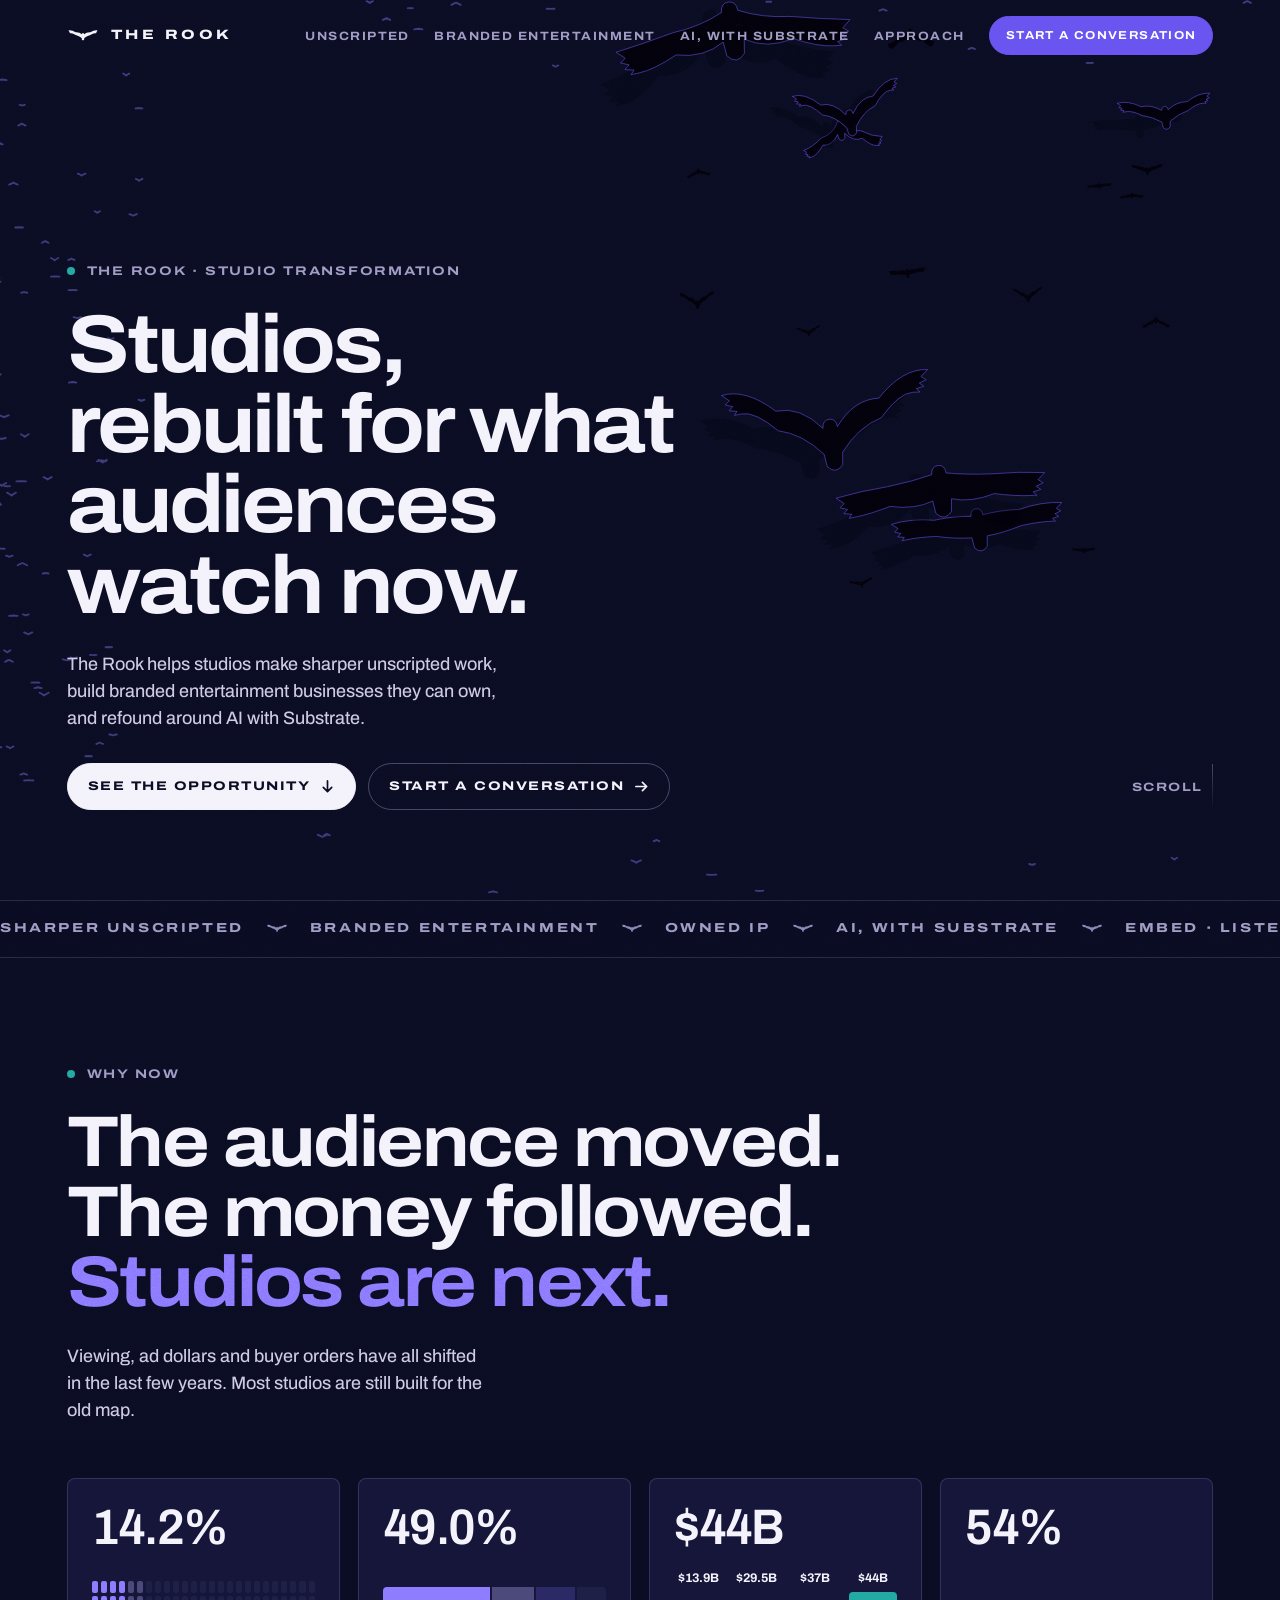
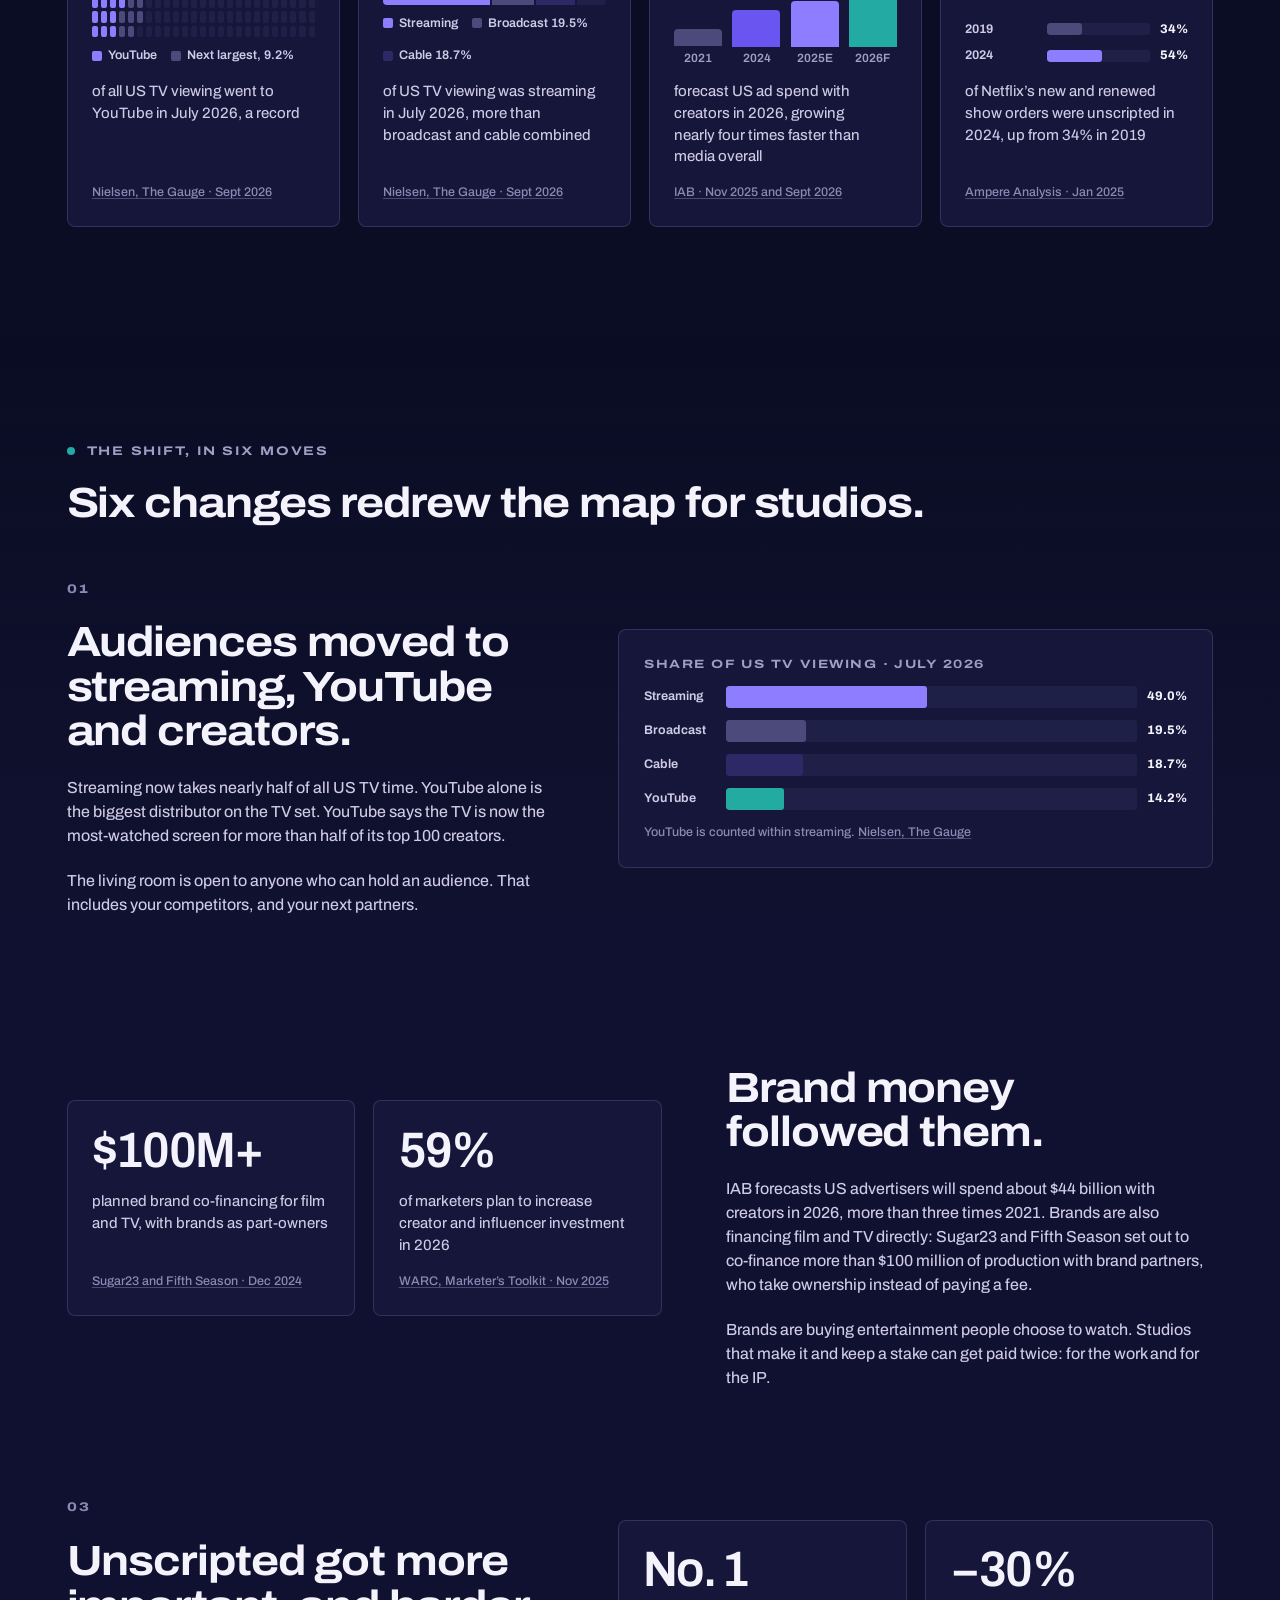
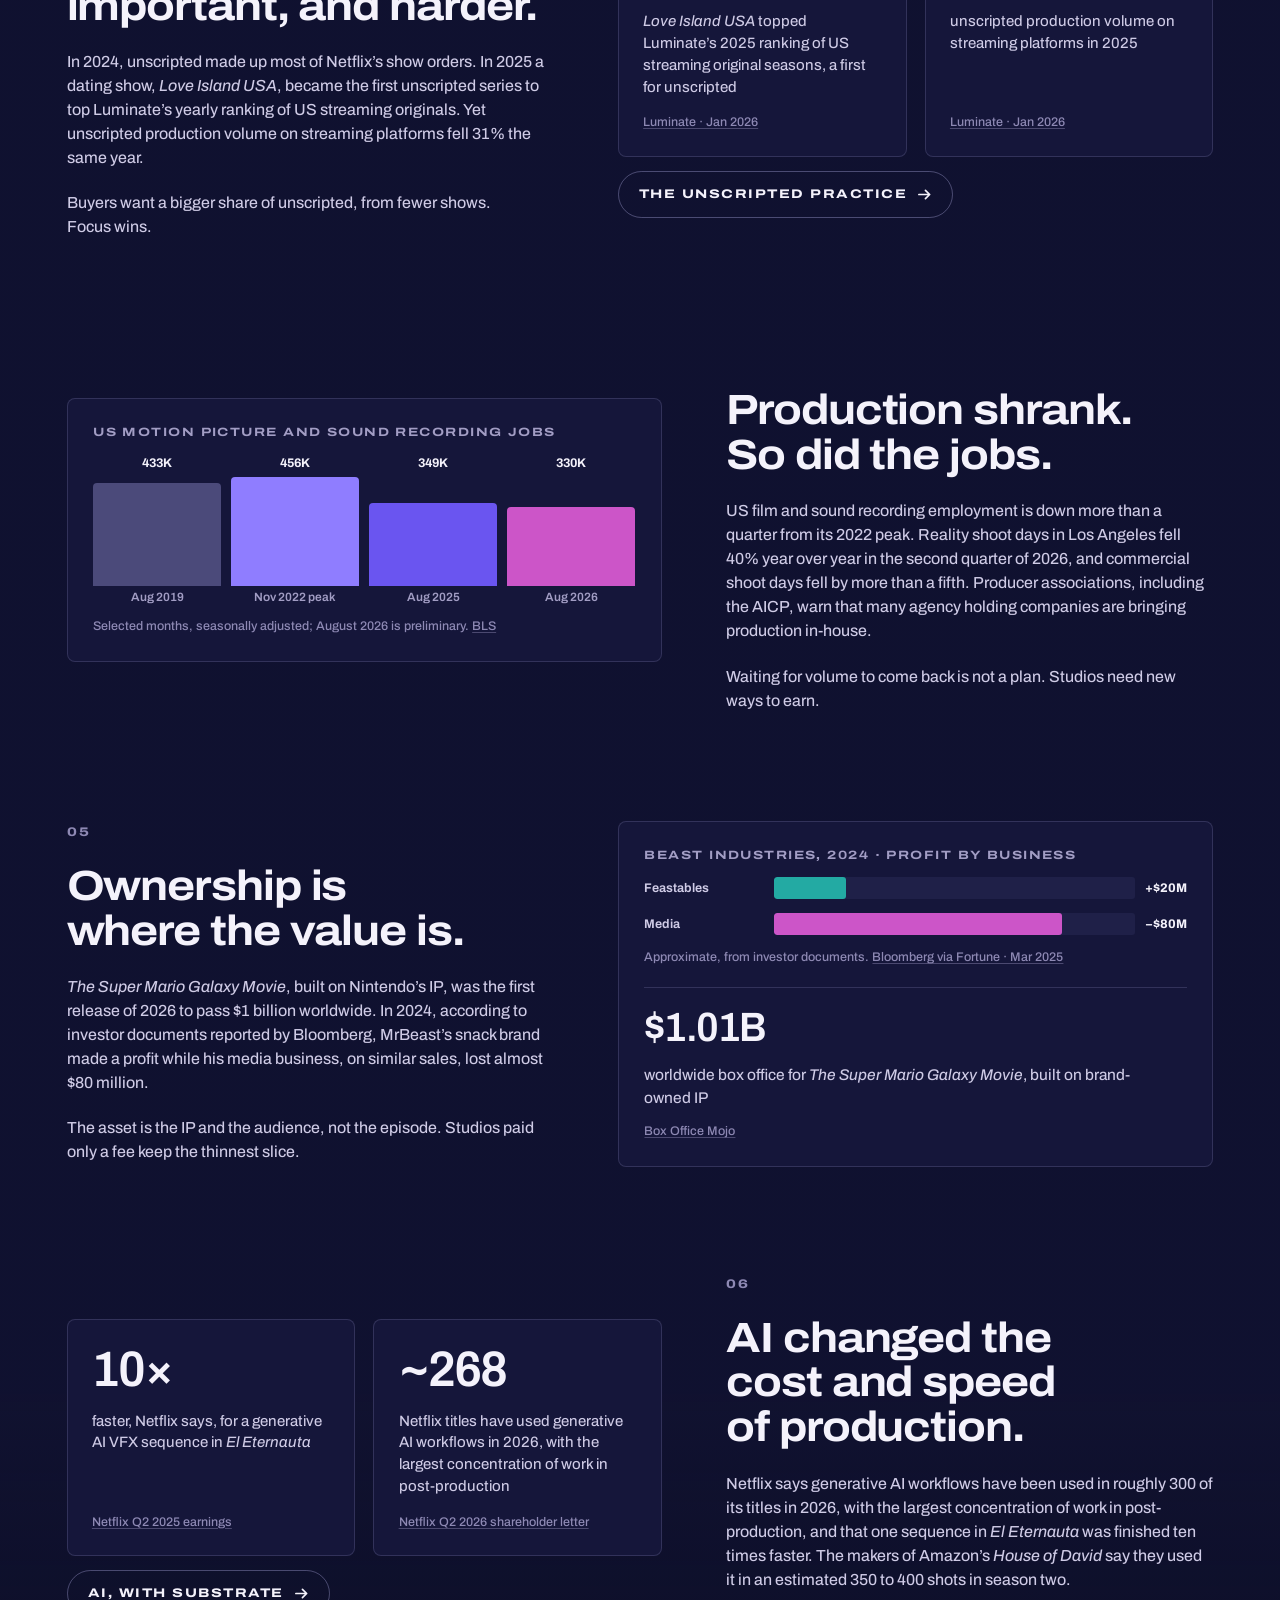
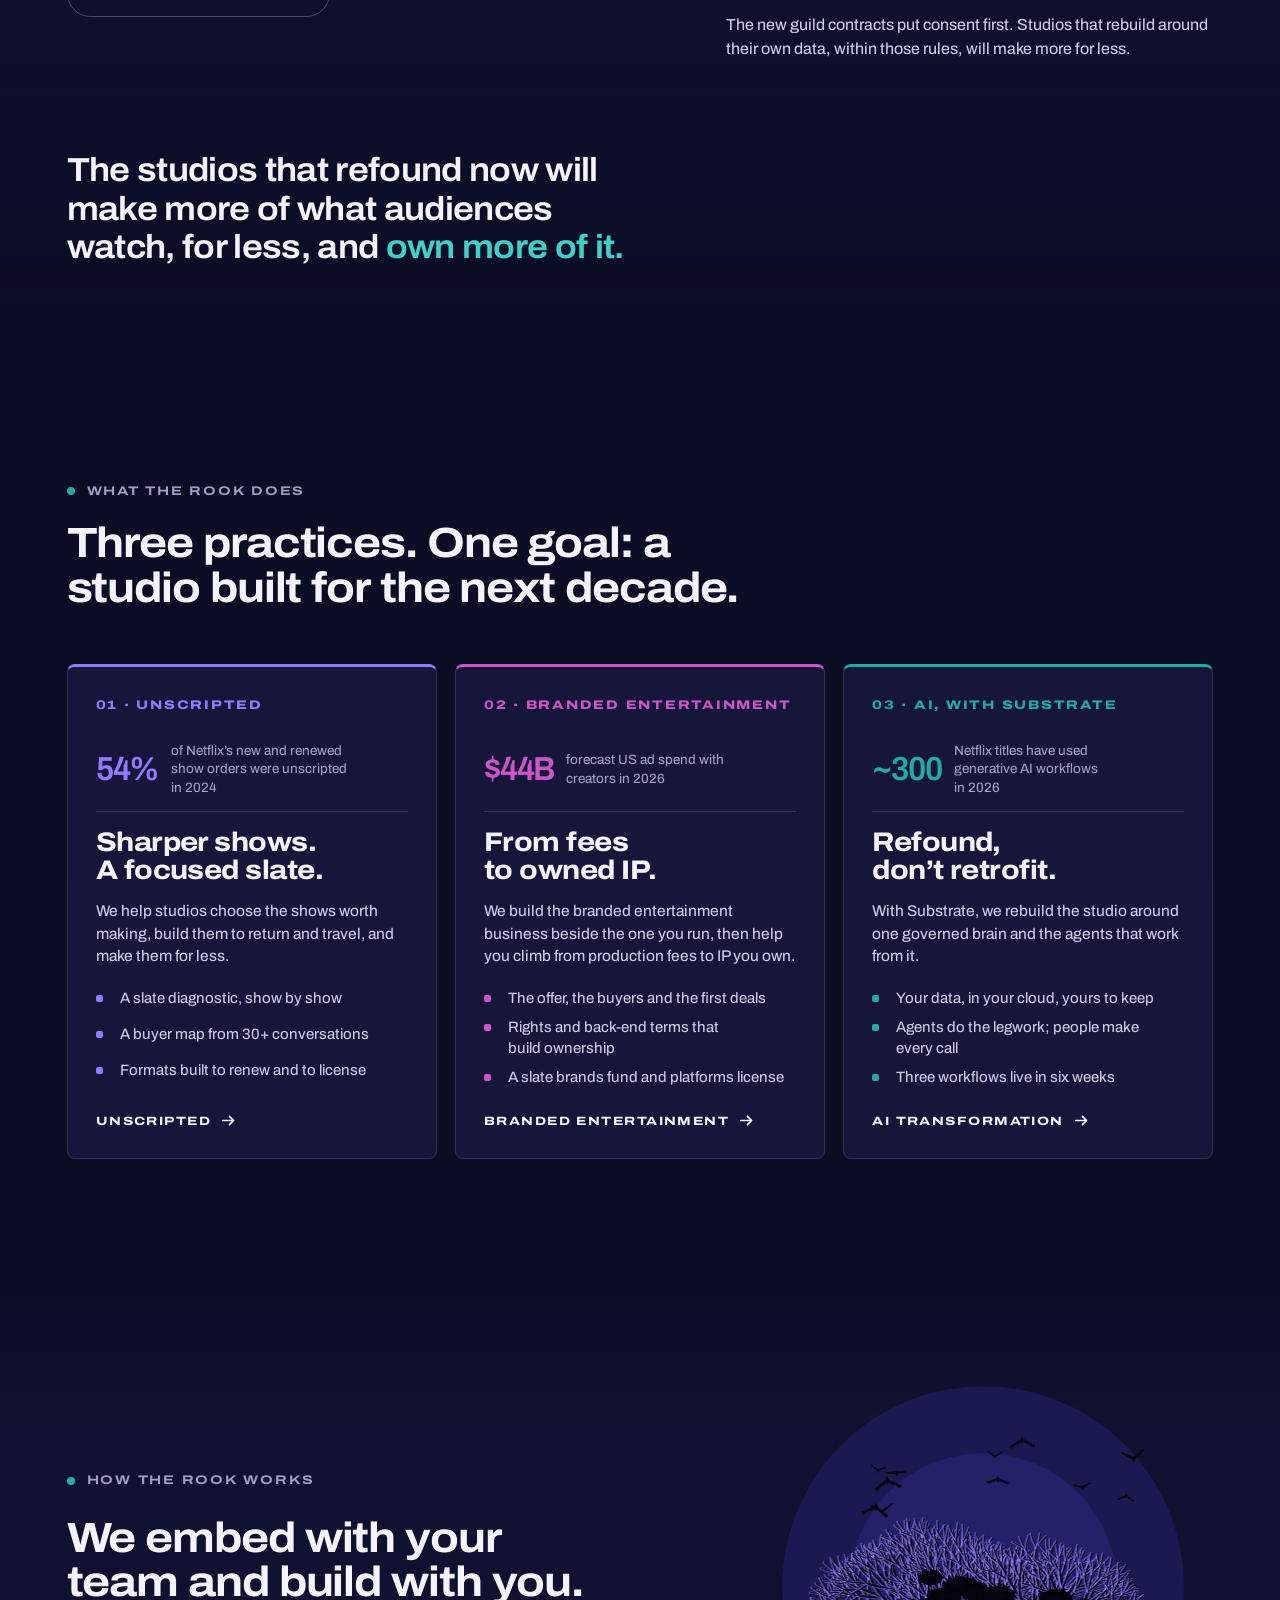
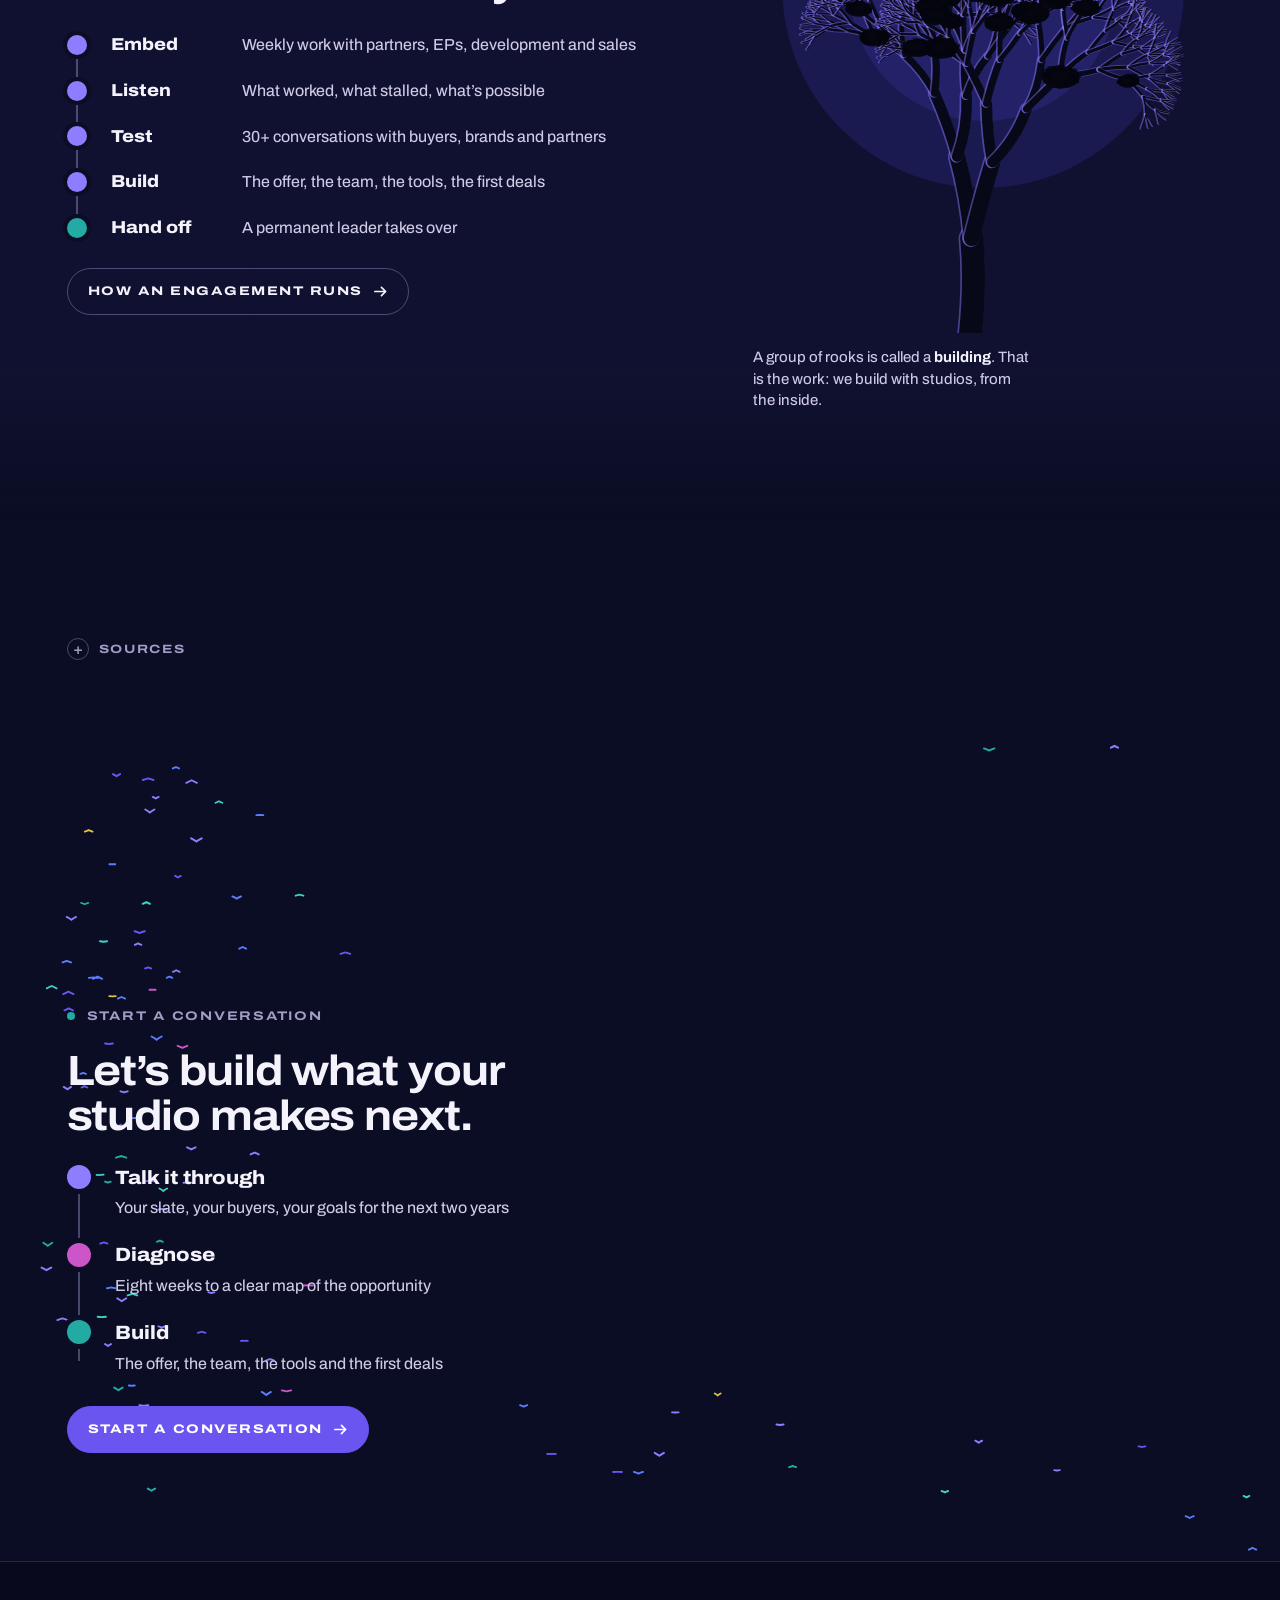
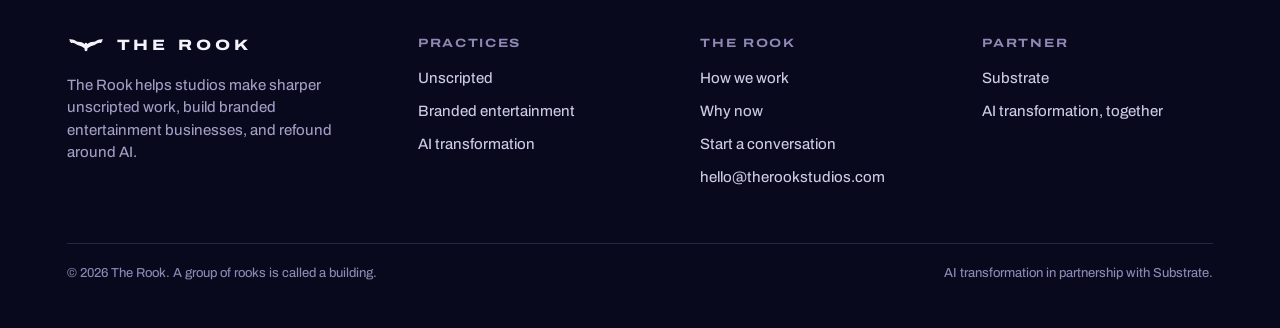
<file: index.html>
<!doctype html>
<html lang="en">
<head>
<meta charset="utf-8">
<meta name="viewport" content="width=device-width, initial-scale=1, viewport-fit=cover">
<title>The Rook · Studios, rebuilt for what audiences watch now</title>
<meta name="description" content="The Rook helps studios make sharper unscripted work, build branded entertainment businesses they can own, and refound around AI with Substrate.">
<meta name="theme-color" content="#0b0d24">
<meta property="og:type" content="website">
<meta property="og:site_name" content="The Rook">
<meta property="og:title" content="The Rook · Studios, rebuilt for what audiences watch now">
<meta property="og:description" content="The Rook helps studios make sharper unscripted work, build branded entertainment businesses they can own, and refound around AI with Substrate.">
<meta property="og:image" content="assets/img/og.png">
<meta property="og:image:width" content="1200">
<meta property="og:image:height" content="630">
<meta name="twitter:card" content="summary_large_image">

<link rel="icon" href="assets/img/favicon.svg" type="image/svg+xml">
<link rel="apple-touch-icon" href="assets/img/apple-touch-icon.png">
<link rel="preload" href="assets/fonts/archivo-variable.woff2" as="font" type="font/woff2" crossorigin>
<link rel="stylesheet" href="assets/css/rook.css">
<script>document.documentElement.classList.add('js')</script>
</head>
<body>
<a class="skip" href="#main">Skip to content</a>
<svg width="0" height="0" style="position:absolute" aria-hidden="true" focusable="false">
  <defs>
    <symbol id="bird" viewBox="0 0 24 9.6"><path d="M12 3Q12.71 3 12.77 3.88Q14.86 2.17 17.5 2.4Q20.36 .48 23 .92L22.23 1.58L22.73 1.97L21.95 2.24L22.39 2.63L21.57 2.79L21.9 3.18L21.13 3.12Q19.7 3.01 17.5 4.49Q14.97 5.15 12.99 6.63L12.82 7.95Q12 8.94 11.18 7.95L11.01 6.63Q9.03 5.15 6.5 4.49Q4.3 3.01 2.87 3.12L2.1 3.18L2.43 2.79L1.61 2.63L2.04 2.24L1.28 1.97L1.77 1.58L1 .92Q3.64 .48 6.5 2.4Q9.14 2.17 11.23 3.88Q11.29 3 12 3Z"/></symbol>
    <symbol id="arrow" viewBox="0 0 16 16"><path d="M2 8h11M9 3.5 13.5 8 9 12.5" fill="none" stroke="currentColor" stroke-width="1.8" stroke-linecap="round" stroke-linejoin="round"/></symbol>
    <symbol id="down" viewBox="0 0 16 16"><path d="M8 2v11M3.5 9 8 13.5 12.5 9" fill="none" stroke="currentColor" stroke-width="1.8" stroke-linecap="round" stroke-linejoin="round"/></symbol>
    <symbol id="loop" viewBox="0 0 24 24"><path d="M20 12a8 8 0 1 1-2.34-5.66M20 4v5h-5" fill="none" stroke="currentColor" stroke-width="2" stroke-linecap="round" stroke-linejoin="round"/></symbol>
  </defs>
</svg>
<canvas id="sky" aria-hidden="true"></canvas>
<header class="site-head">
  <div class="wrap">
    <a class="brand" href="index.html" aria-current="page" aria-label="The Rook, home"><svg viewBox="0 0 24 9.6" aria-hidden="true"><use href="#bird"/></svg><span>The Rook</span></a>
    <button class="menu-btn" type="button" aria-label="Menu" aria-expanded="false" aria-controls="site-nav"><i></i></button>
    <nav class="nav" id="site-nav" aria-label="Main">
        <a href="unscripted.html">Unscripted</a>
        <a href="branded-entertainment.html">Branded entertainment</a>
        <a href="ai.html">AI, with Substrate</a>
        <a href="approach.html">Approach</a>
        <a class="btn violet" href="#contact">Start a conversation</a>
    </nav>
  </div>
</header>
<main id="main">
<section class="hero" aria-labelledby="hero-h">
  <canvas class="formation" data-shape="bird" aria-hidden="true"></canvas>
  <div class="wrap">
    <div class="hero-copy">
      <p class="eyebrow rev" style="--d:.55s">The Rook · Studio transformation</p>
      <h1 class="display rev" id="hero-h" style="--d:.7s">Studios, rebuilt for what audiences watch now.</h1>
      <p class="lede rev" style="--d:.9s">The Rook helps studios make sharper unscripted work, build branded entertainment businesses they can own, and refound around AI with Substrate.</p>
      <div class="hero-ctas rev" style="--d:1.05s"><a class="btn solid" href="#shift">See the opportunity <svg aria-hidden="true"><use href="#down"/></svg></a><a class="btn" href="#contact">Start a conversation <svg aria-hidden="true"><use href="#arrow"/></svg></a></div>
    </div>
  </div>
  <div class="scrollcue" aria-hidden="true"><span class="k">Scroll</span><i></i></div>
</section>

<div class="marquee" aria-hidden="true"><div class="track">
  <span>Sharper unscripted <svg viewBox="0 0 24 9.6"><use href="#bird"/></svg> Branded entertainment <svg viewBox="0 0 24 9.6"><use href="#bird"/></svg> Owned IP <svg viewBox="0 0 24 9.6"><use href="#bird"/></svg> AI, with Substrate <svg viewBox="0 0 24 9.6"><use href="#bird"/></svg> Embed · Listen · Test · Build · Hand off <svg viewBox="0 0 24 9.6"><use href="#bird"/></svg></span>
  <span>Sharper unscripted <svg viewBox="0 0 24 9.6"><use href="#bird"/></svg> Branded entertainment <svg viewBox="0 0 24 9.6"><use href="#bird"/></svg> Owned IP <svg viewBox="0 0 24 9.6"><use href="#bird"/></svg> AI, with Substrate <svg viewBox="0 0 24 9.6"><use href="#bird"/></svg> Embed · Listen · Test · Build · Hand off <svg viewBox="0 0 24 9.6"><use href="#bird"/></svg></span>
</div></div>

<section class="sec" id="shift" aria-labelledby="shift-h">
  <div class="wrap">
    <div class="statement head">
      <p class="eyebrow rev">Why now</p>
      <h2 class="display rev" id="shift-h" style="font-size:clamp(40px,5.6vw,92px)">The audience moved. The money followed. <em>Studios are next.</em></h2>
      <p class="lede rev">Viewing, ad dollars and buyer orders have all shifted in the last few years. Most studios are still built for the old map.</p>
    </div>
    <div class="stats">
      <article class="stat panel rev">
        <div class="big nums" data-count="14.2" data-dec="1" data-suf="%">14.2%</div>
        <div class="viz" role="img" aria-label="Share of US TV viewing, July 2026: YouTube 14.2 percent, the next largest media company 9.2 percent">
          <div class="waffle" data-a="14" data-b="9"></div>
          <div class="vlegend"><span><i style="background:var(--violet-2)"></i>YouTube</span><span><i style="background:#4b4a7a"></i>Next largest, 9.2%</span></div>
        </div>
        <p class="body">of all US TV viewing went to YouTube in July 2026, a record</p>
        <p class="src"><a href="#src-1">Nielsen, The Gauge · Sept 2026</a></p>
      </article>
      <article class="stat panel rev">
        <div class="big nums" data-count="49" data-dec="1" data-suf="%">49.0%</div>
        <div class="viz" role="img" aria-label="US TV viewing in July 2026: streaming 49.0 percent, broadcast 19.5 percent, cable 18.7 percent, other 12.8 percent">
          <div class="hbar"><i style="--w:calc(49% - 2px)"></i><i style="--w:calc(19.5% - 2px);--c:#4b4a7a"></i><i style="--w:calc(18.7% - 2px);--c:#2c2a66"></i><i style="--w:12.8%;--c:var(--track)"></i></div>
          <div class="vlegend"><span><i style="background:var(--violet-2)"></i>Streaming</span><span><i style="background:#4b4a7a"></i>Broadcast 19.5%</span><span><i style="background:#2c2a66"></i>Cable 18.7%</span></div>
        </div>
        <p class="body">of US TV viewing was streaming in July 2026, more than broadcast and cable combined</p>
        <p class="src"><a href="#src-1">Nielsen, The Gauge · Sept 2026</a></p>
      </article>
      <article class="stat panel rev">
        <div class="big nums" data-count="44" data-pre="$" data-suf="B">$44B</div>
        <div class="viz cols" style="--n:4" role="img" aria-label="US creator ad spend: 13.9 billion dollars in 2021, 29.5 billion in 2024, 37 billion projected for 2025, 44 billion forecast for 2026">
          <div class="col"><span>$13.9B</span><i style="--h:31.6%;--c:#4b4a7a;--dd:.6s"></i><small>2021</small></div>
          <div class="col"><span>$29.5B</span><i style="--h:67%;--c:#6a55f0;--dd:.72s"></i><small>2024</small></div>
          <div class="col"><span>$37B</span><i style="--h:84.1%;--dd:.84s"></i><small>2025E</small></div>
          <div class="col"><span>$44B</span><i style="--h:100%;--c:var(--teal);--dd:.96s"></i><small>2026F</small></div>
        </div>
        <p class="body">forecast US ad spend with creators in 2026, growing nearly four times faster than media overall</p>
        <p class="src"><a href="#src-2">IAB · Nov 2025 and Sept 2026</a></p>
      </article>
      <article class="stat panel rev">
        <div class="big nums" data-count="54" data-suf="%">54%</div>
        <div class="viz meter" role="img" aria-label="Unscripted share of Netflix first-run and renewal show orders: 34 percent in 2019, 54 percent in 2024">
          <div class="m"><span>2019</span><span class="tr"><i style="--w:34%;--c:#4b4a7a"></i></span><b>34%</b></div>
          <div class="m"><span>2024</span><span class="tr"><i style="--w:54%;--dd:.75s"></i></span><b>54%</b></div>
        </div>
        <p class="body">of Netflix’s new and renewed show orders were unscripted in 2024, up from 34% in 2019</p>
        <p class="src"><a href="#src-3">Ampere Analysis · Jan 2025</a></p>
      </article>
    </div>
  </div>
</section>

<section class="sec band" aria-labelledby="moves-h">
  <div class="wrap">
    <div class="head">
      <p class="eyebrow rev">The shift, in six moves</p>
      <h2 class="title wide rev" id="moves-h">Six changes redrew the map for studios.</h2>
    </div>
    <div class="chapters">

      <article class="chapter" data-pass="small">
        <div class="ch-copy">
          <p class="ch-num rev">01</p>
          <h3 class="title rev">Audiences moved to streaming, YouTube and creators.</h3>
          <p class="body rev">Streaming now takes nearly half of all US TV time. YouTube alone is the biggest distributor on the TV set. YouTube says the TV is now the most-watched screen for more than half of its top 100 creators.</p>
          <p class="body rev">The living room is open to anyone who can hold an audience. That includes your competitors, and your next partners.</p>
        </div>
        <figure class="ch-viz panel rev" style="padding:clamp(20px,2vw,30px)">
          <p class="k">Share of US TV viewing · July 2026</p>
          <div class="meter" style="gap:12px">
            <div class="m"><span>Streaming</span><span class="tr" style="height:22px"><i style="--w:49%;--dd:.5s"></i></span><b>49.0%</b></div>
            <div class="m"><span>Broadcast</span><span class="tr" style="height:22px"><i style="--w:19.5%;--c:#4b4a7a;--dd:.6s"></i></span><b>19.5%</b></div>
            <div class="m"><span>Cable</span><span class="tr" style="height:22px"><i style="--w:18.7%;--c:#2c2a66;--dd:.7s"></i></span><b>18.7%</b></div>
            <div class="m"><span>YouTube</span><span class="tr" style="height:22px"><i style="--w:14.2%;--c:var(--teal);--dd:.8s"></i></span><b>14.2%</b></div>
          </div>
          <p class="src">YouTube is counted within streaming. <a href="#src-1">Nielsen, The Gauge</a></p>
        </figure>
      </article>

      <article class="chapter">
        <div class="ch-copy">
          <p class="ch-num rev">02</p>
          <h3 class="title rev">Brand money followed them.</h3>
          <p class="body rev">IAB forecasts US advertisers will spend about $44 billion with creators in 2026, more than three times 2021. Brands are also financing film and TV directly: Sugar23 and Fifth Season set out to co-finance more than $100 million of production with brand partners, who take ownership instead of paying a fee.</p>
          <p class="body rev">Brands are buying entertainment people choose to watch. Studios that make it and keep a stake can get paid twice: for the work and for the IP.</p>
        </div>
        <div class="ch-viz">
          <div class="stats two">
            <article class="stat panel noviz rev"><div class="big nums">$100M+</div><p class="body">planned brand co-financing for film and TV, with brands as part-owners</p><p class="src"><a href="#src-4">Sugar23 and Fifth Season · Dec 2024</a></p></article>
            <article class="stat panel noviz rev"><div class="big nums" data-count="61" data-suf="%">61%</div><p class="body">of marketers plan to increase creator and influencer investment in 2026</p><p class="src"><a href="#src-5">WARC, Marketer’s Toolkit · Nov 2025</a></p></article>
          </div>
        </div>
      </article>

      <article class="chapter">
        <div class="ch-copy">
          <p class="ch-num rev">03</p>
          <h3 class="title rev">Unscripted got more important, and harder.</h3>
          <p class="body rev">In 2024, unscripted made up most of Netflix’s show orders. In 2025 a dating show, <cite>Love Island USA</cite>, became the first unscripted series to top Luminate’s yearly ranking of US streaming originals. Yet unscripted production volume on streaming platforms fell 31% the same year.</p>
          <p class="body rev">Buyers want a bigger share of unscripted, from fewer shows. Focus wins.</p>
        </div>
        <div class="ch-viz">
          <div class="stats two">
            <article class="stat panel noviz rev"><div class="big nums">No.&nbsp;1</div><p class="body"><cite>Love Island USA</cite> topped Luminate’s 2025 ranking of US streaming original seasons, a first for unscripted</p><p class="src"><a href="#src-6">Luminate · Jan 2026</a></p></article>
            <article class="stat panel noviz rev"><div class="big nums"><span data-count="31" data-pre="−" data-suf="%">−31%</span></div><p class="body">unscripted production volume on streaming platforms in 2025</p><p class="src"><a href="#src-6">Luminate · Jan 2026</a></p></article>
          </div>
          <a class="btn rev" href="unscripted.html" style="justify-self:start">The unscripted practice <svg aria-hidden="true"><use href="#arrow"/></svg></a>
        </div>
      </article>

      <article class="chapter" data-pass="small">
        <div class="ch-copy">
          <p class="ch-num rev">04</p>
          <h3 class="title rev">Production shrank. So did the jobs.</h3>
          <p class="body rev">US film and sound recording employment is down more than a quarter from its 2022 peak. Reality shoot days in Los Angeles fell 40% year over year in the second quarter of 2026, and commercial shoot days fell by more than a fifth. Producer associations, including the AICP, warn that many agency holding companies are bringing production in-house.</p>
          <p class="body rev">Waiting for volume to come back is not a plan. Studios need new ways to earn.</p>
        </div>
        <figure class="ch-viz panel rev" style="padding:clamp(20px,2vw,30px)">
          <p class="k">US motion picture and sound recording jobs</p>
          <div class="viz cols" style="--n:4;height:150px" role="img" aria-label="US employment in motion picture and sound recording industries, selected months: 433 thousand in August 2019, a peak of 456 thousand in November 2022, 349 thousand in August 2025 and 330 thousand in August 2026">
            <div class="col"><span>433K</span><i style="--h:94.9%;--c:#4b4a7a;--dd:.5s"></i><small>Aug 2019</small></div>
            <div class="col"><span>456K</span><i style="--h:100%;--c:var(--violet-2);--dd:.62s"></i><small>Nov 2022 peak</small></div>
            <div class="col"><span>349K</span><i style="--h:76.5%;--c:#6a55f0;--dd:.74s"></i><small>Aug 2025</small></div>
            <div class="col"><span>330K</span><i style="--h:72.3%;--c:var(--magenta);--dd:.86s"></i><small>Aug 2026</small></div>
          </div>
          <p class="src">Selected months, seasonally adjusted; August 2026 is preliminary. <a href="#src-7">BLS</a></p>
        </figure>
      </article>

      <article class="chapter">
        <div class="ch-copy">
          <p class="ch-num rev">05</p>
          <h3 class="title rev">Ownership is where the value is.</h3>
          <p class="body rev"><cite>The Super Mario Galaxy Movie</cite>, built on Nintendo’s IP, was the first release of 2026 to pass $1 billion worldwide. In 2024, according to investor documents reported by Bloomberg, MrBeast’s snack brand made a profit while his media business, on similar sales, lost almost $80 million.</p>
          <p class="body rev">The asset is the IP and the audience, not the episode. Studios paid only a fee keep the thinnest slice.</p>
        </div>
        <figure class="ch-viz panel rev" style="padding:clamp(20px,2vw,30px)">
          <p class="k">Beast Industries, 2024 · profit by business</p>
          <div class="meter" style="gap:14px" role="img" aria-label="In 2024 Feastables made more than 20 million dollars in profit on about 250 million in sales; the media business had similar sales and lost almost 80 million">
            <div class="m" style="grid-template-columns:120px minmax(0,1fr) auto"><span>Feastables</span><span class="tr" style="height:22px"><i style="--w:20%;--c:var(--teal);--dd:.5s"></i></span><b>+$20M</b></div>
            <div class="m" style="grid-template-columns:120px minmax(0,1fr) auto"><span>Media</span><span class="tr" style="height:22px"><i style="--w:80%;--c:var(--magenta);--dd:.65s"></i></span><b>−$80M</b></div>
          </div>
          <p class="src">Approximate, from investor documents. <a href="#src-8">Bloomberg via Fortune · Mar 2025</a></p>
          <hr class="rule" style="margin:6px 0">
          <div class="big nums" style="font-size:clamp(36px,3.2vw,52px)">$1.01B</div>
          <p class="body" style="font-size:15.5px">worldwide box office for <cite>The Super Mario Galaxy Movie</cite>, built on brand-owned IP</p>
          <p class="src"><a href="#src-9">Box Office Mojo</a></p>
        </figure>
      </article>

      <article class="chapter" data-pass="small">
        <div class="ch-copy">
          <p class="ch-num rev">06</p>
          <h3 class="title rev">AI changed the cost and speed of production.</h3>
          <p class="body rev">Netflix says generative AI workflows have been used in roughly 300 of its titles in 2026, with the largest concentration of work in post-production, and that one sequence in <cite>El Eternauta</cite> was finished ten times faster. The makers of Amazon’s <cite>House of David</cite> say they used it in an estimated 350 to 400 shots in season two.</p>
          <p class="body rev">The new guild contracts put consent first. Studios that rebuild around their own data, within those rules, will make more for less.</p>
        </div>
        <div class="ch-viz">
          <div class="stats two">
            <article class="stat panel noviz rev"><div class="big nums">10×</div><p class="body">faster, Netflix says, for a generative AI VFX sequence in <cite>El Eternauta</cite></p><p class="src"><a href="#src-10">Netflix Q2 2025 earnings</a></p></article>
            <article class="stat panel noviz rev"><div class="big nums">~<span data-count="300">300</span></div><p class="body">Netflix titles have used generative AI workflows in 2026, with the largest concentration of work in post-production</p><p class="src"><a href="#src-11">Netflix Q2 2026 shareholder letter</a></p></article>
          </div>
          <a class="btn rev" href="ai.html" style="justify-self:start">AI, with Substrate <svg aria-hidden="true"><use href="#arrow"/></svg></a>
        </div>
      </article>

    </div>
    <p class="pull rev" style="margin-top:clamp(56px,10vh,110px)">The studios that refound now will make more of what audiences watch, for less, and <em>own more of it.</em></p>
  </div>
</section>

<section class="sec" id="practices" aria-labelledby="pr-h" data-pass="flock">
  <div class="wrap">
    <div class="head">
      <p class="eyebrow rev">What The Rook does</p>
      <h2 class="title wide rev" id="pr-h">Three practices. One goal: a studio built for the next decade.</h2>
    </div>
    <div class="practices">
      <a class="practice panel rev" href="unscripted.html" style="--c:var(--violet-2)">
        <span class="no">01 · Unscripted</span>
        <p class="pstat"><b>54%</b><span>of Netflix’s new and renewed show orders were unscripted in 2024</span></p>
        <h3>Sharper shows. A focused slate.</h3>
        <p>We help studios choose the shows worth making, build them to return and travel, and make them for less.</p>
        <ul><li>A slate diagnostic, show by show</li><li>A buyer map from 30+ conversations</li><li>Formats built to renew and to license</li></ul>
        <span class="more">Unscripted <svg aria-hidden="true"><use href="#arrow"/></svg></span>
      </a>
      <a class="practice panel rev" href="branded-entertainment.html" style="--c:var(--magenta)">
        <span class="no">02 · Branded entertainment</span>
        <p class="pstat"><b>$44B</b><span>forecast US ad spend with creators in 2026</span></p>
        <h3>From fees to owned IP.</h3>
        <p>We build the branded entertainment business beside the one you run, then help you climb from production fees to IP you own.</p>
        <ul><li>The offer, the buyers and the first deals</li><li>Rights and back-end terms that build ownership</li><li>A slate brands fund and platforms license</li></ul>
        <span class="more">Branded entertainment <svg aria-hidden="true"><use href="#arrow"/></svg></span>
      </a>
      <a class="practice panel rev" href="ai.html" style="--c:var(--teal)">
        <span class="no">03 · AI, with Substrate</span>
        <p class="pstat"><b>~300</b><span>Netflix titles have used generative AI workflows in 2026</span></p>
        <h3>Refound, don’t retrofit.</h3>
        <p>With Substrate, we rebuild the studio around one governed brain and the agents that work from it.</p>
        <ul><li>Your data, in your cloud, yours to keep</li><li>Agents do the legwork; people make every call</li><li>Three workflows live in six weeks</li></ul>
        <span class="more">AI transformation <svg aria-hidden="true"><use href="#arrow"/></svg></span>
      </a>
    </div>
  </div>
</section>

<section class="sec band" aria-labelledby="how-h">
  <div class="wrap split l">
    <div class="stack-l">
      <p class="eyebrow rev">How The Rook works</p>
      <h2 class="title rev" id="how-h">We embed with your team and build with you.</h2>
      <ol class="rail">
        <li class="rev" style="--c:var(--violet-2)"><b>Embed</b><span>Weekly work with partners, EPs, development and sales</span></li>
        <li class="rev" style="--c:var(--violet-2)"><b>Listen</b><span>What worked, what stalled, what’s possible</span></li>
        <li class="rev" style="--c:var(--violet-2)"><b>Test</b><span>30+ conversations with buyers, brands and partners</span></li>
        <li class="rev" style="--c:var(--violet-2)"><b>Build</b><span>The offer, the team, the tools, the first deals</span></li>
        <li class="rev" style="--c:var(--teal)"><b>Hand off</b><span>A permanent leader takes over</span></li>
      </ol>
      <a class="btn rev" href="approach.html" style="justify-self:start">How an engagement runs <svg aria-hidden="true"><use href="#arrow"/></svg></a>
    </div>
    <figure class="rookery-fig rev">
      <canvas id="rookery" class="rookery" aria-hidden="true"></canvas>
      <figcaption>A group of rooks is called a <b>building</b>. That is the work: we build with studios, from the inside.</figcaption>
    </figure>
  </div>
</section>

<section class="sec tight" aria-label="Sources">
  <div class="wrap">
    <details class="sources">
      <summary>Sources</summary>
      <ol>
        <li id="src-1">Nielsen, The Gauge, July 2026, published September 10, 2026. <a href="https://www.nielsen.com/news-center/2026/tv-usage-kicks-usual-summer-slowdown-fueled-by-world-cup-and-streaming-in-nielsens-july-gauge-reports/">nielsen.com</a>; YouTube, Made on YouTube 2026, September 23, 2026. <a href="https://blog.youtube/news-and-events/made-on-youtube-creators-shorts-series-tv-features/">blog.youtube</a></li>
        <li id="src-2">IAB, 2025 Creator Economy Ad Spend &amp; Strategy Report, November 20, 2025 <a href="https://www.iab.com/insights/2025-Creator-economy-ad-spend-strategy-report">iab.com</a>; IAB CreatorFronts 2026 recap, September 25, 2026 <a href="https://www.iab.com/blog/2026-iab-creatorfronts-event-recap/">iab.com</a></li>
        <li id="src-3">Ampere Analysis, “10 Unscripted TV trends you need to know,” MIP London, January 2025. <a href="https://www.mip-london.com/content/dam/sitebuilder/rm/mip-london/2025/pdf/MIP_LONDON_10_UNSCRIPTED_TRENDS_AMPERE_ANALYSIS.pdf">mip-london.com</a></li>
        <li id="src-4">Sugar23, “Sugar23 and Fifth Season create new brand-focused TV and film studio,” December 2, 2024. <a href="https://www.sugar23.com/news/sugar23-and-fifth-season-create-new-brand-focused-tv-and-film-studio">sugar23.com</a></li>
        <li id="src-5">WARC, The Marketer’s Toolkit 2026, via Advanced Television, November 11, 2025. <a href="https://www.advanced-television.com/2025/11/11/report-61-marketers-plan-to-increase-creator-marketing-in-2026/">advanced-television.com</a></li>
        <li id="src-6">Luminate, 2025 Year-End Film &amp; TV Report, January 2026. <a href="https://luminatedata.com/wp-content/uploads/2026/01/2025-Film-TV-Year-End-Report-1.pdf">luminatedata.com</a></li>
        <li id="src-7">US Bureau of Labor Statistics, Current Employment Statistics, series CES5051200001 <a href="https://data.bls.gov/timeseries/CES5051200001">bls.gov</a>; FilmLA, Q2 2026 on-location production report, July 23, 2026 <a href="https://filmla.com/california-film-tax-incentives-continue-to-create-job-opportunities-in-scripted-production/">filmla.com</a>; Independent World Producers Alliance, open letter to advertisers co-signed by AICP, April 16, 2026 <a href="https://producent-foreningen.d9.prod.combell.peytz.dk/sites/default/files/2026-04/INDEPENDENT%20WORLD%20PRODUCERS%20ALLIANCE%20LETTER%20_%20When%20independence%20becomes%20a%20guarantee%20value%20.docx.pdf">PDF</a>.</li>
        <li id="src-8">Fortune, reporting Bloomberg, “YouTube’s biggest star MrBeast makes more money from chocolate than videos,” March 11, 2025. <a href="https://fortune.com/2025/03/11/youtube-biggest-star-mrbeast-makes-more-money-chocolate-videos">fortune.com</a></li>
        <li id="src-9">Box Office Mojo, <cite>The Super Mario Galaxy Movie</cite>. <a href="https://www.boxofficemojo.com/release/rl3344662529/">boxofficemojo.com</a></li>
        <li id="src-10">Netflix Q2 2025 earnings call transcript, July 17, 2025 <a href="https://s22.q4cdn.com/959853165/files/doc_financials/2025/q2/Netflix-Inc-_Earnings-Call_Transcript.pdf">netflix.com investor relations</a>; WIRED, “Amazon’s House of David used over 350 AI shots in season 2,” November 10, 2025 <a href="https://www.wired.com/story/amazons-house-of-david-used-over-350-ai-shots-in-season-2-its-creator-isnt-sorry/">wired.com</a></li>
        <li id="src-11">Netflix Q2 2026 shareholder letter, July 16, 2026. <a href="https://s22.q4cdn.com/959853165/files/doc_financials/2026/q2/FINAL-Q2-26-Shareholder-Letter.pdf">netflix.com investor relations</a></li>
      </ol>
    </details>
  </div>
</section>

<section class="close-sec" id="contact" aria-labelledby="close-h">
  <canvas class="formation" data-shape="word" data-text="THE ROOK" aria-hidden="true"></canvas>
  <div class="wrap">
    <div class="close-copy">
      <p class="eyebrow rev">Start a conversation</p>
      <h2 class="title rev" id="close-h">Let’s build what your studio makes next.</h2>
      <ol class="nodes">
        <li class="rev" style="--c:var(--violet-2)"><h3>Talk it through</h3><p>Your slate, your buyers, your goals for the next two years</p></li>
        <li class="rev" style="--c:var(--magenta)"><h3>Diagnose</h3><p>Eight weeks to a clear map of the opportunity</p></li>
        <li class="rev" style="--c:var(--teal)"><h3>Build</h3><p>The offer, the team, the tools and the first deals</p></li>
      </ol>
      <div class="hero-ctas rev"><a class="btn violet" href="mailto:hello@therookstudios.com?subject=Hello%20from%20the%20website">Start a conversation <svg aria-hidden="true"><use href="#arrow"/></svg></a></div>
    </div>
  </div>
</section>
</main>
<footer class="site-foot">
  <div class="wrap">
    <div class="foot-grid">
      <div>
        <a class="brand" href="index.html" aria-label="The Rook, home"><svg viewBox="0 0 24 9.6" aria-hidden="true"><use href="#bird"/></svg><span>The Rook</span></a>
        <p>The Rook helps studios make sharper unscripted work, build branded entertainment businesses, and refound around AI.</p>
      </div>
      <div>
        <h2>Practices</h2>
        <ul>
          <li><a href="unscripted.html">Unscripted</a></li>
          <li><a href="branded-entertainment.html">Branded entertainment</a></li>
          <li><a href="ai.html">AI transformation</a></li>
        </ul>
      </div>
      <div>
        <h2>The Rook</h2>
        <ul>
          <li><a href="approach.html">How we work</a></li>
          <li><a href="index.html#shift">Why now</a></li>
          <li><a href="#contact">Start a conversation</a></li>
          <li><a href="mailto:hello@therookstudios.com">hello@therookstudios.com</a></li>
        </ul>
      </div>
      <div>
        <h2>Partner</h2>
        <ul>
          <li><a href="ai.html#substrate">Substrate</a></li>
          <li><a href="ai.html">AI transformation, together</a></li>
        </ul>
      </div>
    </div>
    <div class="foot-base">
      <span>© <span data-year>2026</span> The Rook. A group of rooks is called a building.</span>
      <span>AI transformation in partnership with Substrate.</span>
    </div>
  </div>
</footer>
<canvas id="near" aria-hidden="true"></canvas>
<div class="grain" aria-hidden="true"></div>
<div class="bars" aria-hidden="true"><i></i><i></i></div>
<script src="assets/js/rook.js" defer></script>
</body>
</html>
</file>
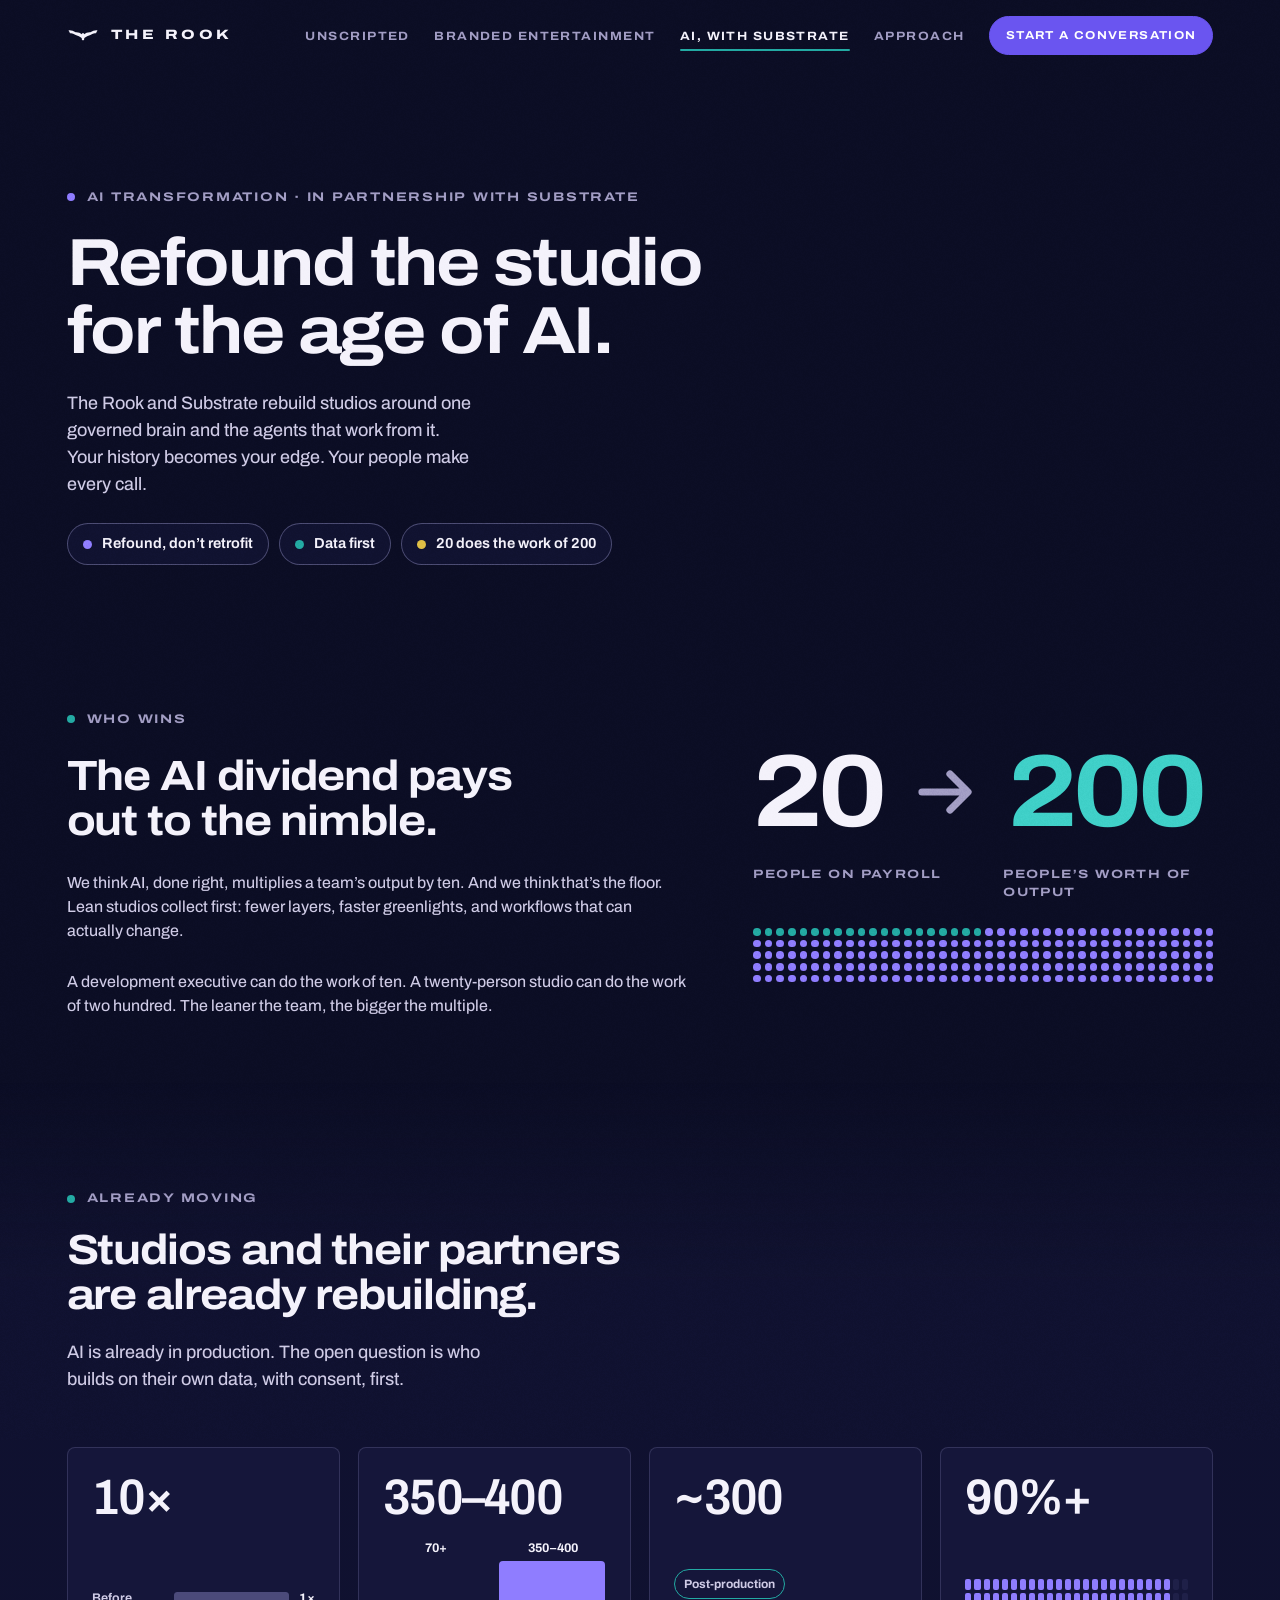
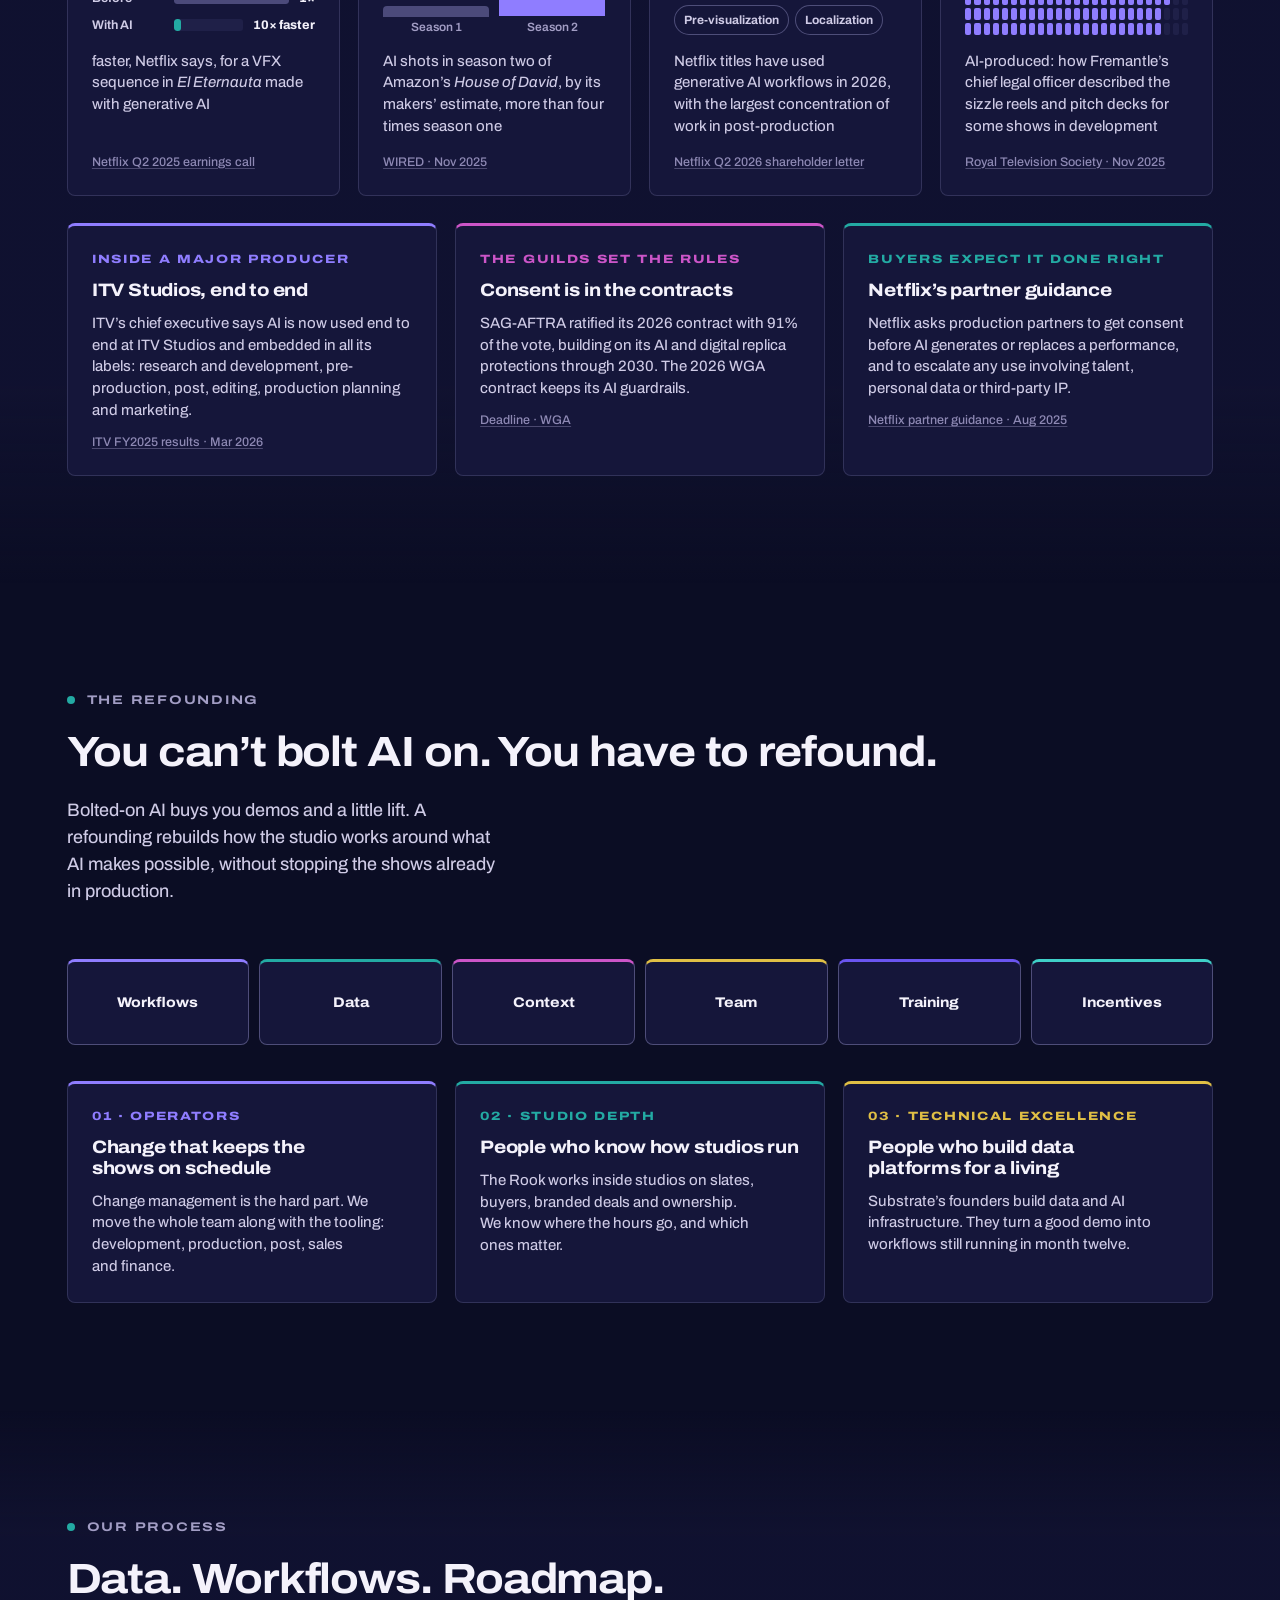
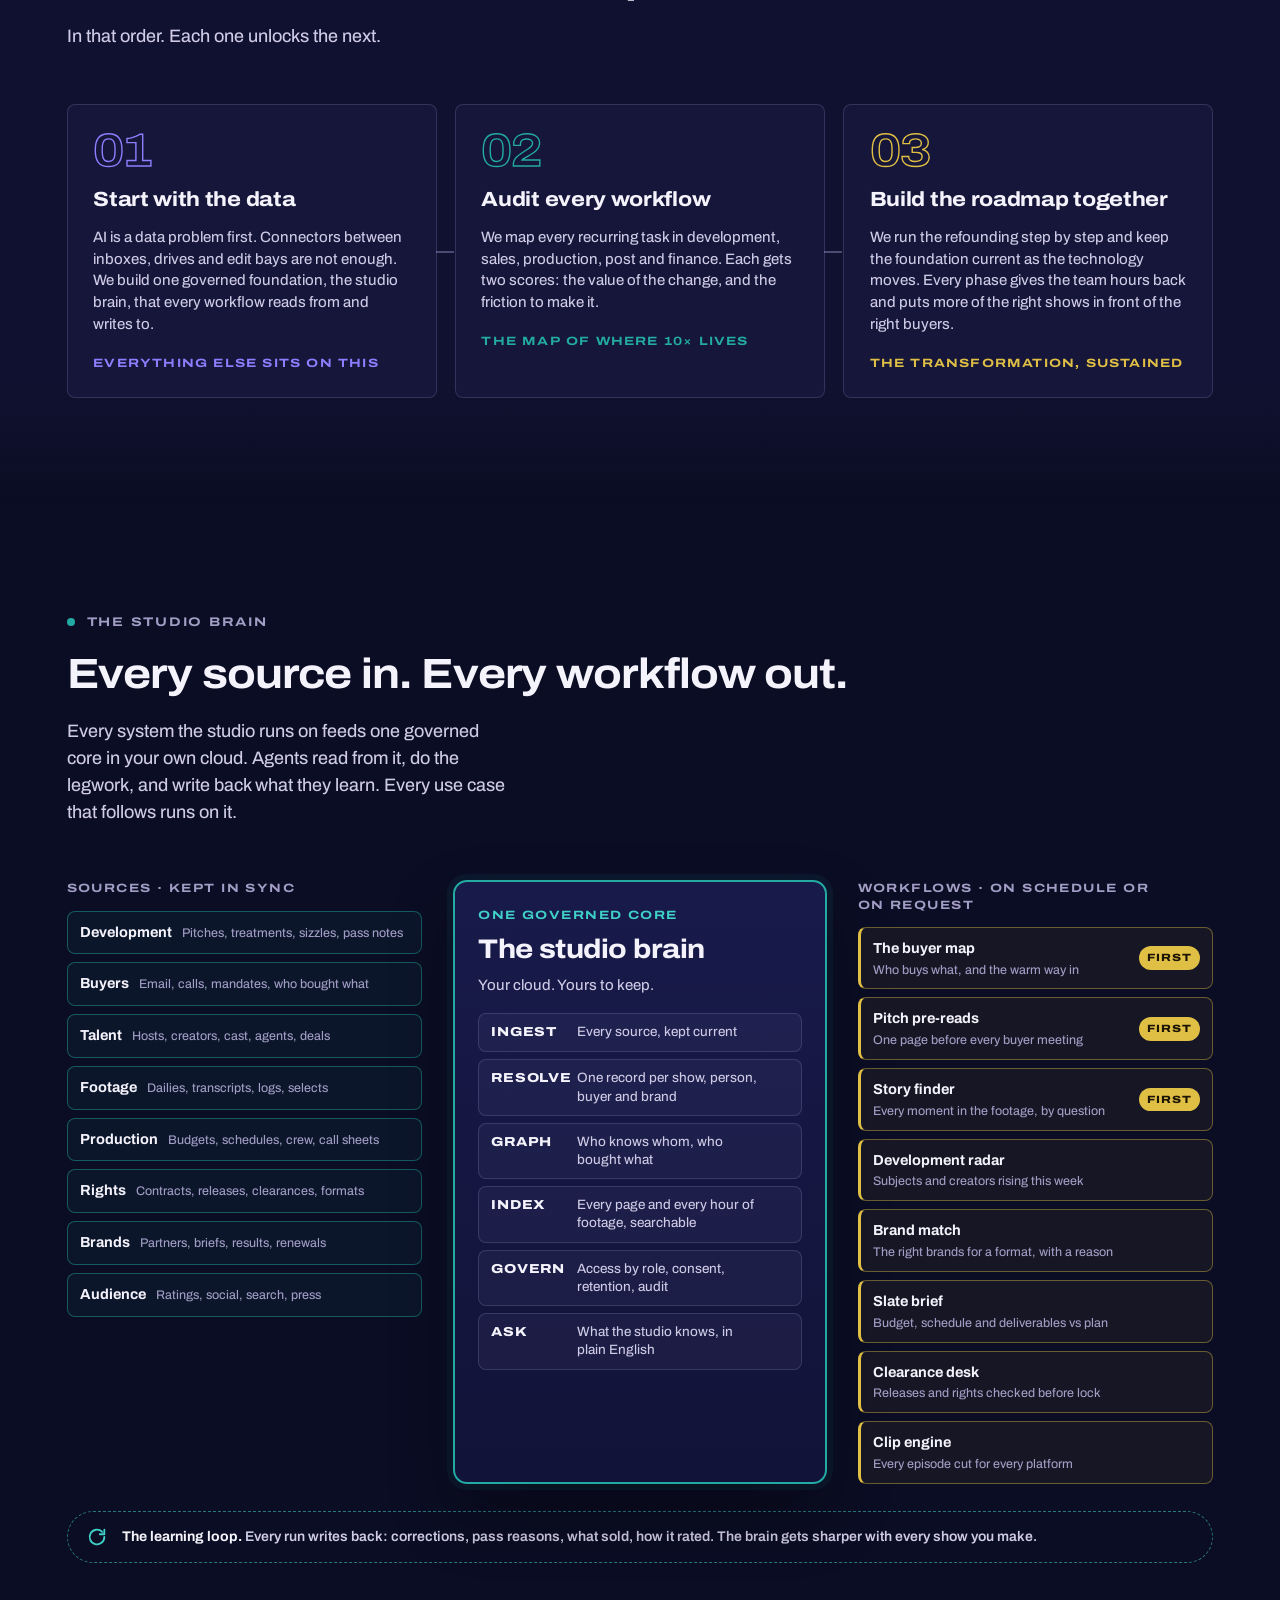
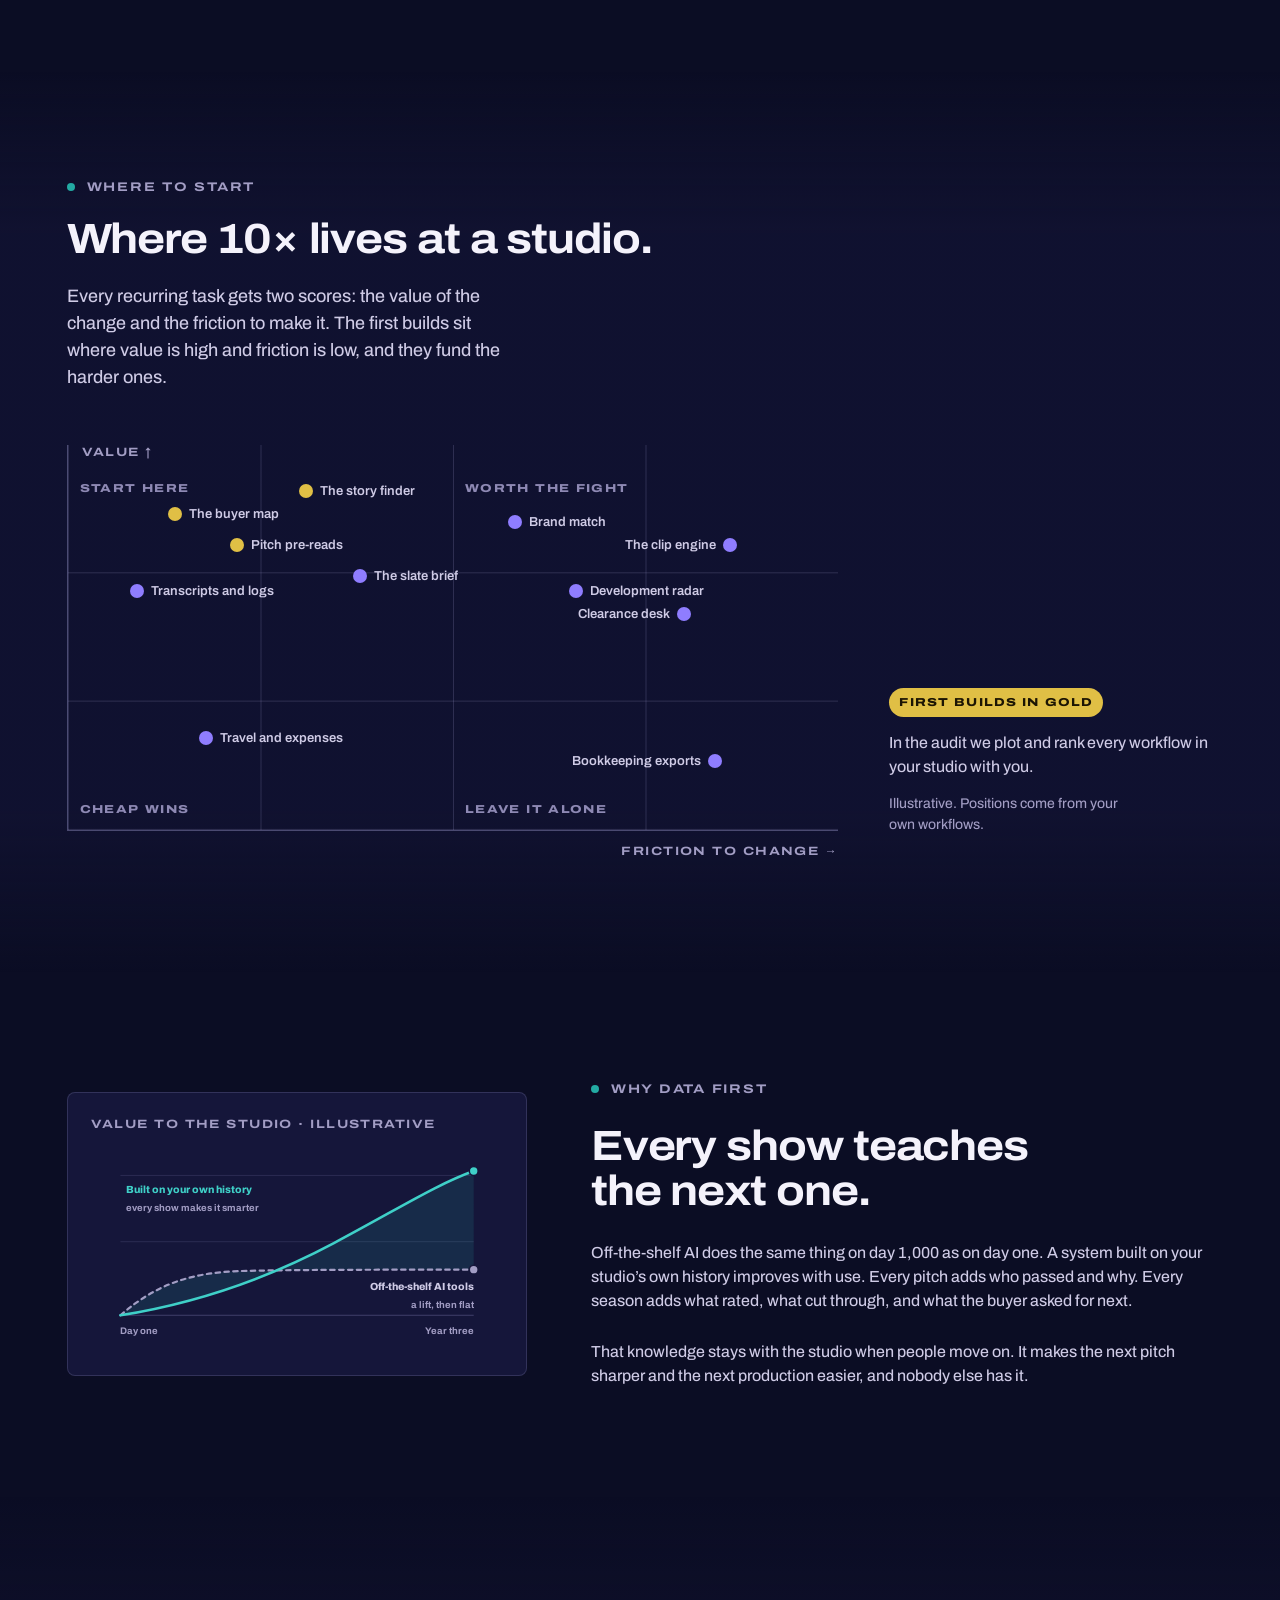
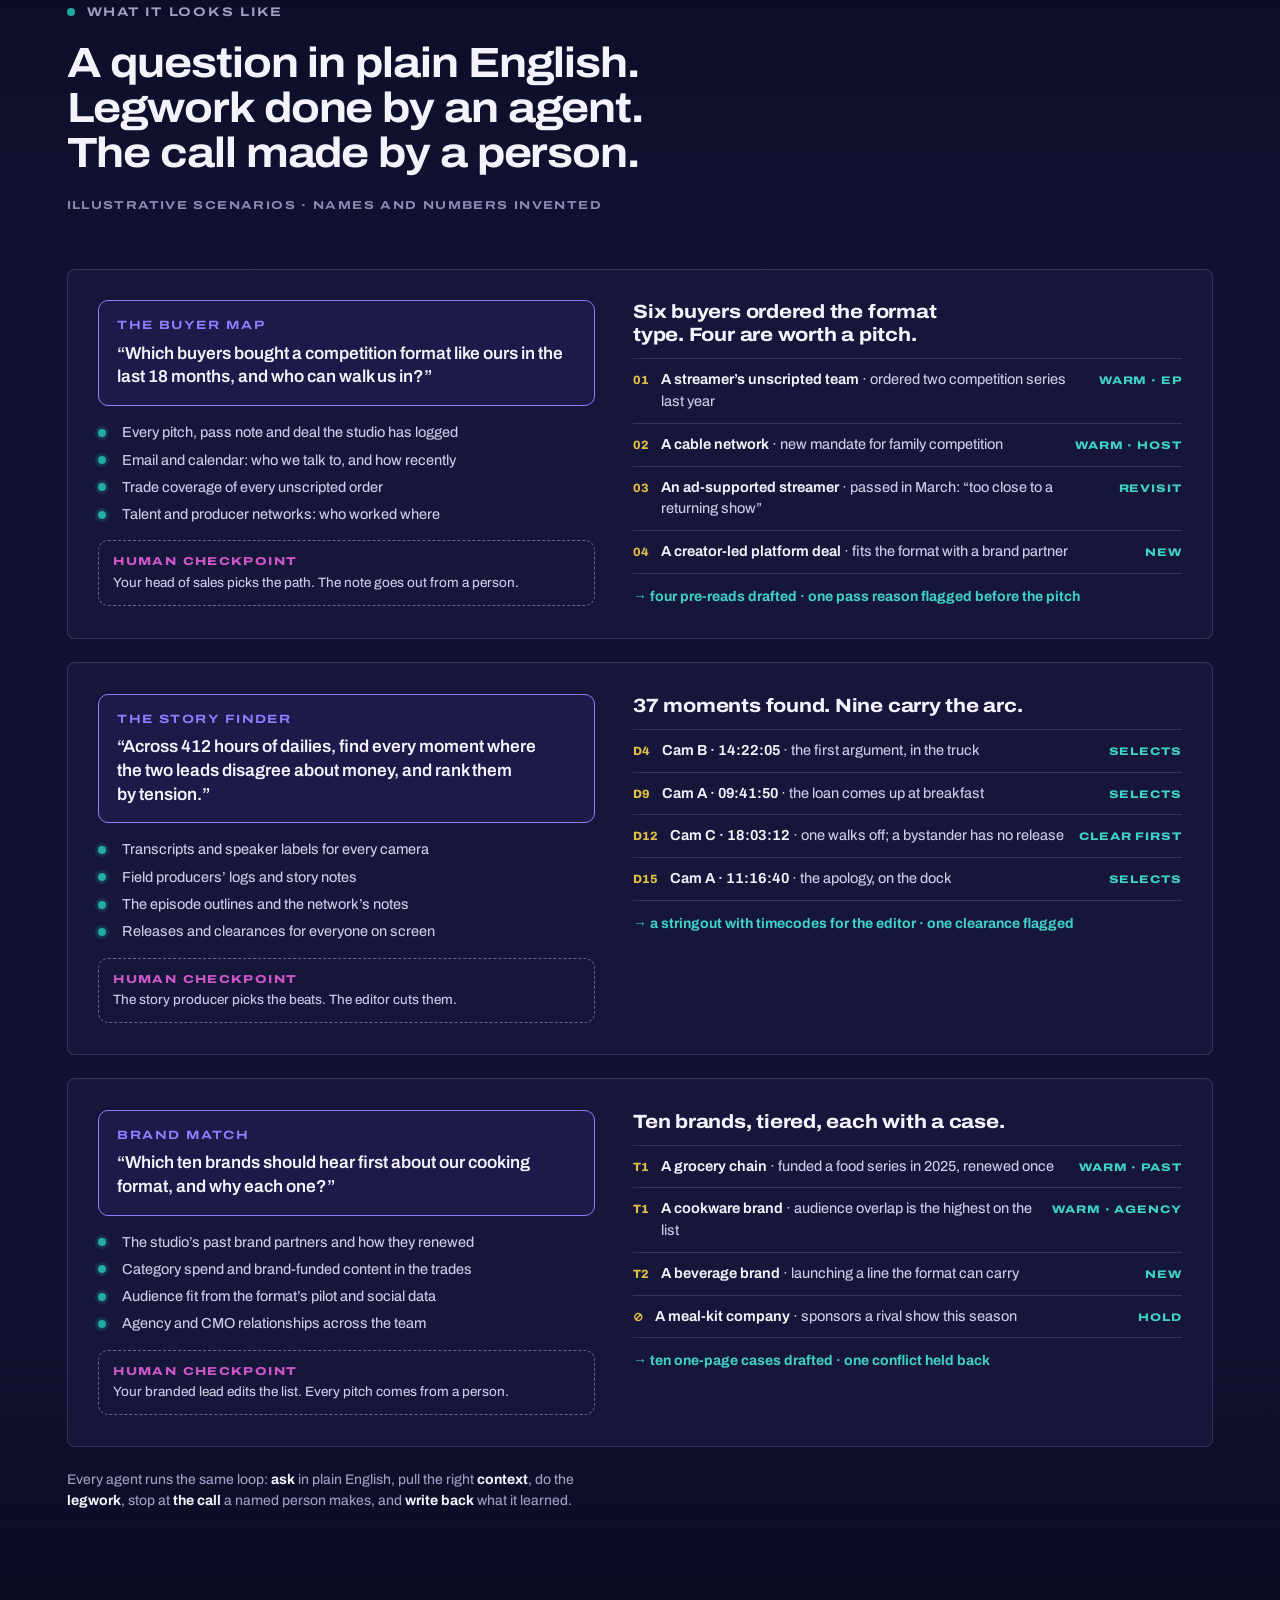
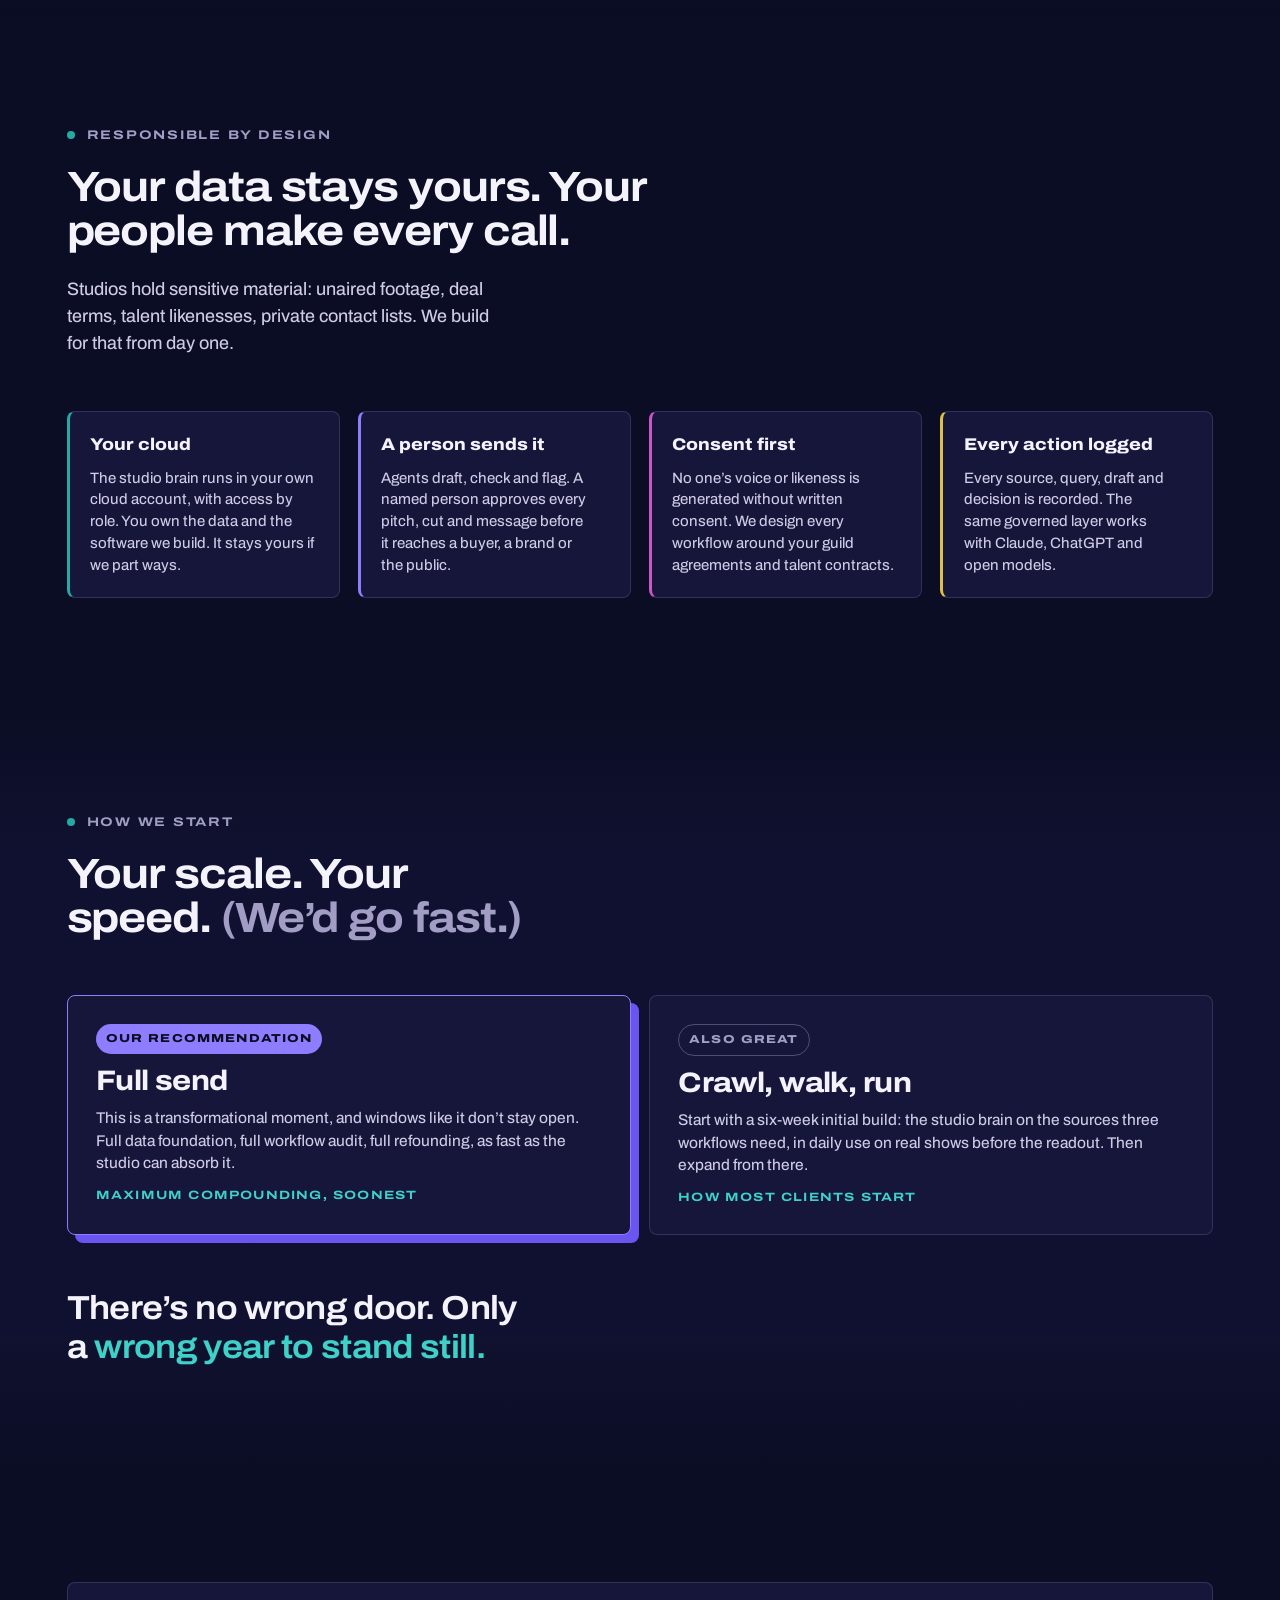
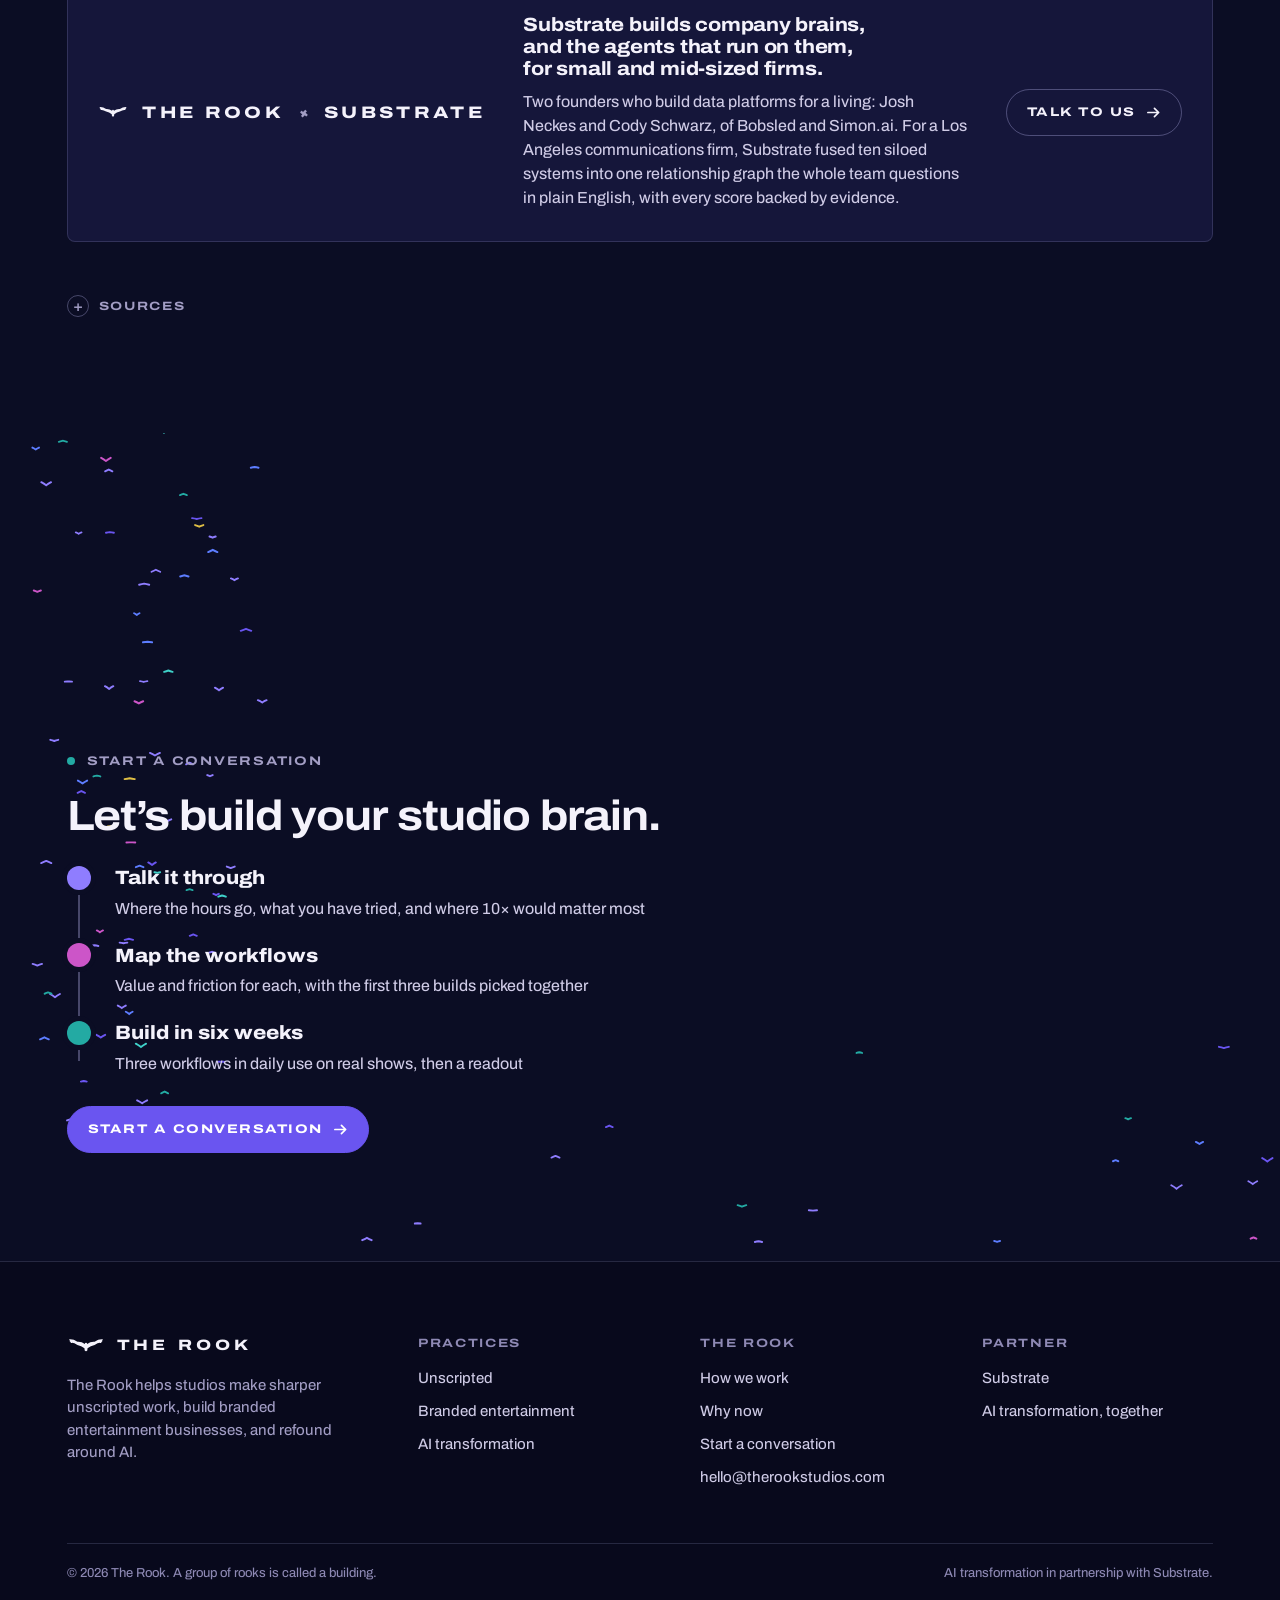
<file: ai.html>
<!doctype html>
<html lang="en">
<head>
<meta charset="utf-8">
<meta name="viewport" content="width=device-width, initial-scale=1, viewport-fit=cover">
<title>AI transformation for studios · The Rook, with Substrate</title>
<meta name="description" content="The Rook and Substrate refound studios around AI: one governed studio brain in your own cloud, agents that do the legwork, and people who make every call.">
<meta name="theme-color" content="#0b0d24">
<meta property="og:type" content="website">
<meta property="og:site_name" content="The Rook">
<meta property="og:title" content="AI transformation for studios · The Rook, with Substrate">
<meta property="og:description" content="The Rook and Substrate refound studios around AI: one governed studio brain in your own cloud, agents that do the legwork, and people who make every call.">
<meta property="og:image" content="assets/img/og.png">
<meta property="og:image:width" content="1200">
<meta property="og:image:height" content="630">
<meta name="twitter:card" content="summary_large_image">

<link rel="icon" href="assets/img/favicon.svg" type="image/svg+xml">
<link rel="apple-touch-icon" href="assets/img/apple-touch-icon.png">
<link rel="preload" href="assets/fonts/archivo-variable.woff2" as="font" type="font/woff2" crossorigin>
<link rel="stylesheet" href="assets/css/rook.css">
<script>document.documentElement.classList.add('js')</script>
</head>
<body>
<a class="skip" href="#main">Skip to content</a>
<svg width="0" height="0" style="position:absolute" aria-hidden="true" focusable="false">
  <defs>
    <symbol id="bird" viewBox="0 0 24 9.6"><path d="M12 3Q12.71 3 12.77 3.88Q14.86 2.17 17.5 2.4Q20.36 .48 23 .92L22.23 1.58L22.73 1.97L21.95 2.24L22.39 2.63L21.57 2.79L21.9 3.18L21.13 3.12Q19.7 3.01 17.5 4.49Q14.97 5.15 12.99 6.63L12.82 7.95Q12 8.94 11.18 7.95L11.01 6.63Q9.03 5.15 6.5 4.49Q4.3 3.01 2.87 3.12L2.1 3.18L2.43 2.79L1.61 2.63L2.04 2.24L1.28 1.97L1.77 1.58L1 .92Q3.64 .48 6.5 2.4Q9.14 2.17 11.23 3.88Q11.29 3 12 3Z"/></symbol>
    <symbol id="arrow" viewBox="0 0 16 16"><path d="M2 8h11M9 3.5 13.5 8 9 12.5" fill="none" stroke="currentColor" stroke-width="1.8" stroke-linecap="round" stroke-linejoin="round"/></symbol>
    <symbol id="down" viewBox="0 0 16 16"><path d="M8 2v11M3.5 9 8 13.5 12.5 9" fill="none" stroke="currentColor" stroke-width="1.8" stroke-linecap="round" stroke-linejoin="round"/></symbol>
    <symbol id="loop" viewBox="0 0 24 24"><path d="M20 12a8 8 0 1 1-2.34-5.66M20 4v5h-5" fill="none" stroke="currentColor" stroke-width="2" stroke-linecap="round" stroke-linejoin="round"/></symbol>
  </defs>
</svg>
<canvas id="sky" aria-hidden="true"></canvas>
<header class="site-head">
  <div class="wrap">
    <a class="brand" href="index.html" aria-label="The Rook, home"><svg viewBox="0 0 24 9.6" aria-hidden="true"><use href="#bird"/></svg><span>The Rook</span></a>
    <button class="menu-btn" type="button" aria-label="Menu" aria-expanded="false" aria-controls="site-nav"><i></i></button>
    <nav class="nav" id="site-nav" aria-label="Main">
        <a href="unscripted.html">Unscripted</a>
        <a href="branded-entertainment.html">Branded entertainment</a>
        <a href="ai.html" aria-current="page">AI, with Substrate</a>
        <a href="approach.html">Approach</a>
        <a class="btn violet" href="#contact">Start a conversation</a>
    </nav>
  </div>
</header>
<main id="main">
<section class="hero sub" aria-labelledby="ai-h" data-pass="small">
  <div class="wrap">
    <div class="hero-copy">
      <p class="eyebrow v rev">AI transformation · In partnership with Substrate</p>
      <h1 class="h1 rev" id="ai-h">Refound the studio for the age of&nbsp;AI.</h1>
      <p class="lede rev">The Rook and Substrate rebuild studios around one governed brain and the agents that work from it. Your history becomes your edge. Your people make every call.</p>
      <div class="trio rev"><span style="--c:var(--violet-2)"><i></i>Refound, don’t retrofit</span><span style="--c:var(--teal)"><i></i>Data first</span><span style="--c:var(--gold)"><i></i>20 does the work of 200</span></div>
    </div>
  </div>
</section>

<section class="sec tight" aria-labelledby="div-h">
  <div class="wrap split l">
    <div class="stack-l">
      <p class="eyebrow rev">Who wins</p>
      <h2 class="title rev" id="div-h">The AI dividend pays out to the nimble.</h2>
      <p class="body rev">We think AI, done right, multiplies a team’s output by ten. And we think that’s the floor. Lean studios collect first: fewer layers, faster greenlights, and workflows that can actually change.</p>
      <p class="body rev">A development executive can do the work of ten. A twenty-person studio can do the work of two hundred. The leaner the team, the bigger the multiple.</p>
    </div>
    <figure class="stack-l rev" aria-label="Twenty people on payroll doing two hundred people's worth of output">
      <div class="multiple"><span class="n nums">20</span><svg viewBox="0 0 16 16" aria-hidden="true"><use href="#arrow"/></svg><span class="n to nums">200</span></div>
      <div class="multiple-l"><span>People on payroll</span><span></span><span>People’s worth of output</span></div>
      <div class="dots" data-n="200" data-on="20" aria-hidden="true"></div>
    </figure>
  </div>
</section>

<section class="sec band" aria-labelledby="ai-mkt-h" data-pass="flock">
  <div class="wrap">
    <div class="head">
      <p class="eyebrow rev">Already moving</p>
      <h2 class="title wide rev" id="ai-mkt-h">Studios and their partners are already rebuilding.</h2>
      <p class="lede rev">AI is already in production. The open question is who builds on their own data, with consent, first.</p>
    </div>
    <div class="stats">
      <article class="stat panel rev">
        <div class="big nums">10×</div>
        <div class="viz meter" role="img" aria-label="Netflix says a generative AI visual effects sequence in El Eternauta was completed ten times faster than with a traditional workflow">
          <div class="m"><span>Before</span><span class="tr"><i style="--w:100%;--c:#4b4a7a"></i></span><b>1×</b></div>
          <div class="m"><span>With AI</span><span class="tr"><i style="--w:10%;--c:var(--teal);--dd:.75s"></i></span><b>10× faster</b></div>
        </div>
        <p class="body">faster, Netflix says, for a VFX sequence in <cite>El Eternauta</cite> made with generative AI</p>
        <p class="src"><a href="#src-1">Netflix Q2 2025 earnings call</a></p>
      </article>
      <article class="stat panel rev">
        <div class="big nums">350–400</div>
        <div class="viz cols" style="--n:2" role="img" aria-label="Generative AI shots in House of David, by its makers' estimate: more than 70 in season 1, 350 to 400 in season 2">
          <div class="col"><span>70+</span><i style="--h:19.2%;--c:#4b4a7a"></i><small>Season 1</small></div>
          <div class="col"><span>350–400</span><i style="--h:100%;--dd:.8s"></i><small>Season 2</small></div>
        </div>
        <p class="body">AI shots in season two of Amazon’s <cite>House of David</cite>, by its makers’ estimate, more than four times season one</p>
        <p class="src"><a href="#src-2">WIRED · Nov 2025</a></p>
      </article>
      <article class="stat panel rev">
        <div class="big nums">~<span data-count="300">300</span></div>
        <div class="viz" role="img" aria-label="Netflix says generative AI workflows were used in roughly 300 of its titles in 2026, with the largest concentration of work in post-production">
          <div class="chips" style="gap:6px"><span style="font-size:12px;padding:5px 9px;border-color:var(--teal)">Post-production</span><span style="font-size:12px;padding:5px 9px">Pre-visualization</span><span style="font-size:12px;padding:5px 9px">Localization</span></div>
        </div>
        <p class="body">Netflix titles have used generative AI workflows in 2026, with the largest concentration of work in post-production</p>
        <p class="src"><a href="#src-3">Netflix Q2 2026 shareholder letter</a></p>
      </article>
      <article class="stat panel rev">
        <div class="big nums">90%+</div>
        <div class="viz waffle" data-a="90" aria-hidden="true"></div>
        <p class="body">AI-produced: how Fremantle’s chief legal officer described the sizzle reels and pitch decks for some shows in development</p>
        <p class="src"><a href="#src-4">Royal Television Society · Nov 2025</a></p>
      </article>
    </div>
    <div class="cards" style="--n:3;margin-top:clamp(20px,3vh,28px)">
      <article class="card panel top rev" style="--c:var(--violet-2)"><p class="n">Inside a major producer</p><h3>ITV Studios, end to end</h3><p>ITV’s chief executive says AI is now used end to end at ITV Studios and embedded in all its labels: research and development, pre-production, post, editing, production planning and marketing.</p><p class="src"><a href="#src-5">ITV FY2025 results · Mar 2026</a></p></article>
      <article class="card panel top rev" style="--c:var(--magenta)"><p class="n">The guilds set the rules</p><h3>Consent is in the contracts</h3><p>SAG-AFTRA ratified its 2026 contract with 91% of the vote, building on its AI and digital replica protections through 2030. The 2026 WGA contract keeps its AI guardrails.</p><p class="src"><a href="#src-6">Deadline · WGA</a></p></article>
      <article class="card panel top rev" style="--c:var(--teal)"><p class="n">Buyers expect it done right</p><h3>Netflix’s partner guidance</h3><p>Netflix asks production partners to get consent before AI generates or replaces a performance, and to escalate any use involving talent, personal data or third-party IP.</p><p class="src"><a href="#src-7">Netflix partner guidance · Aug 2025</a></p></article>
    </div>
  </div>
</section>

<section class="sec" aria-labelledby="ref-h">
  <div class="wrap">
    <div class="head">
      <p class="eyebrow rev">The refounding</p>
      <h2 class="title wide rev" id="ref-h">You can’t bolt AI on. You have to refound.</h2>
      <p class="lede rev">Bolted-on AI buys you demos and a little lift. A refounding rebuilds how the studio works around what AI makes possible, without stopping the shows already in production.</p>
    </div>
    <div class="six rev" role="list" aria-label="What a refounding revisits"><span role="listitem">Workflows</span><span role="listitem">Data</span><span role="listitem">Context</span><span role="listitem">Team</span><span role="listitem">Training</span><span role="listitem">Incentives</span></div>
    <div class="cards" style="--n:3;margin-top:clamp(24px,4vh,40px)">
      <article class="card panel top rev" style="--c:var(--violet-2)"><p class="n">01 · Operators</p><h3>Change that keeps the shows on schedule</h3><p>Change management is the hard part. We move the whole team along with the tooling: development, production, post, sales and finance.</p></article>
      <article class="card panel top rev" style="--c:var(--teal)"><p class="n">02 · Studio depth</p><h3>People who know how studios run</h3><p>The Rook works inside studios on slates, buyers, branded deals and ownership. We know where the hours go, and which ones matter.</p></article>
      <article class="card panel top rev" style="--c:var(--gold)"><p class="n">03 · Technical excellence</p><h3>People who build data platforms for a living</h3><p>Substrate’s founders build data and AI infrastructure. They turn a good demo into workflows still running in month twelve.</p></article>
    </div>
  </div>
</section>

<section class="sec band" aria-labelledby="proc-h" data-pass="small">
  <div class="wrap">
    <div class="head">
      <p class="eyebrow rev">Our process</p>
      <h2 class="title rev" id="proc-h">Data. Workflows. Roadmap.</h2>
      <p class="lede rev">In that order. Each one unlocks the next.</p>
    </div>
    <ol class="steps" style="--n:3">
      <li class="step panel rev" style="--c:var(--violet-2)"><span class="no" aria-hidden="true">01</span><h3>Start with the data</h3><p>AI is a data problem first. Connectors between inboxes, drives and edit bays are not enough. We build one governed foundation, the studio brain, that every workflow reads from and writes to.</p><span class="to">Everything else sits on this</span></li>
      <li class="step panel rev" style="--c:var(--teal)"><span class="no" aria-hidden="true">02</span><h3>Audit every workflow</h3><p>We map every recurring task in development, sales, production, post and finance. Each gets two scores: the value of the change, and the friction to make it.</p><span class="to">The map of where 10× lives</span></li>
      <li class="step panel rev" style="--c:var(--gold)"><span class="no" aria-hidden="true">03</span><h3>Build the roadmap together</h3><p>We run the refounding step by step and keep the foundation current as the technology moves. Every phase gives the team hours back and puts more of the right shows in front of the right buyers.</p><span class="to">The transformation, sustained</span></li>
    </ol>
  </div>
</section>

<section class="sec" aria-labelledby="brain-h">
  <div class="wrap">
    <div class="head">
      <p class="eyebrow rev">The studio brain</p>
      <h2 class="title wide rev" id="brain-h">Every source in. Every workflow out.</h2>
      <p class="lede rev">Every system the studio runs on feeds one governed core in your own cloud. Agents read from it, do the legwork, and write back what they learn. Every use case that follows runs on it.</p>
    </div>
    <div class="brain rev">
      <div class="brain-col">
        <p class="k">Sources · kept in sync</p>
        <div class="src-chip"><b>Development</b><span>Pitches, treatments, sizzles, pass notes</span></div>
        <div class="src-chip"><b>Buyers</b><span>Email, calls, mandates, who bought what</span></div>
        <div class="src-chip"><b>Talent</b><span>Hosts, creators, cast, agents, deals</span></div>
        <div class="src-chip"><b>Footage</b><span>Dailies, transcripts, logs, selects</span></div>
        <div class="src-chip"><b>Production</b><span>Budgets, schedules, crew, call sheets</span></div>
        <div class="src-chip"><b>Rights</b><span>Contracts, releases, clearances, formats</span></div>
        <div class="src-chip"><b>Brands</b><span>Partners, briefs, results, renewals</span></div>
        <div class="src-chip"><b>Audience</b><span>Ratings, social, search, press</span></div>
      </div>
      <div class="core">
        <p class="sub">One governed core</p>
        <p class="name">The studio brain</p>
        <p class="body" style="font-size:15px">Your cloud. Yours to keep.</p>
        <ol>
          <li><b>Ingest</b><span>Every source, kept current</span></li>
          <li><b>Resolve</b><span>One record per show, person, buyer and brand</span></li>
          <li><b>Graph</b><span>Who knows whom, who bought what</span></li>
          <li><b>Index</b><span>Every page and every hour of footage, searchable</span></li>
          <li><b>Govern</b><span>Access by role, consent, retention, audit</span></li>
          <li><b>Ask</b><span>What the studio knows, in plain English</span></li>
        </ol>
      </div>
      <div class="brain-col">
        <p class="k">Workflows · on schedule or on request</p>
        <div class="wf-chip"><b>The buyer map</b><span>Who buys what, and the warm way in</span><em>First</em></div>
        <div class="wf-chip"><b>Pitch pre-reads</b><span>One page before every buyer meeting</span><em>First</em></div>
        <div class="wf-chip"><b>Story finder</b><span>Every moment in the footage, by question</span><em>First</em></div>
        <div class="wf-chip"><b>Development radar</b><span>Subjects and creators rising this week</span></div>
        <div class="wf-chip"><b>Brand match</b><span>The right brands for a format, with a reason</span></div>
        <div class="wf-chip"><b>Slate brief</b><span>Budget, schedule and deliverables vs plan</span></div>
        <div class="wf-chip"><b>Clearance desk</b><span>Releases and rights checked before lock</span></div>
        <div class="wf-chip"><b>Clip engine</b><span>Every episode cut for every platform</span></div>
      </div>
    </div>
    <p class="loop rev"><svg aria-hidden="true"><use href="#loop"/></svg><span><b>The learning loop.</b> Every run writes back: corrections, pass reasons, what sold, how it rated. The brain gets sharper with every show you make.</span></p>
  </div>
</section>

<section class="sec band" aria-labelledby="map-h">
  <div class="wrap">
    <div class="head">
      <p class="eyebrow rev">Where to start</p>
      <h2 class="title wide rev" id="map-h">Where 10× lives at a studio.</h2>
      <p class="lede rev">Every recurring task gets two scores: the value of the change and the friction to make it. The first builds sit where value is high and friction is low, and they fund the harder ones.</p>
    </div>
    <div class="mapwrap">
      <div class="rev" style="padding-bottom:34px">
        <div class="map" role="img" aria-label="Illustrative map of studio workflows by value and friction. High value, low friction: the buyer map, pitch pre-reads, the story finder, transcripts and logging, and the slate brief. High value, higher friction: brand match, the development radar, the clip engine and the clearance desk. Lower value: travel and expenses, and bookkeeping exports.">
          <span class="ax ax-y">Value ↑</span>
          <span class="ax ax-x">Friction to change →</span>
          <span class="quad" style="left:12px;bottom:calc(100% - 52px)">Start here</span>
          <span class="quad" style="left:calc(50% + 12px);bottom:calc(100% - 52px)">Worth the fight</span>
          <span class="quad" style="left:12px;bottom:12px">Cheap wins</span>
          <span class="quad" style="left:calc(50% + 12px);bottom:12px">Leave it alone</span>
          <span class="orb sm hot" style="--x:14%;--y:82%;--mx:6%;--my:81%;--od:.5s"><i></i><b>The buyer map</b></span>
          <span class="orb sm hot" style="--x:22%;--y:74%;--mx:6%;--my:72%;--od:.58s"><i></i><b>Pitch pre-reads</b></span>
          <span class="orb sm hot" style="--x:31%;--y:88%;--mx:6%;--my:90%;--od:.66s"><i></i><b>The story finder</b></span>
          <span class="orb sm" style="--x:9%;--y:62%;--mx:6%;--my:54%;--od:.74s"><i></i><b>Transcripts and logs</b></span>
          <span class="orb sm" style="--x:38%;--y:66%;--mx:6%;--my:63%;--od:.82s"><i></i><b>The slate brief</b></span>
          <span class="orb sm" style="--x:58%;--y:80%;--mx:56%;--my:85%;--od:.9s"><i></i><b>Brand match</b></span>
          <span class="orb sm" style="--x:66%;--y:62%;--mx:56%;--my:67%;--od:.98s"><i></i><b>Development radar</b></span>
          <span class="orb sm l m-r" style="--x:86%;--y:74%;--mx:56%;--my:76%;--od:1.06s"><i></i><b>The clip engine</b></span>
          <span class="orb sm l m-r" style="--x:80%;--y:56%;--mx:56%;--my:58%;--od:1.14s"><i></i><b>Clearance desk</b></span>
          <span class="orb sm" style="--x:18%;--y:24%;--mx:6%;--my:26%;--od:1.22s"><i></i><b>Travel and expenses</b></span>
          <span class="orb sm l" style="--x:84%;--y:18%;--mx:90%;--my:12%;--od:1.3s"><i></i><b>Bookkeeping exports</b></span>
        </div>
        <ul class="quadkey" aria-hidden="true"><li class="hot">Start here</li><li>Worth the fight</li><li>Cheap wins</li><li>Leave it alone</li></ul>
      </div>
      <div class="mapnote rev">
        <span class="tag g">First builds in gold</span>
        <p class="body">In the audit we plot and rank every workflow in your studio with you.</p>
        <p class="note">Illustrative. Positions come from your own workflows.</p>
      </div>
    </div>
  </div>
</section>

<section class="sec" aria-labelledby="hist-h">
  <div class="wrap split r">
    <figure class="chart panel rev" aria-labelledby="hist-cap">
      <p class="k" id="hist-cap" style="margin-bottom:14px">Value to the studio · illustrative</p>
      <svg viewBox="0 0 560 280" role="img" aria-label="Two curves: off-the-shelf AI tools give a lift and then go flat; a system built on the studio's own history keeps climbing from day one to year three.">
        <line class="grid" x1="40" y1="40" x2="520" y2="40"/>
        <line class="grid" x1="40" y1="130" x2="520" y2="130"/>
        <line class="base" x1="40" y1="230" x2="520" y2="230"/>
        <path class="band" fill="rgba(35,170,163,.14)" d="M40 230 C 140 214, 240 180, 330 132 S 470 52, 520 34 L 520 168 C 420 168, 300 168, 200 170 C 140 172, 90 186, 40 230 Z"/>
        <path class="draw" fill="none" stroke="#a29dc4" stroke-width="3" stroke-dasharray="6 6" stroke-linecap="round" d="M40 230 C 90 186, 140 172, 200 170 S 420 168, 520 168"/>
        <path class="draw" fill="none" stroke="#3fd0c8" stroke-width="3.5" stroke-linecap="round" d="M40 230 C 140 214, 240 180, 330 132 S 470 52, 520 34"/>
        <circle cx="520" cy="34" r="6" fill="#3fd0c8" stroke="#15163a" stroke-width="2"/>
        <circle cx="520" cy="168" r="6" fill="#a29dc4" stroke="#15163a" stroke-width="2"/>
        <text class="lbl" x="48" y="64" style="fill:#3fd0c8">Built on your own history</text>
        <text x="48" y="88">every show makes it smarter</text>
        <text class="lbl" x="520" y="196" text-anchor="end" style="fill:#cfcbe6">Off-the-shelf AI tools</text>
        <text x="520" y="220" text-anchor="end">a lift, then flat</text>
        <text x="40" y="256">Day one</text>
        <text x="520" y="256" text-anchor="end">Year three</text>
      </svg>
    </figure>
    <div class="stack-l">
      <p class="eyebrow rev">Why data first</p>
      <h2 class="title rev" id="hist-h">Every show teaches the next one.</h2>
      <p class="body rev">Off-the-shelf AI does the same thing on day 1,000 as on day one. A system built on your studio’s own history improves with use. Every pitch adds who passed and why. Every season adds what rated, what cut through, and what the buyer asked for next.</p>
      <p class="body rev">That knowledge stays with the studio when people move on. It makes the next pitch sharper and the next production easier, and nobody else has it.</p>
    </div>
  </div>
</section>

<section class="sec band" aria-labelledby="scen-h">
  <div class="wrap">
    <div class="head">
      <p class="eyebrow rev">What it looks like</p>
      <h2 class="title wide rev" id="scen-h">A question in plain English. Legwork done by an agent. The call made by a person.</h2>
      <p class="illus rev">Illustrative scenarios · names and numbers invented</p>
    </div>
    <div class="cases" style="gap:clamp(16px,2.6vh,24px)">
      <article class="scen panel rev">
        <div>
          <div class="q"><span class="k">The buyer map</span><p>“Which buyers bought a competition format like ours in the last 18 months, and who can walk us in?”</p></div>
          <ul class="lit"><li>Every pitch, pass note and deal the studio has logged</li><li>Email and calendar: who we talk to, and how recently</li><li>Trade coverage of every unscripted order</li><li>Talent and producer networks: who worked where</li></ul>
          <p class="check"><b>Human checkpoint</b>Your head of sales picks the path. The note goes out from a person.</p>
        </div>
        <div class="answer">
          <h3>Six buyers ordered the format type. Four are worth a pitch.</h3>
          <div class="rows">
            <div><i>01</i><span><b>A streamer’s unscripted team</b> · ordered two competition series last year</span><em>Warm · EP</em></div>
            <div><i>02</i><span><b>A cable network</b> · new mandate for family competition</span><em>Warm · host</em></div>
            <div><i>03</i><span><b>An ad-supported streamer</b> · passed in March: “too close to a returning show”</span><em>Revisit</em></div>
            <div><i>04</i><span><b>A creator-led platform deal</b> · fits the format with a brand partner</span><em>New</em></div>
          </div>
          <p class="out">→ four pre-reads drafted · one pass reason flagged before the pitch</p>
        </div>
      </article>
      <article class="scen panel rev">
        <div>
          <div class="q"><span class="k">The story finder</span><p>“Across 412 hours of dailies, find every moment where the two leads disagree about money, and rank them by tension.”</p></div>
          <ul class="lit"><li>Transcripts and speaker labels for every camera</li><li>Field producers’ logs and story notes</li><li>The episode outlines and the network’s notes</li><li>Releases and clearances for everyone on screen</li></ul>
          <p class="check"><b>Human checkpoint</b>The story producer picks the beats. The editor cuts them.</p>
        </div>
        <div class="answer">
          <h3>37 moments found. Nine carry the arc.</h3>
          <div class="rows">
            <div><i>D4</i><span><b>Cam B · 14:22:05</b> · the first argument, in the truck</span><em>Selects</em></div>
            <div><i>D9</i><span><b>Cam A · 09:41:50</b> · the loan comes up at breakfast</span><em>Selects</em></div>
            <div><i>D12</i><span><b>Cam C · 18:03:12</b> · one walks off; a bystander has no release</span><em>Clear first</em></div>
            <div><i>D15</i><span><b>Cam A · 11:16:40</b> · the apology, on the dock</span><em>Selects</em></div>
          </div>
          <p class="out">→ a stringout with timecodes for the editor · one clearance flagged</p>
        </div>
      </article>
      <article class="scen panel rev">
        <div>
          <div class="q"><span class="k">Brand match</span><p>“Which ten brands should hear first about our cooking format, and why each one?”</p></div>
          <ul class="lit"><li>The studio’s past brand partners and how they renewed</li><li>Category spend and brand-funded content in the trades</li><li>Audience fit from the format’s pilot and social data</li><li>Agency and CMO relationships across the team</li></ul>
          <p class="check"><b>Human checkpoint</b>Your branded lead edits the list. Every pitch comes from a person.</p>
        </div>
        <div class="answer">
          <h3>Ten brands, tiered, each with a case.</h3>
          <div class="rows">
            <div><i>T1</i><span><b>A grocery chain</b> · funded a food series in 2025, renewed once</span><em>Warm · past</em></div>
            <div><i>T1</i><span><b>A cookware brand</b> · audience overlap is the highest on the list</span><em>Warm · agency</em></div>
            <div><i>T2</i><span><b>A beverage brand</b> · launching a line the format can carry</span><em>New</em></div>
            <div><i>⊘</i><span><b>A meal-kit company</b> · sponsors a rival show this season</span><em>Hold</em></div>
          </div>
          <p class="out">→ ten one-page cases drafted · one conflict held back</p>
        </div>
      </article>
    </div>
    <p class="note rev" style="margin-top:22px">Every agent runs the same loop: <b style="color:var(--text)">ask</b> in plain English, pull the right <b style="color:var(--text)">context</b>, do the <b style="color:var(--text)">legwork</b>, stop at <b style="color:var(--text)">the call</b> a named person makes, and <b style="color:var(--text)">write back</b> what it learned.</p>
  </div>
</section>

<section class="sec" aria-labelledby="guard-h">
  <div class="wrap">
    <div class="head">
      <p class="eyebrow rev">Responsible by design</p>
      <h2 class="title wide rev" id="guard-h">Your data stays yours. Your people make every call.</h2>
      <p class="lede rev">Studios hold sensitive material: unaired footage, deal terms, talent likenesses, private contact lists. We build for that from day one.</p>
    </div>
    <div class="guard" style="--n:4">
      <div class="panel rev" style="--c:var(--teal)"><h3>Your cloud</h3><p>The studio brain runs in your own cloud account, with access by role. You own the data and the software we build. It stays yours if we part ways.</p></div>
      <div class="panel rev" style="--c:var(--violet-2)"><h3>A person sends it</h3><p>Agents draft, check and flag. A named person approves every pitch, cut and message before it reaches a buyer, a brand or the public.</p></div>
      <div class="panel rev" style="--c:var(--magenta)"><h3>Consent first</h3><p>No one’s voice or likeness is generated without written consent. We design every workflow around your guild agreements and talent contracts.</p></div>
      <div class="panel rev" style="--c:var(--gold)"><h3>Every action logged</h3><p>Every source, query, draft and decision is recorded. The same governed layer works with Claude, ChatGPT and open models.</p></div>
    </div>
  </div>
</section>

<section class="sec band" aria-labelledby="start-h">
  <div class="wrap">
    <div class="head">
      <p class="eyebrow rev">How we start</p>
      <h2 class="title rev" id="start-h">Your scale. Your speed. <span style="color:var(--muted)">(We’d go fast.)</span></h2>
    </div>
    <div class="options">
      <article class="option panel rev rec"><span class="tag v">Our recommendation</span><h3>Full send</h3><p>This is a transformational moment, and windows like it don’t stay open. Full data foundation, full workflow audit, full refounding, as fast as the studio can absorb it.</p><p class="to">Maximum compounding, soonest</p></article>
      <article class="option panel rev"><span class="tag o">Also great</span><h3>Crawl, walk, run</h3><p>Start with a six-week initial build: the studio brain on the sources three workflows need, in daily use on real shows before the readout. Then expand from there.</p><p class="to">How most clients start</p></article>
    </div>
    <p class="pull rev" style="margin-top:clamp(32px,6vh,56px)">There’s no wrong door. Only a <em>wrong year to stand still.</em></p>
  </div>
</section>

<section class="sec" id="substrate" aria-labelledby="sub-h">
  <div class="wrap">
    <div class="partner-band panel rev">
      <p class="x"><svg viewBox="0 0 24 9.6" aria-hidden="true"><use href="#bird"/></svg>The Rook <i>×</i> Substrate</p>
      <div class="stack-l" style="gap:10px">
        <h2 class="h3" id="sub-h">Substrate builds company brains, and the agents that run on them, for small and mid-sized firms.</h2>
        <p class="body">Two founders who build data platforms for a living: Josh Neckes and Cody Schwarz, of Bobsled and Simon.ai. For a Los Angeles communications firm, Substrate fused ten siloed systems into one relationship graph the whole team questions in plain English, with every score backed by evidence.</p>
      </div>
      <a class="btn" href="#contact">Talk to us <svg aria-hidden="true"><use href="#arrow"/></svg></a>
    </div>
    <details class="sources">
      <summary>Sources</summary>
      <ol>
        <li id="src-1">Netflix Q2 2025 earnings call transcript, July 17, 2025. <a href="https://s22.q4cdn.com/959853165/files/doc_financials/2025/q2/Netflix-Inc-_Earnings-Call_Transcript.pdf">netflix.com investor relations</a></li>
        <li id="src-2">WIRED, “Amazon’s House of David used over 350 AI shots in season 2,” November 10, 2025. Shot counts are the production company’s estimates. <a href="https://www.wired.com/story/amazons-house-of-david-used-over-350-ai-shots-in-season-2-its-creator-isnt-sorry/">wired.com</a></li>
        <li id="src-3">Netflix Q2 2026 shareholder letter, July 16, 2026 <a href="https://s22.q4cdn.com/959853165/files/doc_financials/2026/q2/FINAL-Q2-26-Shareholder-Letter.pdf">netflix.com investor relations</a>; Netflix Q3 2025 shareholder letter, October 21, 2025 (pre-visualization and localization) <a href="https://s22.q4cdn.com/959853165/files/doc_financials/2025/q3/FINAL-Q3-25-Shareholder-Letter.pdf">netflix.com investor relations</a></li>
        <li id="src-4">Royal Television Society, “How AI is moving from hype to habit in TV production,” November 12, 2025, reporting a panel of September 30, 2025. <a href="https://rts.org.uk/article/how-ai-moving-hype-habit-tv-production">rts.org.uk</a></li>
        <li id="src-5">ITV plc, 2025 full-year results and results call, March 5, 2026. <a href="https://www.itvplc.com/~/media/Files/I/ITV-PLC-V2/ITV%20Plc%202025%20FY%20Results%20RNS.pdf">results (PDF)</a>; <a href="https://www.itvplc.com/~/media/Files/I/ITV-PLC-V2/2025-IR/ITV%20Plc%20FY%202025%20Results%20Transcript.pdf">results call transcript (PDF)</a></li>
        <li id="src-6">Deadline, SAG-AFTRA members ratify the 2026 TV/Theatrical contracts, June 4, 2026 <a href="https://deadline.com/2026/06/sag-aftra-members-approve-amptp-deal-2026-1236941651/">deadline.com</a>; Writers Guild of America, Summary of the 2026 WGA MBA <a href="https://www.wga.org/contracts/contracts/mba/summary-of-the-2026-wga-mba">wga.org</a></li>
        <li id="src-7">Netflix, “Using Generative AI in Content Production,” partner guidance, as reported by Social Samosa, August 26, 2025. <a href="https://www.socialsamosa.com/industry-updates/netflix-issues-guidelines-generative-ai-use-content-production-9756214">socialsamosa.com</a></li>
      </ol>
    </details>
  </div>
</section>

<section class="close-sec" id="contact" aria-labelledby="close-h">
  <canvas class="formation" data-shape="word" data-text="THE ROOK" aria-hidden="true"></canvas>
  <div class="wrap">
    <div class="close-copy">
      <p class="eyebrow rev">Start a conversation</p>
      <h2 class="title rev" id="close-h">Let’s build your studio brain.</h2>
      <ol class="nodes">
        <li class="rev" style="--c:var(--violet-2)"><h3>Talk it through</h3><p>Where the hours go, what you have tried, and where 10× would matter most</p></li>
        <li class="rev" style="--c:var(--magenta)"><h3>Map the workflows</h3><p>Value and friction for each, with the first three builds picked together</p></li>
        <li class="rev" style="--c:var(--teal)"><h3>Build in six weeks</h3><p>Three workflows in daily use on real shows, then a readout</p></li>
      </ol>
      <div class="hero-ctas rev"><a class="btn violet" href="mailto:hello@therookstudios.com?subject=AI%20transformation">Start a conversation <svg aria-hidden="true"><use href="#arrow"/></svg></a></div>
    </div>
  </div>
</section>
</main>
<footer class="site-foot">
  <div class="wrap">
    <div class="foot-grid">
      <div>
        <a class="brand" href="index.html" aria-label="The Rook, home"><svg viewBox="0 0 24 9.6" aria-hidden="true"><use href="#bird"/></svg><span>The Rook</span></a>
        <p>The Rook helps studios make sharper unscripted work, build branded entertainment businesses, and refound around AI.</p>
      </div>
      <div>
        <h2>Practices</h2>
        <ul>
          <li><a href="unscripted.html">Unscripted</a></li>
          <li><a href="branded-entertainment.html">Branded entertainment</a></li>
          <li><a href="ai.html">AI transformation</a></li>
        </ul>
      </div>
      <div>
        <h2>The Rook</h2>
        <ul>
          <li><a href="approach.html">How we work</a></li>
          <li><a href="index.html#shift">Why now</a></li>
          <li><a href="#contact">Start a conversation</a></li>
          <li><a href="mailto:hello@therookstudios.com">hello@therookstudios.com</a></li>
        </ul>
      </div>
      <div>
        <h2>Partner</h2>
        <ul>
          <li><a href="ai.html#substrate">Substrate</a></li>
          <li><a href="ai.html">AI transformation, together</a></li>
        </ul>
      </div>
    </div>
    <div class="foot-base">
      <span>© <span data-year>2026</span> The Rook. A group of rooks is called a building.</span>
      <span>AI transformation in partnership with Substrate.</span>
    </div>
  </div>
</footer>
<canvas id="near" aria-hidden="true"></canvas>
<div class="grain" aria-hidden="true"></div>

<script src="assets/js/rook.js" defer></script>
</body>
</html>
</file>
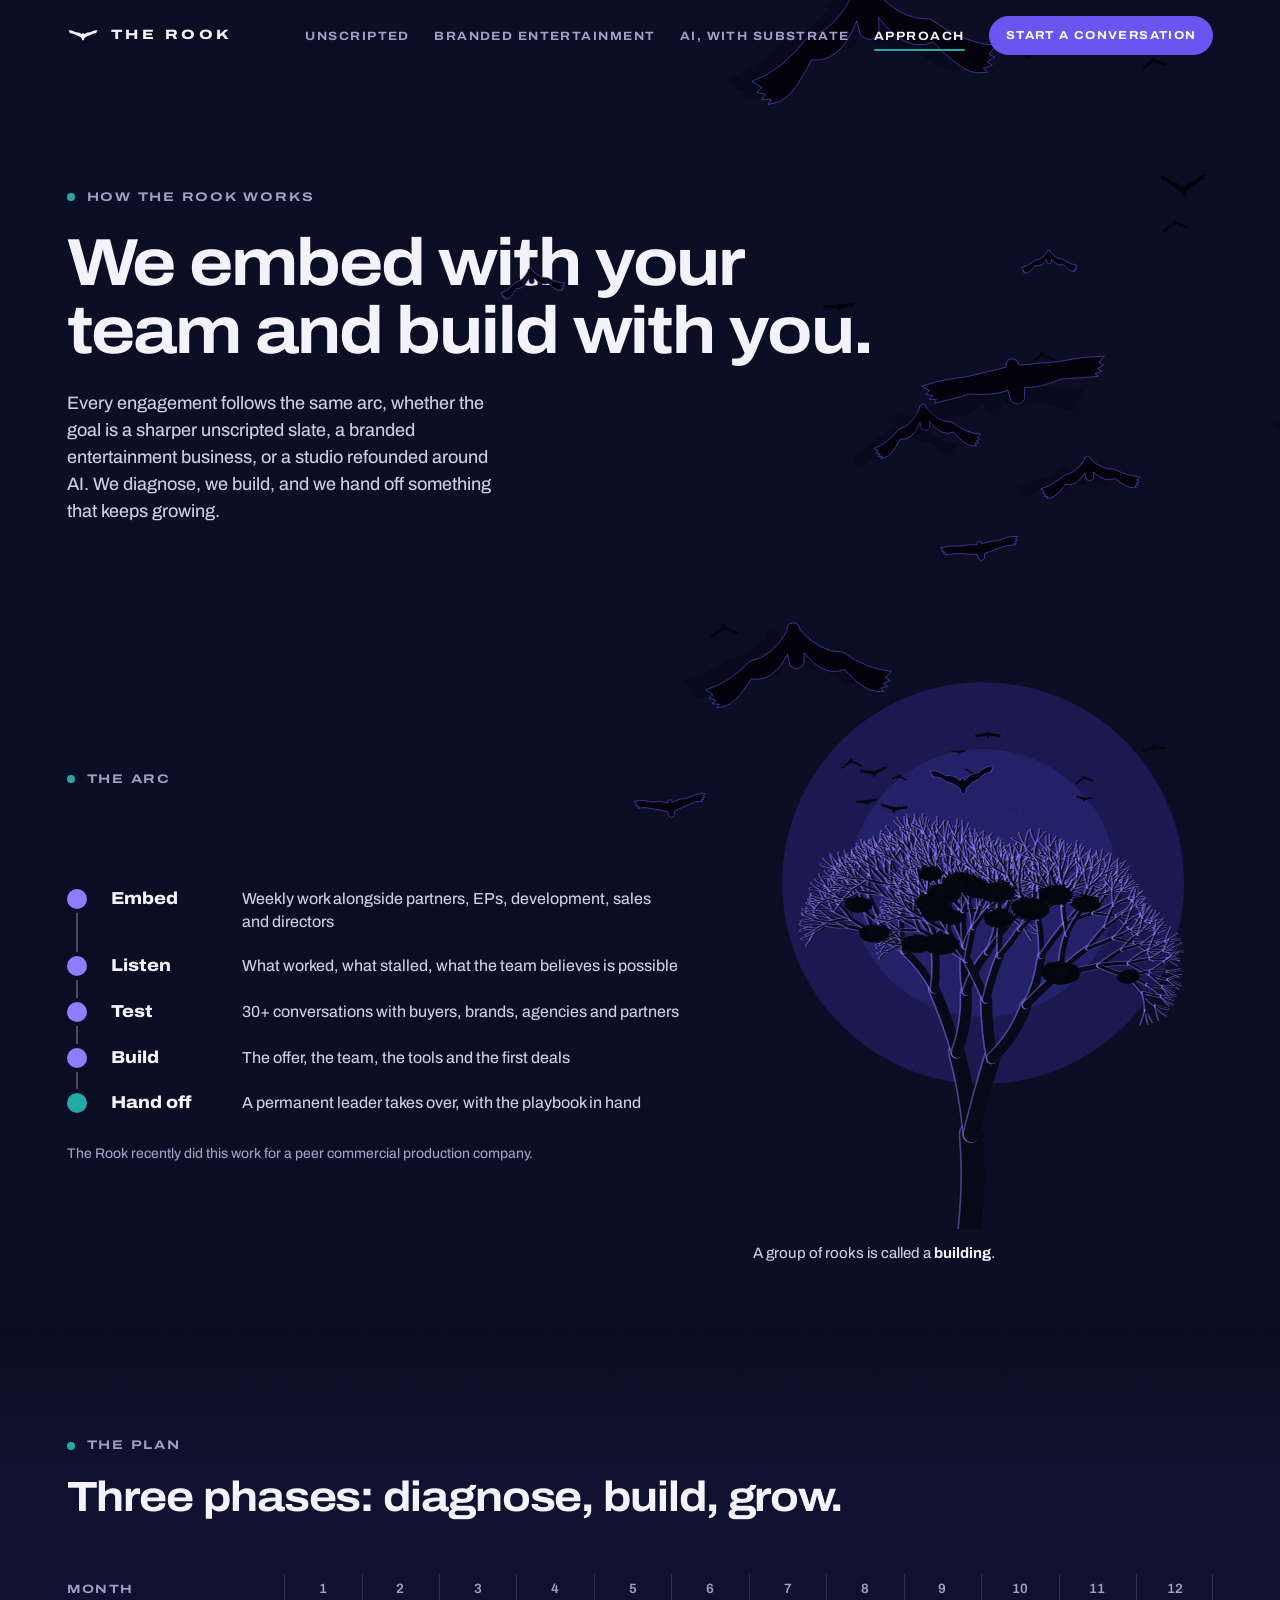
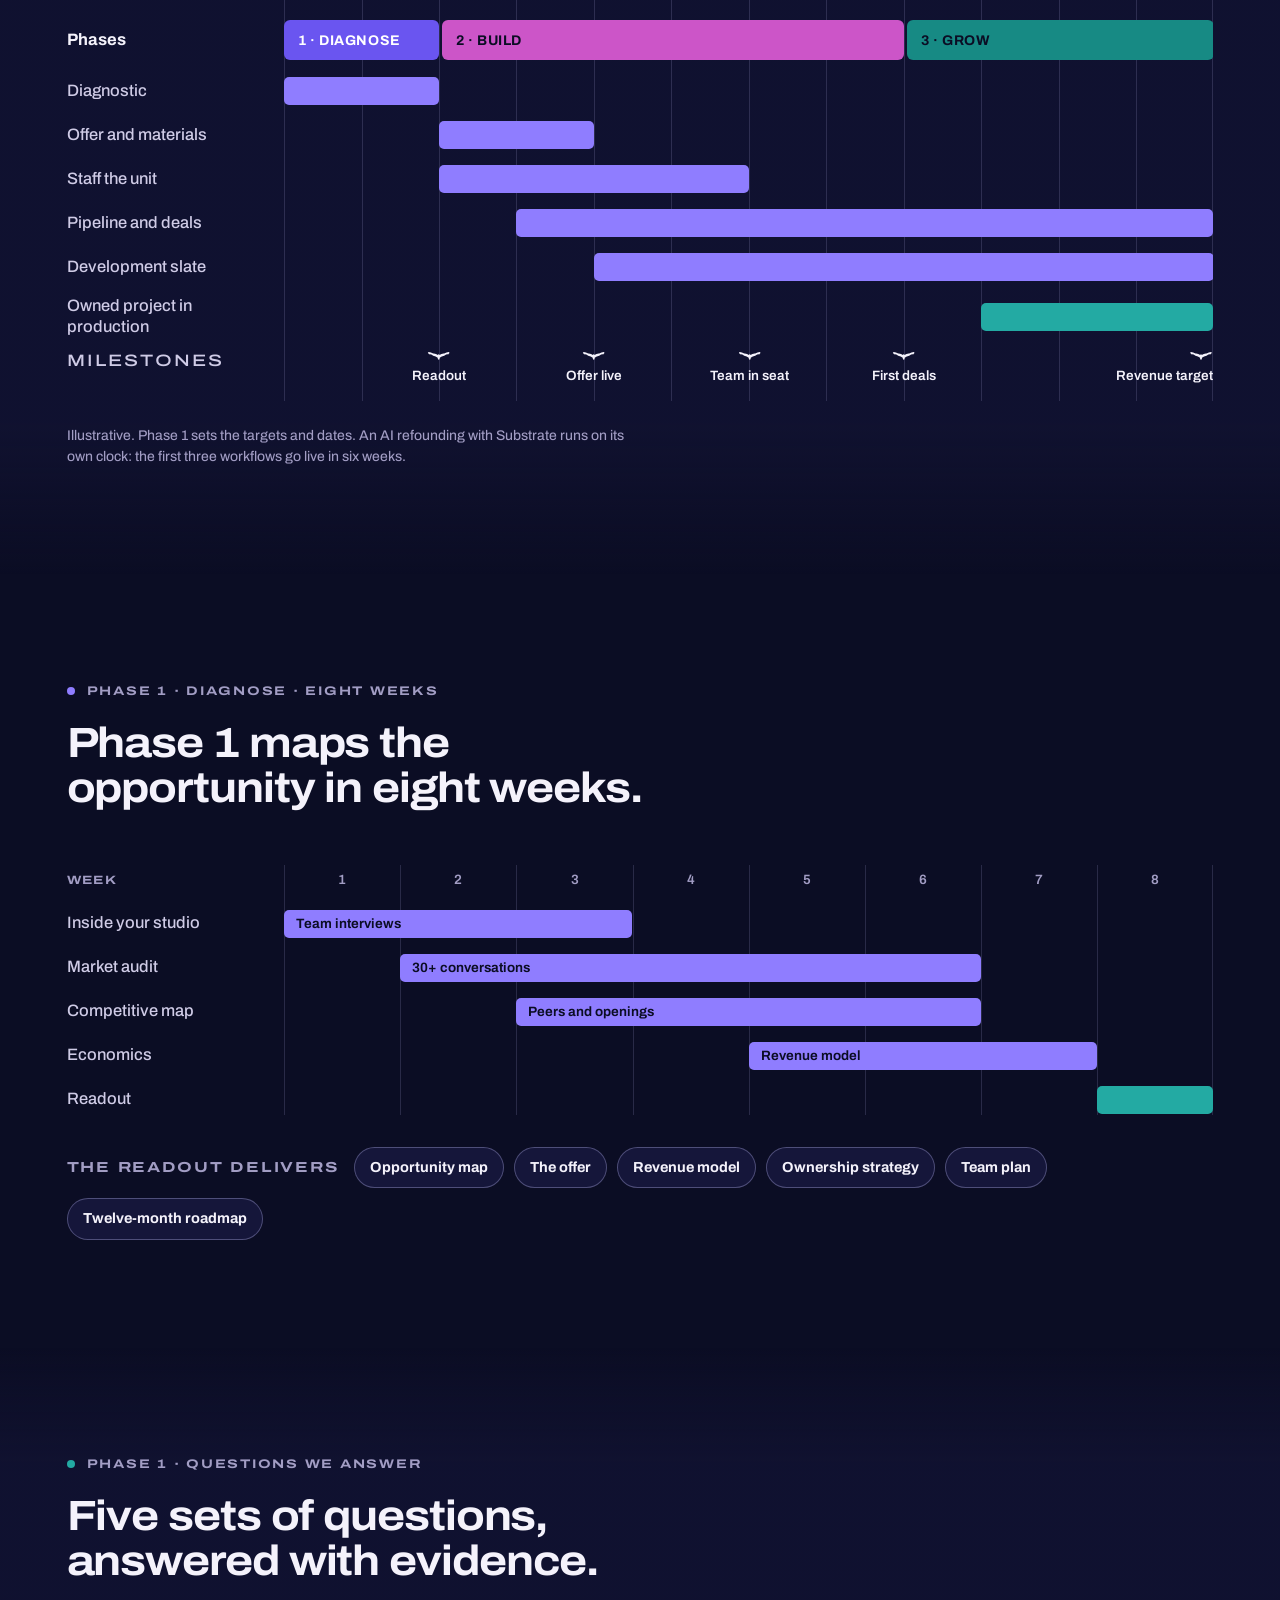
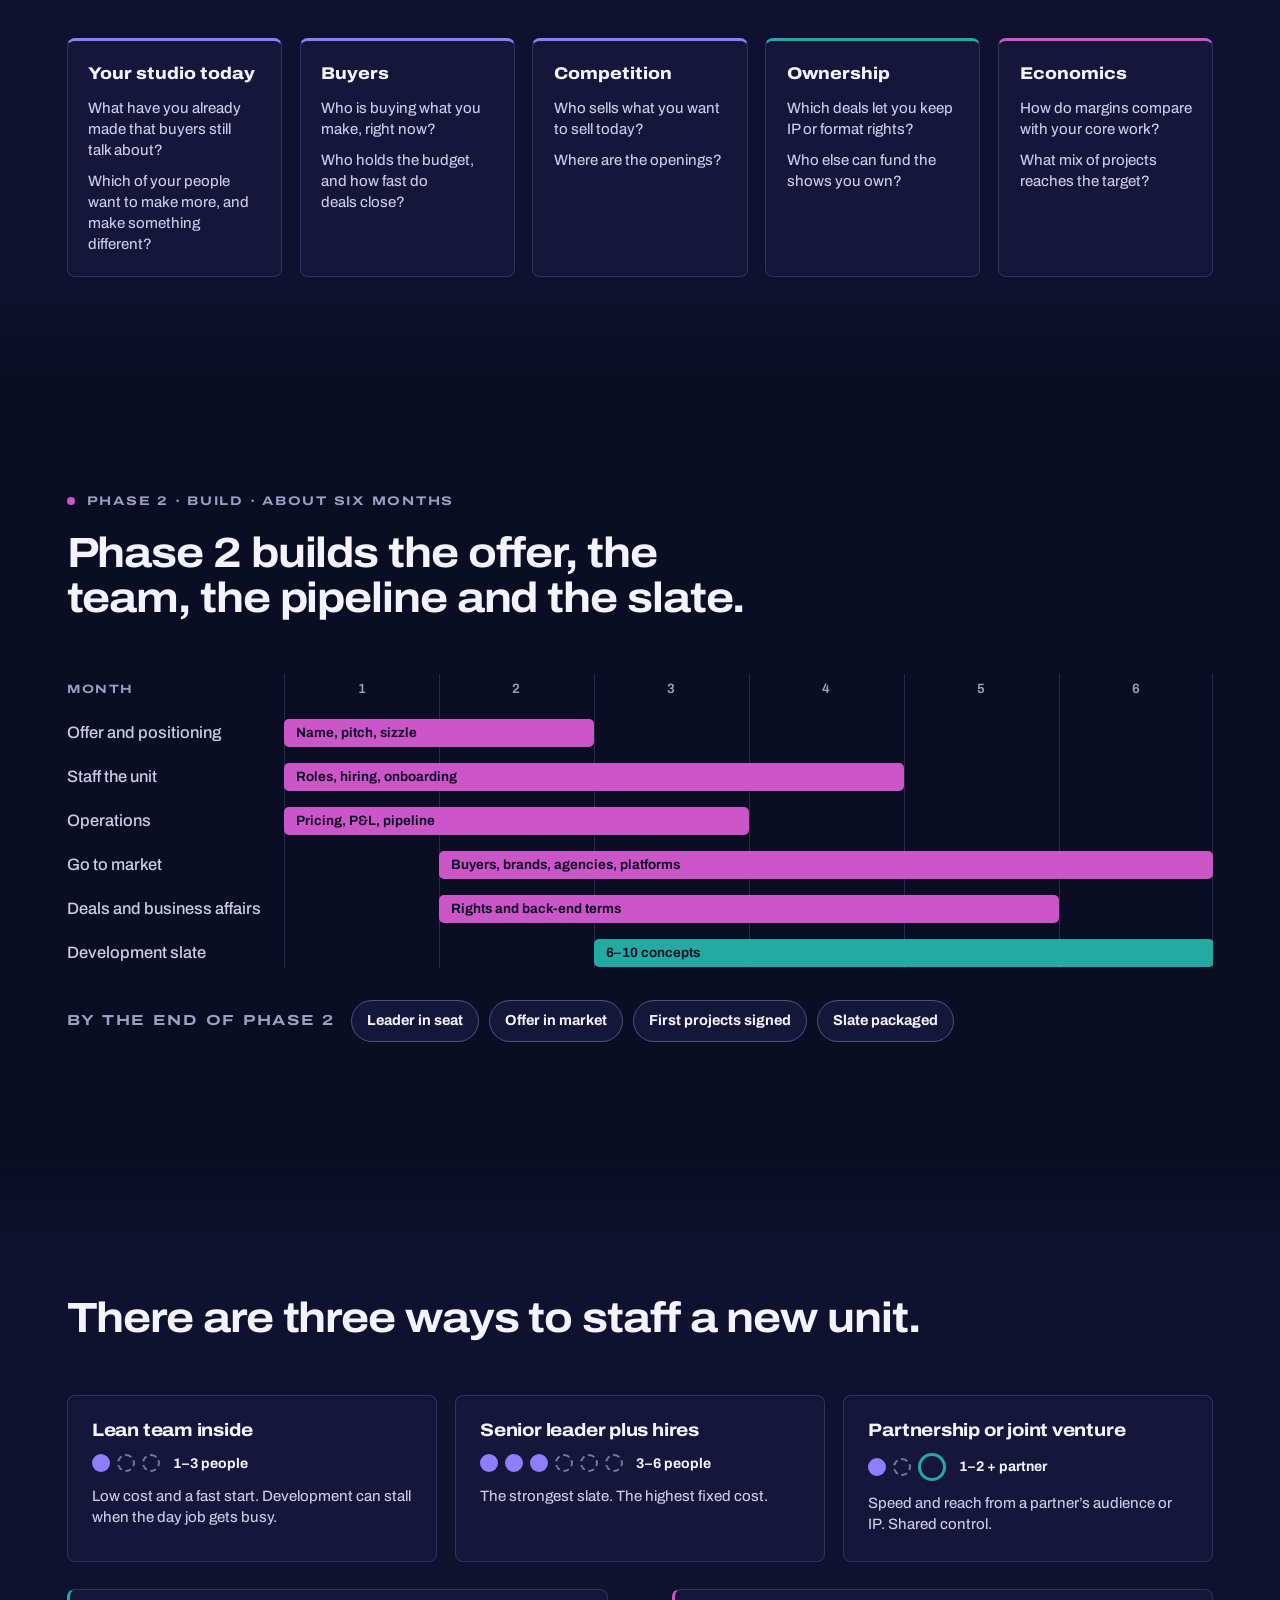
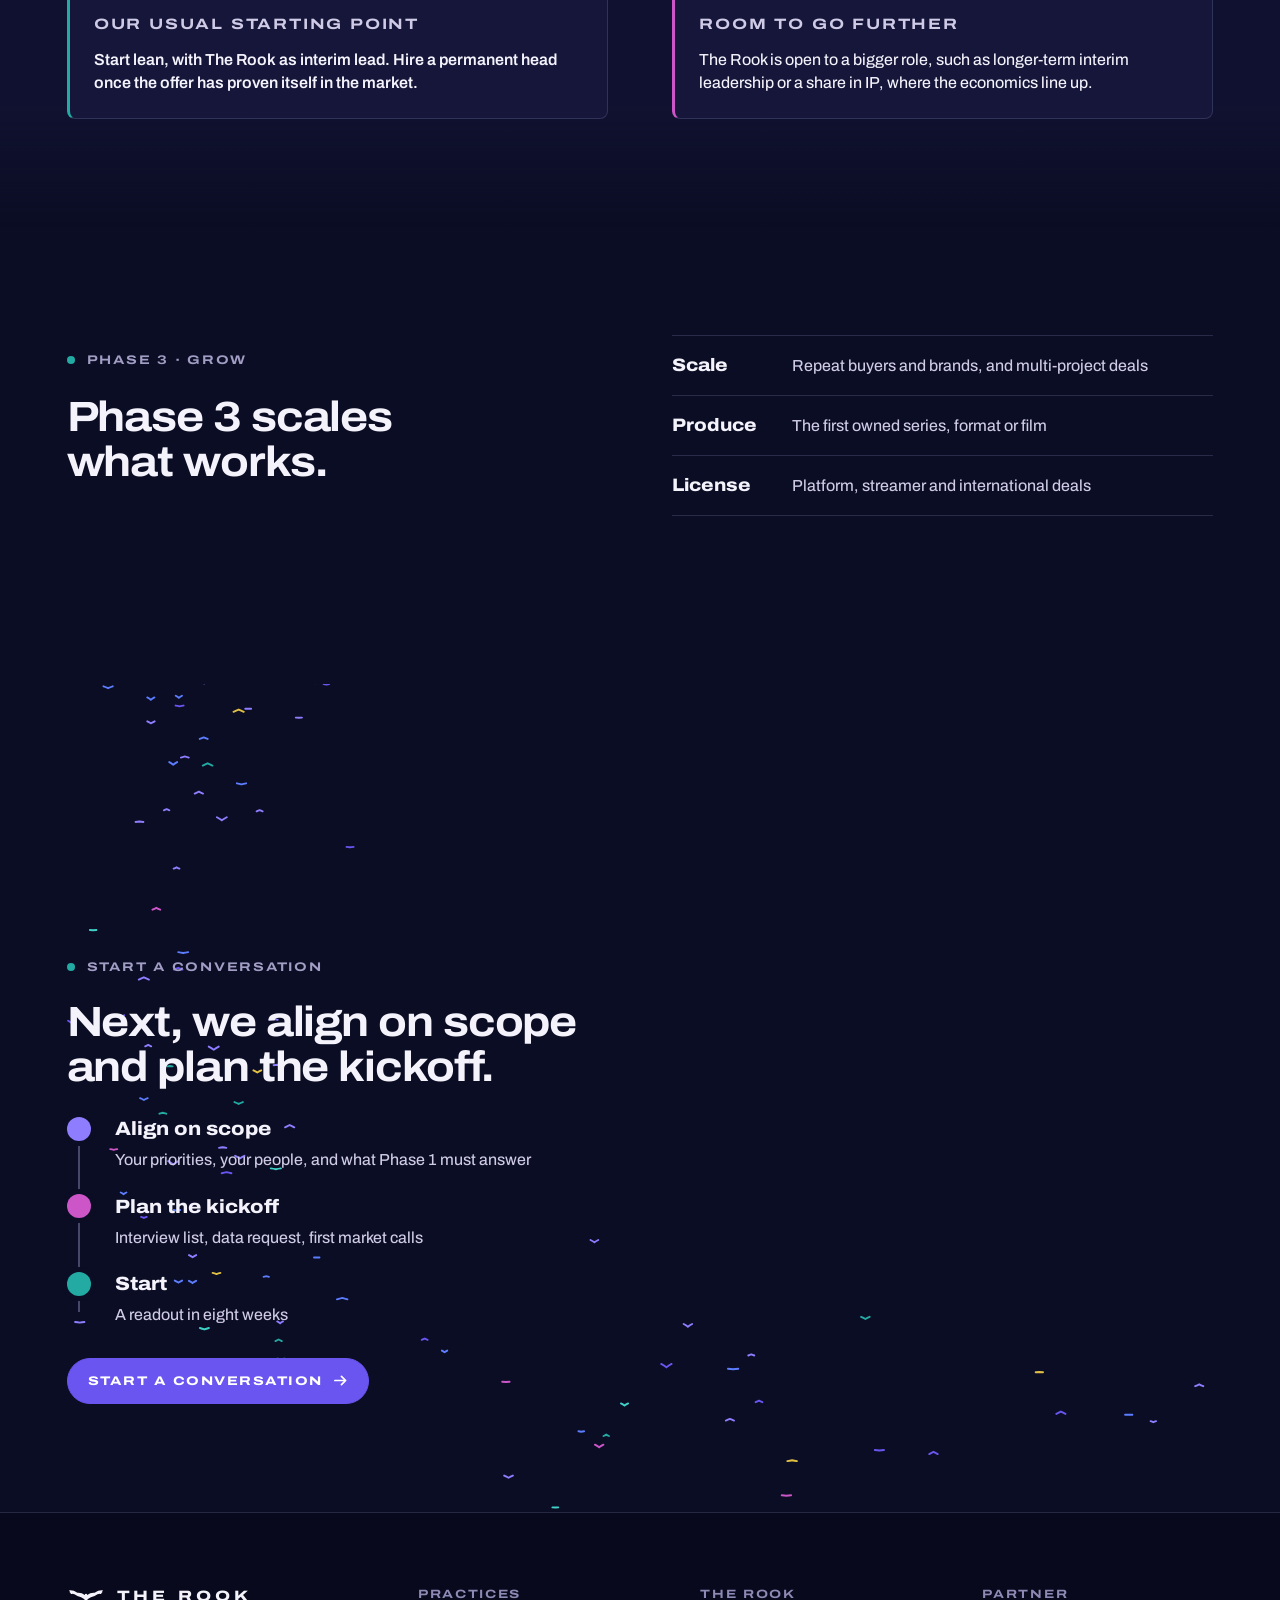
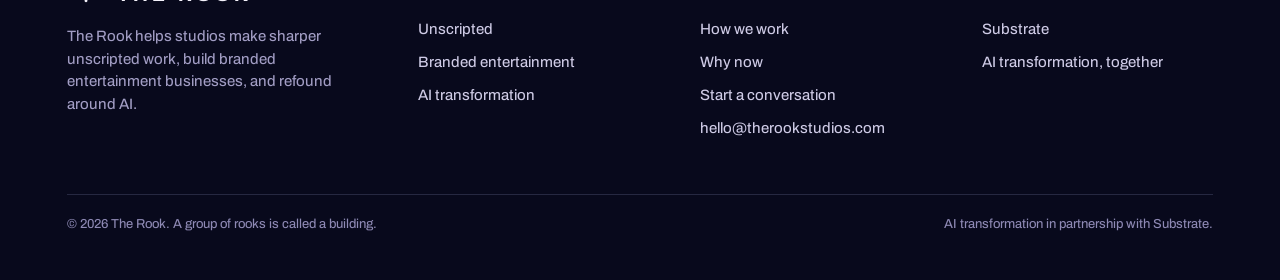
<file: approach.html>
<!doctype html>
<html lang="en">
<head>
<meta charset="utf-8">
<meta name="viewport" content="width=device-width, initial-scale=1, viewport-fit=cover">
<title>How The Rook works · Embed, listen, test, build, hand off</title>
<meta name="description" content="The Rook embeds with a studio's team, tests the market with buyers and partners, builds the offer, the team and the first deals, then hands off to a permanent leader.">
<meta name="theme-color" content="#0b0d24">
<meta property="og:type" content="website">
<meta property="og:site_name" content="The Rook">
<meta property="og:title" content="How The Rook works · Embed, listen, test, build, hand off">
<meta property="og:description" content="The Rook embeds with a studio's team, tests the market with buyers and partners, builds the offer, the team and the first deals, then hands off to a permanent leader.">
<meta property="og:image" content="assets/img/og.png">
<meta property="og:image:width" content="1200">
<meta property="og:image:height" content="630">
<meta name="twitter:card" content="summary_large_image">

<link rel="icon" href="assets/img/favicon.svg" type="image/svg+xml">
<link rel="apple-touch-icon" href="assets/img/apple-touch-icon.png">
<link rel="preload" href="assets/fonts/archivo-variable.woff2" as="font" type="font/woff2" crossorigin>
<link rel="stylesheet" href="assets/css/rook.css">
<script>document.documentElement.classList.add('js')</script>
</head>
<body>
<a class="skip" href="#main">Skip to content</a>
<svg width="0" height="0" style="position:absolute" aria-hidden="true" focusable="false">
  <defs>
    <symbol id="bird" viewBox="0 0 24 9.6"><path d="M12 3Q12.71 3 12.77 3.88Q14.86 2.17 17.5 2.4Q20.36 .48 23 .92L22.23 1.58L22.73 1.97L21.95 2.24L22.39 2.63L21.57 2.79L21.9 3.18L21.13 3.12Q19.7 3.01 17.5 4.49Q14.97 5.15 12.99 6.63L12.82 7.95Q12 8.94 11.18 7.95L11.01 6.63Q9.03 5.15 6.5 4.49Q4.3 3.01 2.87 3.12L2.1 3.18L2.43 2.79L1.61 2.63L2.04 2.24L1.28 1.97L1.77 1.58L1 .92Q3.64 .48 6.5 2.4Q9.14 2.17 11.23 3.88Q11.29 3 12 3Z"/></symbol>
    <symbol id="arrow" viewBox="0 0 16 16"><path d="M2 8h11M9 3.5 13.5 8 9 12.5" fill="none" stroke="currentColor" stroke-width="1.8" stroke-linecap="round" stroke-linejoin="round"/></symbol>
    <symbol id="down" viewBox="0 0 16 16"><path d="M8 2v11M3.5 9 8 13.5 12.5 9" fill="none" stroke="currentColor" stroke-width="1.8" stroke-linecap="round" stroke-linejoin="round"/></symbol>
    <symbol id="loop" viewBox="0 0 24 24"><path d="M20 12a8 8 0 1 1-2.34-5.66M20 4v5h-5" fill="none" stroke="currentColor" stroke-width="2" stroke-linecap="round" stroke-linejoin="round"/></symbol>
  </defs>
</svg>
<canvas id="sky" aria-hidden="true"></canvas>
<header class="site-head">
  <div class="wrap">
    <a class="brand" href="index.html" aria-label="The Rook, home"><svg viewBox="0 0 24 9.6" aria-hidden="true"><use href="#bird"/></svg><span>The Rook</span></a>
    <button class="menu-btn" type="button" aria-label="Menu" aria-expanded="false" aria-controls="site-nav"><i></i></button>
    <nav class="nav" id="site-nav" aria-label="Main">
        <a href="unscripted.html">Unscripted</a>
        <a href="branded-entertainment.html">Branded entertainment</a>
        <a href="ai.html">AI, with Substrate</a>
        <a href="approach.html" aria-current="page">Approach</a>
        <a class="btn violet" href="#contact">Start a conversation</a>
    </nav>
  </div>
</header>
<main id="main">
<section class="hero sub" aria-labelledby="ap-h">
  <div class="wrap">
    <div class="hero-copy">
      <p class="eyebrow rev">How The Rook works</p>
      <h1 class="h1 rev" id="ap-h">We embed with your team and build with you.</h1>
      <p class="lede rev">Every engagement follows the same arc, whether the goal is a sharper unscripted slate, a branded entertainment business, or a studio refounded around AI. We diagnose, we build, and we hand off something that keeps growing.</p>
    </div>
  </div>
</section>

<section class="sec tight" aria-labelledby="rail-h">
  <div class="wrap split l">
    <div class="stack-l">
      <p class="eyebrow rev">The arc</p>
      <h2 class="title rev" id="rail-h">Five moves, in order.</h2>
      <ol class="rail">
        <li class="rev" style="--c:var(--violet-2)"><b>Embed</b><span>Weekly work alongside partners, EPs, development, sales and directors</span></li>
        <li class="rev" style="--c:var(--violet-2)"><b>Listen</b><span>What worked, what stalled, what the team believes is possible</span></li>
        <li class="rev" style="--c:var(--violet-2)"><b>Test</b><span>30+ conversations with buyers, brands, agencies and partners</span></li>
        <li class="rev" style="--c:var(--violet-2)"><b>Build</b><span>The offer, the team, the tools and the first deals</span></li>
        <li class="rev" style="--c:var(--teal)"><b>Hand off</b><span>A permanent leader takes over, with the playbook in hand</span></li>
      </ol>
      <p class="note rev">The Rook recently did this work for a peer commercial production company.</p>
    </div>
    <figure class="rookery-fig rev">
      <canvas id="rookery" class="rookery" aria-hidden="true"></canvas>
      <figcaption>A group of rooks is called a <b>building</b>.</figcaption>
    </figure>
  </div>
</section>

<section class="sec band" aria-labelledby="plan-h" data-pass="flock">
  <div class="wrap">
    <div class="head">
      <p class="eyebrow rev">The plan</p>
      <h2 class="title wide rev" id="plan-h">Three phases: diagnose, build, grow.</h2>
    </div>
    <div class="gantt-wrap rev" tabindex="0" role="region" aria-label="Twelve-month plan">
      <div class="gantt" style="--cols:12" role="img" aria-label="Illustrative twelve-month plan. Phase 1, Diagnose, runs months 1 and 2. Phase 2, Build, runs months 3 to 8. Phase 3, Grow, runs from month 9. Workstreams: diagnostic in months 1 to 2; offer and materials in months 3 to 4; staffing in months 3 to 6; pipeline and deals from month 4; development slate from month 5; first owned project in production from month 10.">
        <div class="g-lines" aria-hidden="true"><i></i><i></i><i></i><i></i><i></i><i></i><i></i><i></i><i></i><i></i><i></i><i></i></div>
        <div class="g-row"><span class="k">Month</span><span class="g-m">1</span><span class="g-m">2</span><span class="g-m">3</span><span class="g-m">4</span><span class="g-m">5</span><span class="g-m">6</span><span class="g-m">7</span><span class="g-m">8</span><span class="g-m">9</span><span class="g-m">10</span><span class="g-m">11</span><span class="g-m">12</span></div>
        <div class="g-row g-phase"><span class="g-label">Phases</span>
          <span class="g-ph" style="grid-column:2/4;--dd:.5s;--c:var(--violet);color:#fff">1 · Diagnose</span>
          <span class="g-ph" style="grid-column:4/10;--dd:.7s;--c:var(--magenta);margin-left:3px">2 · Build</span>
          <span class="g-ph" style="grid-column:10/14;--dd:.9s;--c:#178a84;margin-left:3px">3 · Grow</span>
        </div>
        <div class="g-row"><span class="g-label">Diagnostic</span><span class="g-bar" style="grid-column:2/4;--dd:.7s"></span></div>
        <div class="g-row"><span class="g-label">Offer and materials</span><span class="g-bar" style="grid-column:4/6;--dd:.85s"></span></div>
        <div class="g-row"><span class="g-label">Staff the unit</span><span class="g-bar" style="grid-column:4/8;--dd:.95s"></span></div>
        <div class="g-row"><span class="g-label">Pipeline and deals</span><span class="g-bar" style="grid-column:5/14;--dd:1.05s"></span></div>
        <div class="g-row"><span class="g-label">Development slate</span><span class="g-bar" style="grid-column:6/14;--dd:1.15s"></span></div>
        <div class="g-row"><span class="g-label">Owned project in production</span><span class="g-bar" style="grid-column:11/14;--dd:1.25s;--c:var(--teal)"></span></div>
        <div class="g-row g-ms"><span class="g-label k">Milestones</span>
          <span class="ms" style="grid-column:3"><svg viewBox="0 0 24 9.6" aria-hidden="true"><use href="#bird"/></svg><span>Readout</span></span>
          <span class="ms" style="grid-column:5"><svg viewBox="0 0 24 9.6" aria-hidden="true"><use href="#bird"/></svg><span>Offer live</span></span>
          <span class="ms" style="grid-column:7"><svg viewBox="0 0 24 9.6" aria-hidden="true"><use href="#bird"/></svg><span>Team in seat</span></span>
          <span class="ms" style="grid-column:9"><svg viewBox="0 0 24 9.6" aria-hidden="true"><use href="#bird"/></svg><span>First deals</span></span>
          <span class="ms end" style="grid-column:11/14"><svg viewBox="0 0 24 9.6" aria-hidden="true"><use href="#bird"/></svg><span>Revenue target</span></span>
        </div>
      </div>
    </div>
    <p class="gantt-hint" aria-hidden="true">Scroll sideways <svg><use href="#arrow"/></svg></p>
    <p class="note rev" style="margin-top:18px">Illustrative. Phase 1 sets the targets and dates. An AI refounding with Substrate runs on its own clock: the first three workflows go live in six weeks.</p>
  </div>
</section>

<section class="sec" aria-labelledby="p1-h">
  <div class="wrap">
    <div class="head">
      <p class="eyebrow v rev">Phase 1 · Diagnose · Eight weeks</p>
      <h2 class="title wide rev" id="p1-h">Phase 1 maps the opportunity in eight weeks.</h2>
    </div>
    <div class="gantt-wrap rev" tabindex="0" role="region" aria-label="Eight-week diagnostic">
      <div class="gantt" style="--cols:8;min-width:720px" role="img" aria-label="Eight-week diagnostic: inside your studio in weeks 1 to 3, market audit in weeks 2 to 6, competitive map in weeks 3 to 6, economics in weeks 5 to 7, readout in week 8">
        <div class="g-lines" aria-hidden="true"><i></i><i></i><i></i><i></i><i></i><i></i><i></i><i></i></div>
        <div class="g-row"><span class="k">Week</span><span class="g-m">1</span><span class="g-m">2</span><span class="g-m">3</span><span class="g-m">4</span><span class="g-m">5</span><span class="g-m">6</span><span class="g-m">7</span><span class="g-m">8</span></div>
        <div class="g-row"><span class="g-label">Inside your studio</span><span class="g-bar" style="grid-column:2/5;--dd:.6s">Team interviews</span></div>
        <div class="g-row"><span class="g-label">Market audit</span><span class="g-bar" style="grid-column:3/8;--dd:.75s">30+ conversations</span></div>
        <div class="g-row"><span class="g-label">Competitive map</span><span class="g-bar" style="grid-column:4/8;--dd:.9s">Peers and openings</span></div>
        <div class="g-row"><span class="g-label">Economics</span><span class="g-bar" style="grid-column:6/9;--dd:1.05s">Revenue model</span></div>
        <div class="g-row"><span class="g-label">Readout</span><span class="g-bar" style="grid-column:9/10;--dd:1.2s;--c:var(--teal)"></span></div>
      </div>
    </div>
    <p class="gantt-hint" aria-hidden="true">Scroll sideways <svg><use href="#arrow"/></svg></p>
    <div class="chips rev" style="margin-top:26px"><span class="k">The readout delivers</span><span>Opportunity map</span><span>The offer</span><span>Revenue model</span><span>Ownership strategy</span><span>Team plan</span><span>Twelve-month roadmap</span></div>
  </div>
</section>

<section class="sec band" aria-labelledby="q-h">
  <div class="wrap">
    <div class="head">
      <p class="eyebrow rev">Phase 1 · Questions we answer</p>
      <h2 class="title wide rev" id="q-h">Five sets of questions, answered with evidence.</h2>
    </div>
    <div class="qgrid">
      <div class="qcol panel rev" style="--c:var(--violet-2)"><h3>Your studio today</h3><ol><li>What have you already made that buyers still talk about?</li><li>Which of your people want to make more, and make something different?</li></ol></div>
      <div class="qcol panel rev" style="--c:var(--violet-2)"><h3>Buyers</h3><ol><li>Who is buying what you make, right now?</li><li>Who holds the budget, and how fast do deals close?</li></ol></div>
      <div class="qcol panel rev" style="--c:var(--violet-2)"><h3>Competition</h3><ol><li>Who sells what you want to sell today?</li><li>Where are the openings?</li></ol></div>
      <div class="qcol panel rev" style="--c:var(--teal)"><h3>Ownership</h3><ol><li>Which deals let you keep IP or format rights?</li><li>Who else can fund the shows you own?</li></ol></div>
      <div class="qcol panel rev" style="--c:var(--magenta)"><h3>Economics</h3><ol><li>How do margins compare with your core work?</li><li>What mix of projects reaches the target?</li></ol></div>
    </div>
  </div>
</section>

<section class="sec" aria-labelledby="p2-h" data-pass="small">
  <div class="wrap">
    <div class="head">
      <p class="eyebrow m rev">Phase 2 · Build · About six months</p>
      <h2 class="title wide rev" id="p2-h">Phase 2 builds the offer, the team, the pipeline and the slate.</h2>
    </div>
    <div class="gantt-wrap rev" tabindex="0" role="region" aria-label="Six-month build">
      <div class="gantt" style="--cols:6;min-width:680px" role="img" aria-label="Six-month build: offer and positioning in months 1 to 2, staffing in months 1 to 4, operations in months 1 to 3, go to market in months 2 to 6, deals and business affairs in months 2 to 5, development slate in months 3 to 6">
        <div class="g-lines" aria-hidden="true"><i></i><i></i><i></i><i></i><i></i><i></i></div>
        <div class="g-row"><span class="k">Month</span><span class="g-m">1</span><span class="g-m">2</span><span class="g-m">3</span><span class="g-m">4</span><span class="g-m">5</span><span class="g-m">6</span></div>
        <div class="g-row"><span class="g-label">Offer and positioning</span><span class="g-bar" style="grid-column:2/4;--dd:.6s;--c:var(--magenta)">Name, pitch, sizzle</span></div>
        <div class="g-row"><span class="g-label">Staff the unit</span><span class="g-bar" style="grid-column:2/6;--dd:.7s;--c:var(--magenta)">Roles, hiring, onboarding</span></div>
        <div class="g-row"><span class="g-label">Operations</span><span class="g-bar" style="grid-column:2/5;--dd:.8s;--c:var(--magenta)">Pricing, P&amp;L, pipeline</span></div>
        <div class="g-row"><span class="g-label">Go to market</span><span class="g-bar" style="grid-column:3/8;--dd:.9s;--c:var(--magenta)">Buyers, brands, agencies, platforms</span></div>
        <div class="g-row"><span class="g-label">Deals and business affairs</span><span class="g-bar" style="grid-column:3/7;--dd:1s;--c:var(--magenta)">Rights and back-end terms</span></div>
        <div class="g-row"><span class="g-label">Development slate</span><span class="g-bar" style="grid-column:4/8;--dd:1.1s;--c:var(--teal)">6–10 concepts</span></div>
      </div>
    </div>
    <p class="gantt-hint" aria-hidden="true">Scroll sideways <svg><use href="#arrow"/></svg></p>
    <div class="chips rev" style="margin-top:26px"><span class="k">By the end of Phase 2</span><span>Leader in seat</span><span>Offer in market</span><span>First projects signed</span><span>Slate packaged</span></div>
  </div>
</section>

<section class="sec band" aria-labelledby="staff-h">
  <div class="wrap">
    <div class="head">
      <p class="eyebrow rev">Phase 2 · Staffing</p>
      <h2 class="title wide rev" id="staff-h">There are three ways to staff a new unit.</h2>
    </div>
    <div class="cards" style="--n:3">
      <article class="card panel rev"><h3>Lean team inside</h3><div class="heads" role="img" aria-label="One to three people"><i></i><i class="opt"></i><i class="opt"></i><span>1–3 people</span></div><p>Low cost and a fast start. Development can stall when the day job gets busy.</p></article>
      <article class="card panel rev"><h3>Senior leader plus hires</h3><div class="heads" role="img" aria-label="Three to six people"><i></i><i></i><i></i><i class="opt"></i><i class="opt"></i><i class="opt"></i><span>3–6 people</span></div><p>The strongest slate. The highest fixed cost.</p></article>
      <article class="card panel rev"><h3>Partnership or joint venture</h3><div class="heads" role="img" aria-label="One to two people plus a partner"><i></i><i class="opt"></i><i class="partner"></i><span>1–2 + partner</span></div><p>Speed and reach from a partner’s audience or IP. Shared control.</p></article>
    </div>
    <div class="split" style="margin-top:clamp(20px,3vh,32px);align-items:stretch">
      <div class="card panel rev" style="border-left:3px solid var(--teal)"><p class="k">Our usual starting point</p><p style="font-size:var(--body);color:var(--text);font-weight:600">Start lean, with The Rook as interim lead. Hire a permanent head once the offer has proven itself in the market.</p></div>
      <div class="card panel rev" style="border-left:3px solid var(--magenta)"><p class="k">Room to go further</p><p style="font-size:var(--body);color:var(--text)">The Rook is open to a bigger role, such as longer-term interim leadership or a share in IP, where the economics line up.</p></div>
    </div>
  </div>
</section>

<section class="sec" aria-labelledby="p3-h" data-pass="flock">
  <div class="wrap split">
    <div class="stack-l">
      <p class="eyebrow rev" style="--d:0s">Phase 3 · Grow</p>
      <h2 class="title rev" id="p3-h">Phase 3 scales what works.</h2>
      <p class="body rev">By now the offer is selling and the team is in seat. Phase 3 turns first deals into a business.</p>
    </div>
    <div class="pills">
      <div class="pill rev"><b>Scale</b><span>Repeat buyers and brands, and multi-project deals</span></div>
      <div class="pill rev"><b>Produce</b><span>The first owned series, format or film</span></div>
      <div class="pill rev"><b>License</b><span>Platform, streamer and international deals</span></div>
      <div class="pill rev"><b>Staff</b><span>Hire as revenue grows, not before</span></div>
    </div>
  </div>
</section>

<section class="close-sec" id="contact" aria-labelledby="close-h">
  <canvas class="formation" data-shape="word" data-text="THE ROOK" aria-hidden="true"></canvas>
  <div class="wrap">
    <div class="close-copy">
      <p class="eyebrow rev">Start a conversation</p>
      <h2 class="title rev" id="close-h">Next, we align on scope and plan the kickoff.</h2>
      <ol class="nodes">
        <li class="rev" style="--c:var(--violet-2)"><h3>Align on scope</h3><p>Your priorities, your people, and what Phase 1 must answer</p></li>
        <li class="rev" style="--c:var(--magenta)"><h3>Plan the kickoff</h3><p>Interview list, data request, first market calls</p></li>
        <li class="rev" style="--c:var(--teal)"><h3>Start</h3><p>A readout in eight weeks</p></li>
      </ol>
      <div class="hero-ctas rev"><a class="btn violet" href="mailto:hello@therookstudios.com?subject=Working%20with%20The%20Rook">Start a conversation <svg aria-hidden="true"><use href="#arrow"/></svg></a></div>
    </div>
  </div>
</section>
</main>
<footer class="site-foot">
  <div class="wrap">
    <div class="foot-grid">
      <div>
        <a class="brand" href="index.html" aria-label="The Rook, home"><svg viewBox="0 0 24 9.6" aria-hidden="true"><use href="#bird"/></svg><span>The Rook</span></a>
        <p>The Rook helps studios make sharper unscripted work, build branded entertainment businesses, and refound around AI.</p>
      </div>
      <div>
        <h2>Practices</h2>
        <ul>
          <li><a href="unscripted.html">Unscripted</a></li>
          <li><a href="branded-entertainment.html">Branded entertainment</a></li>
          <li><a href="ai.html">AI transformation</a></li>
        </ul>
      </div>
      <div>
        <h2>The Rook</h2>
        <ul>
          <li><a href="approach.html">How we work</a></li>
          <li><a href="index.html#shift">Why now</a></li>
          <li><a href="#contact">Start a conversation</a></li>
          <li><a href="mailto:hello@therookstudios.com">hello@therookstudios.com</a></li>
        </ul>
      </div>
      <div>
        <h2>Partner</h2>
        <ul>
          <li><a href="ai.html#substrate">Substrate</a></li>
          <li><a href="ai.html">AI transformation, together</a></li>
        </ul>
      </div>
    </div>
    <div class="foot-base">
      <span>© <span data-year>2026</span> The Rook. A group of rooks is called a building.</span>
      <span>AI transformation in partnership with Substrate.</span>
    </div>
  </div>
</footer>
<canvas id="near" aria-hidden="true"></canvas>
<div class="grain" aria-hidden="true"></div>

<script src="assets/js/rook.js" defer></script>
</body>
</html>
</file>
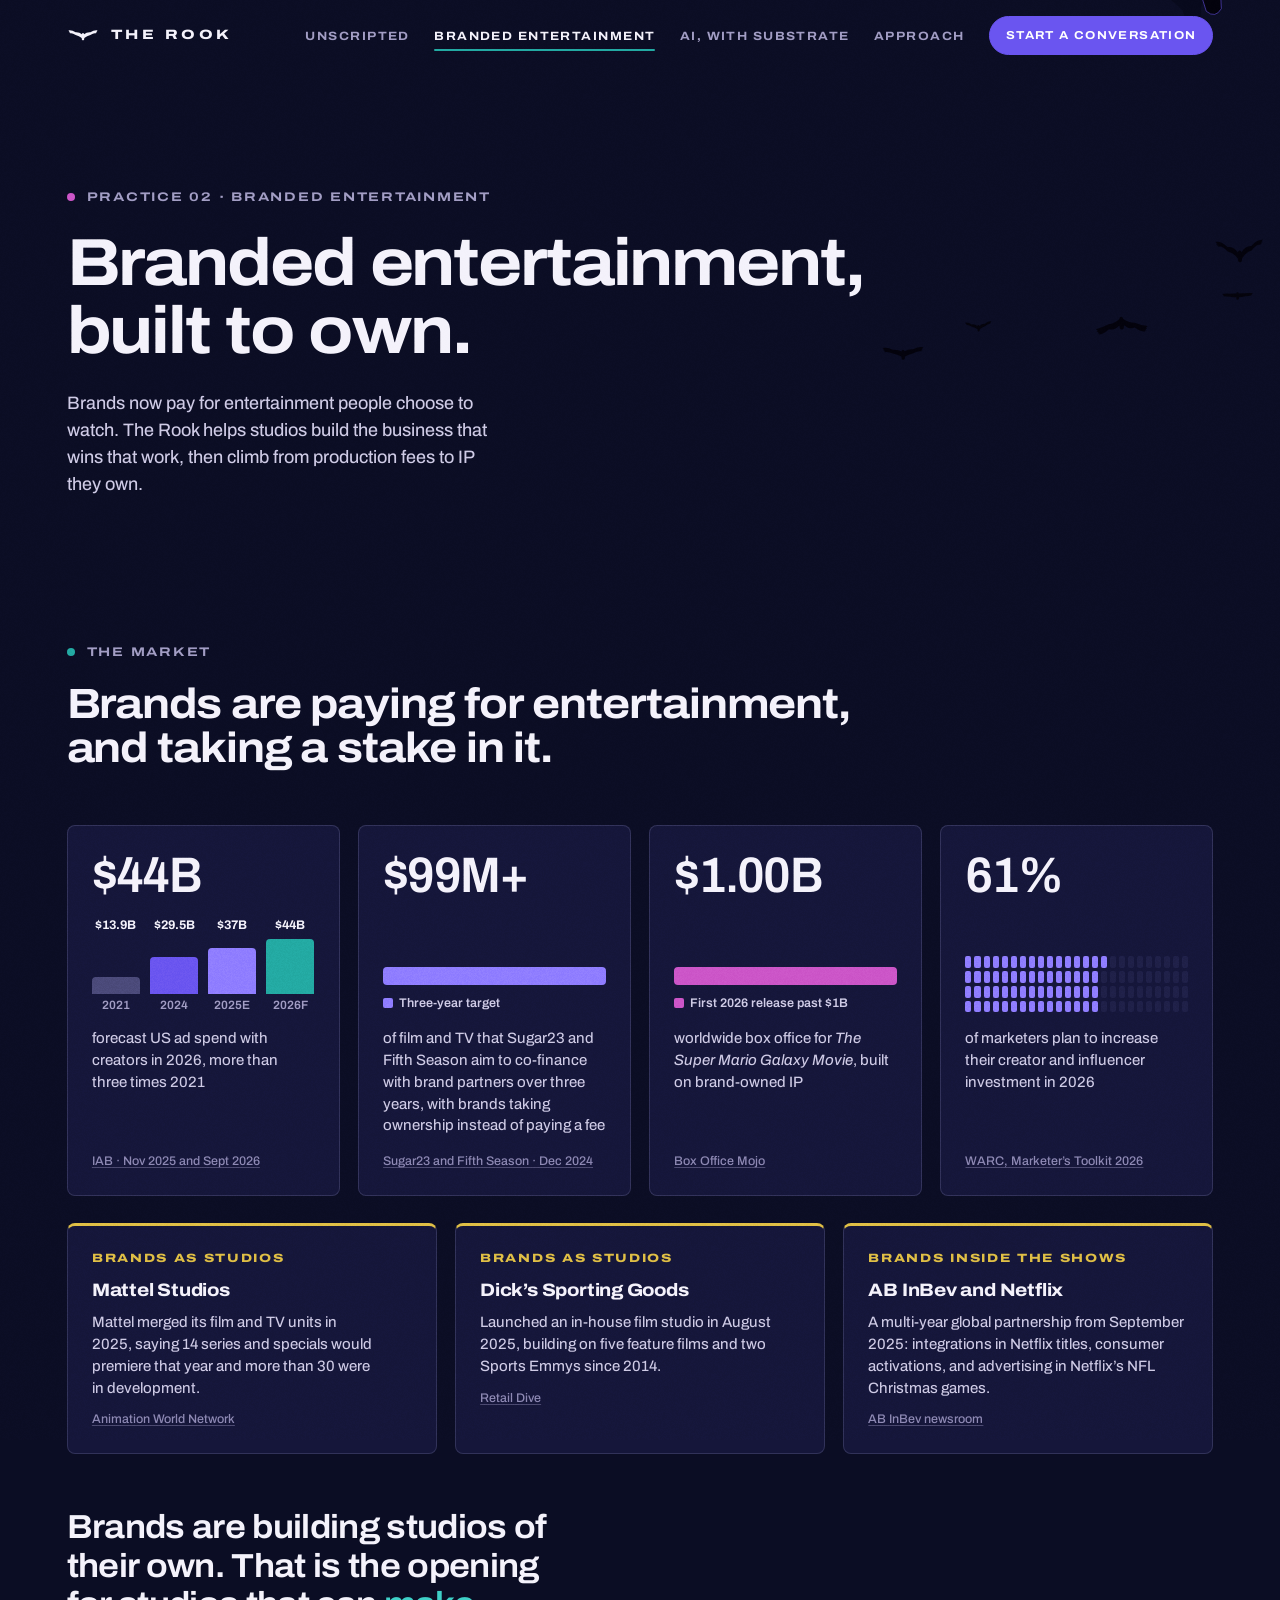
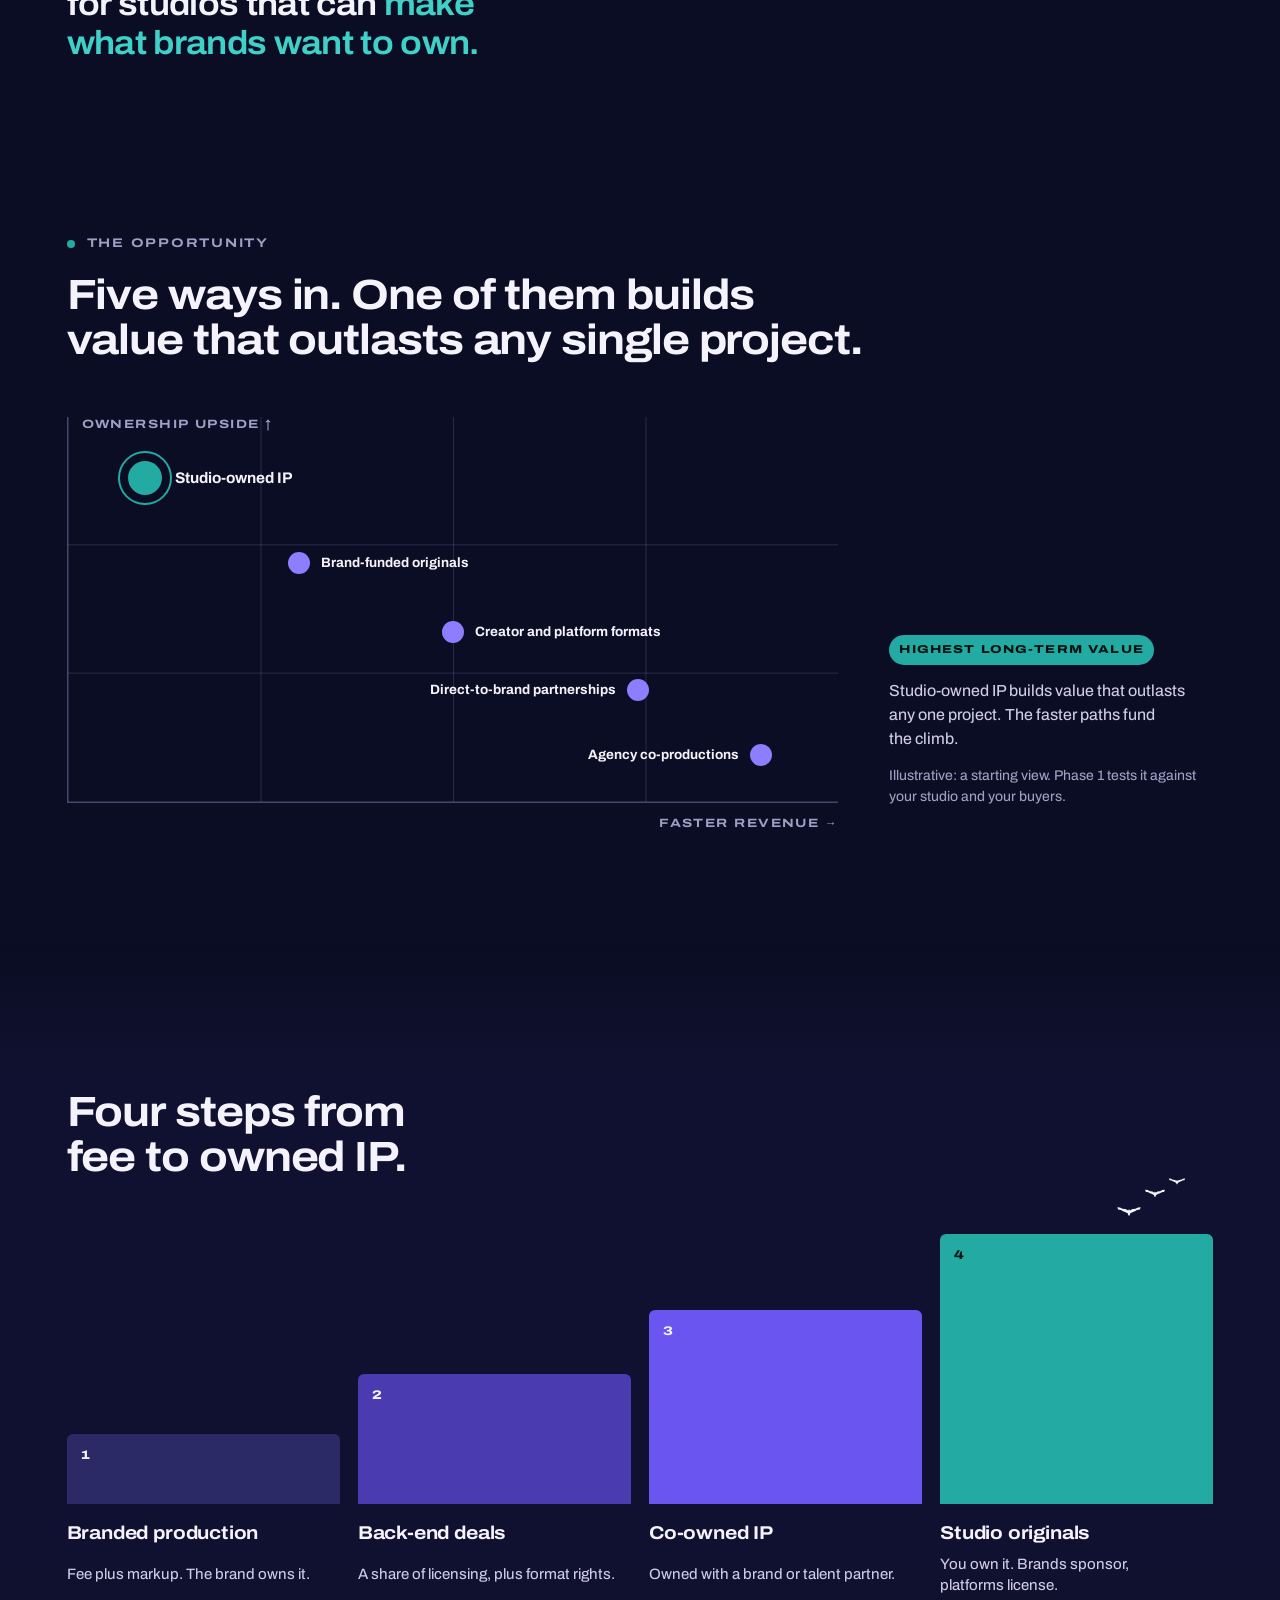
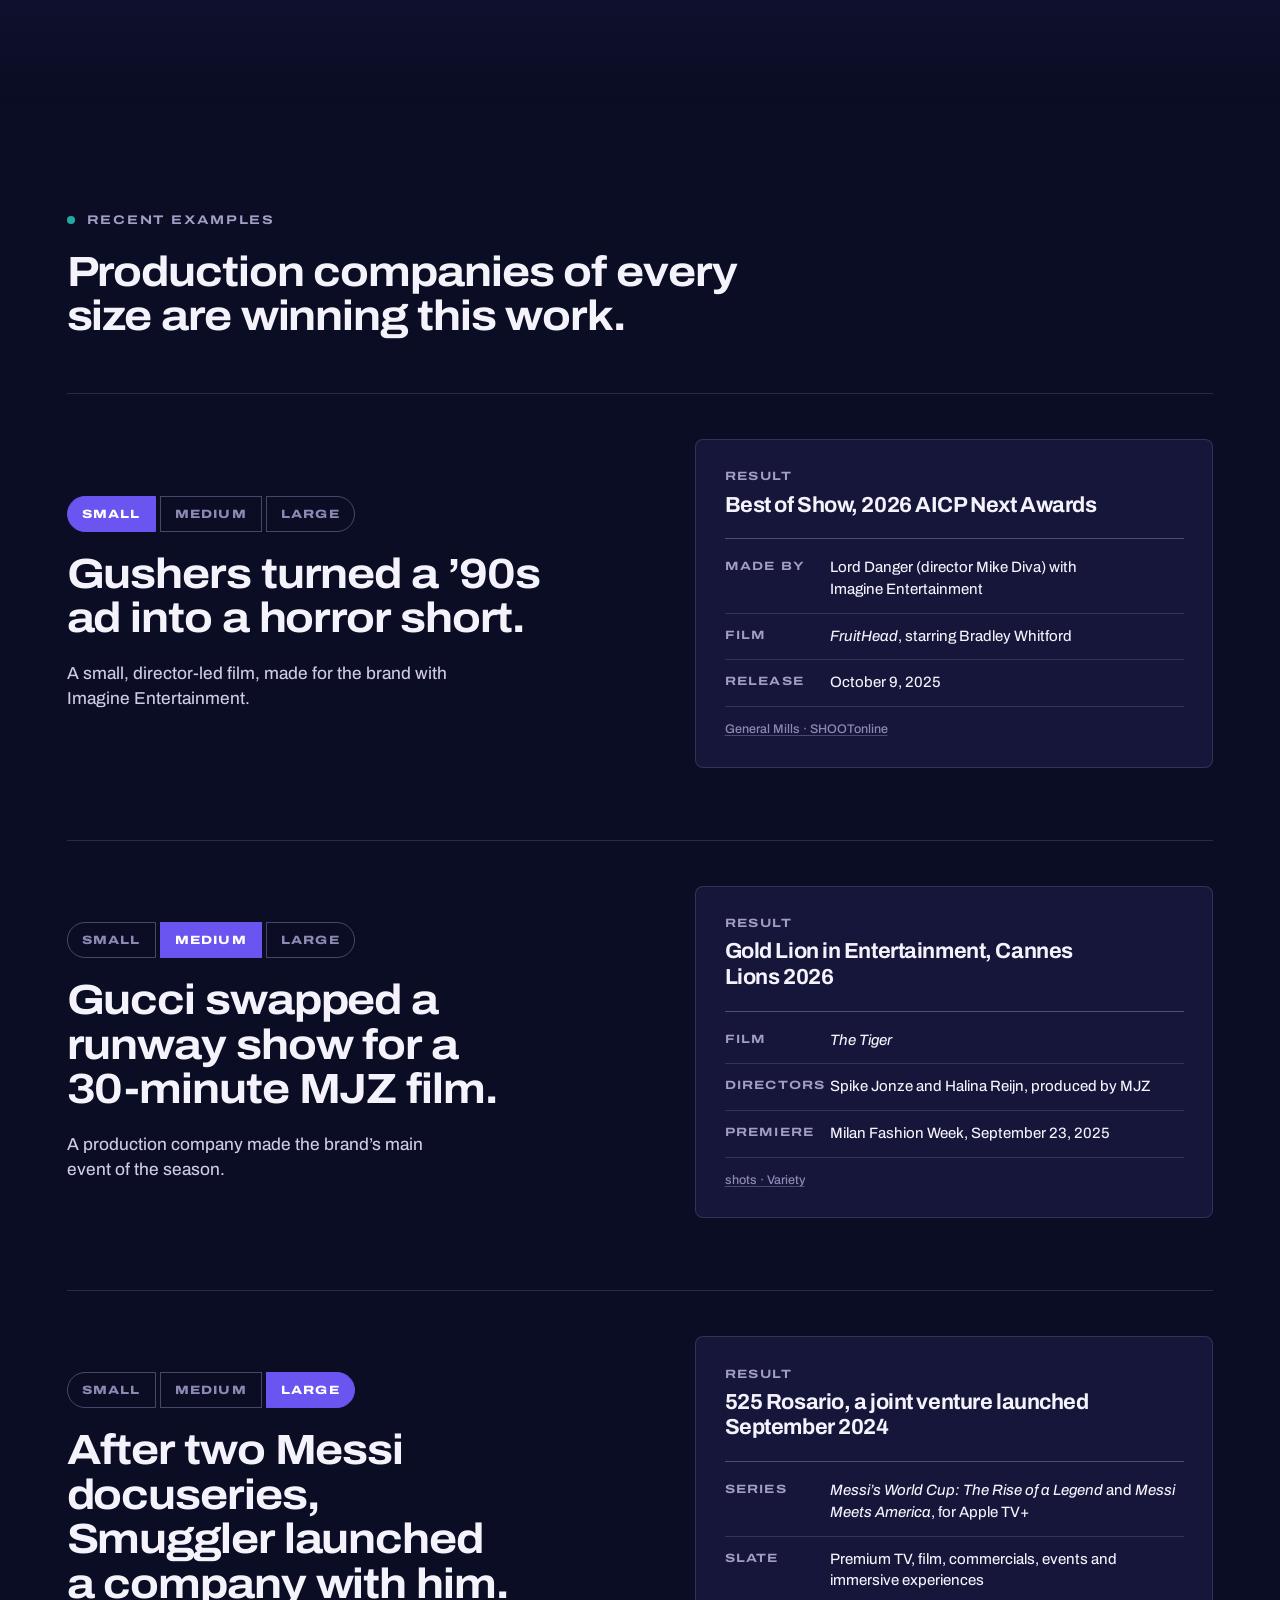
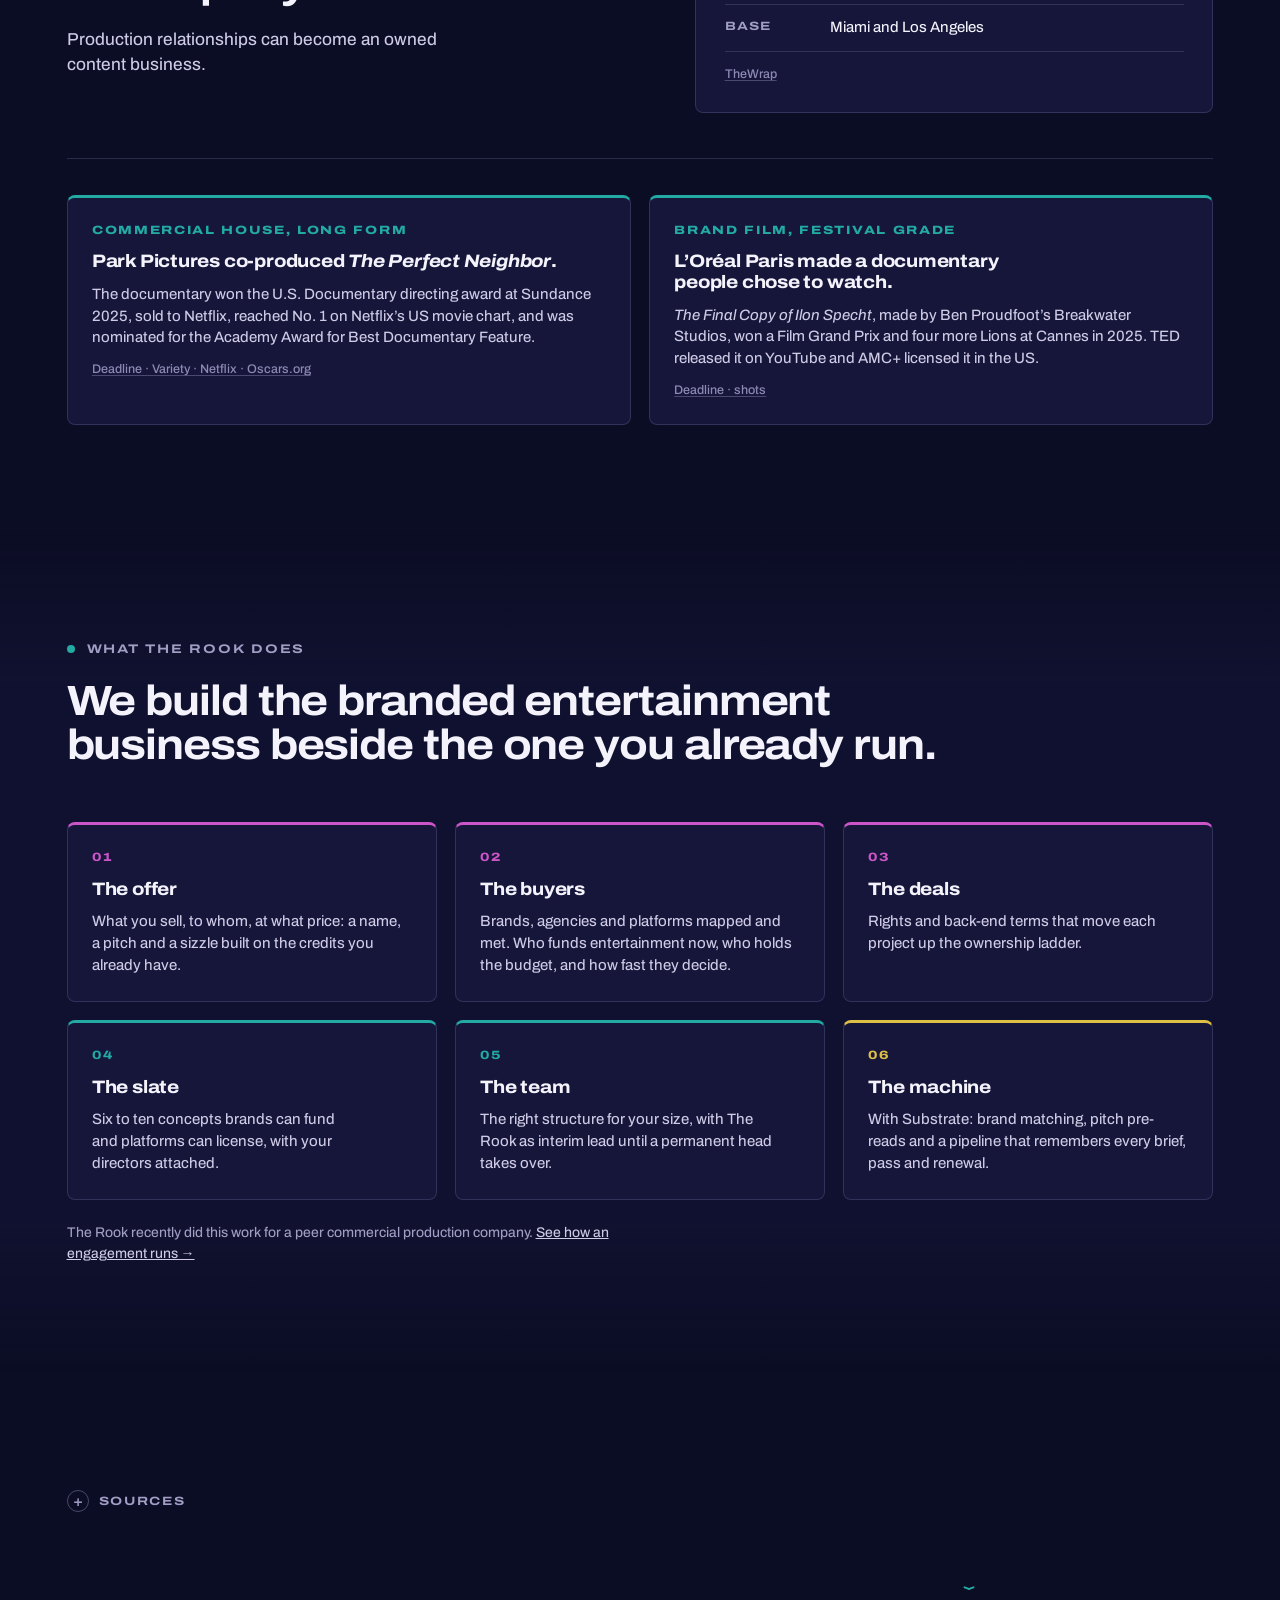
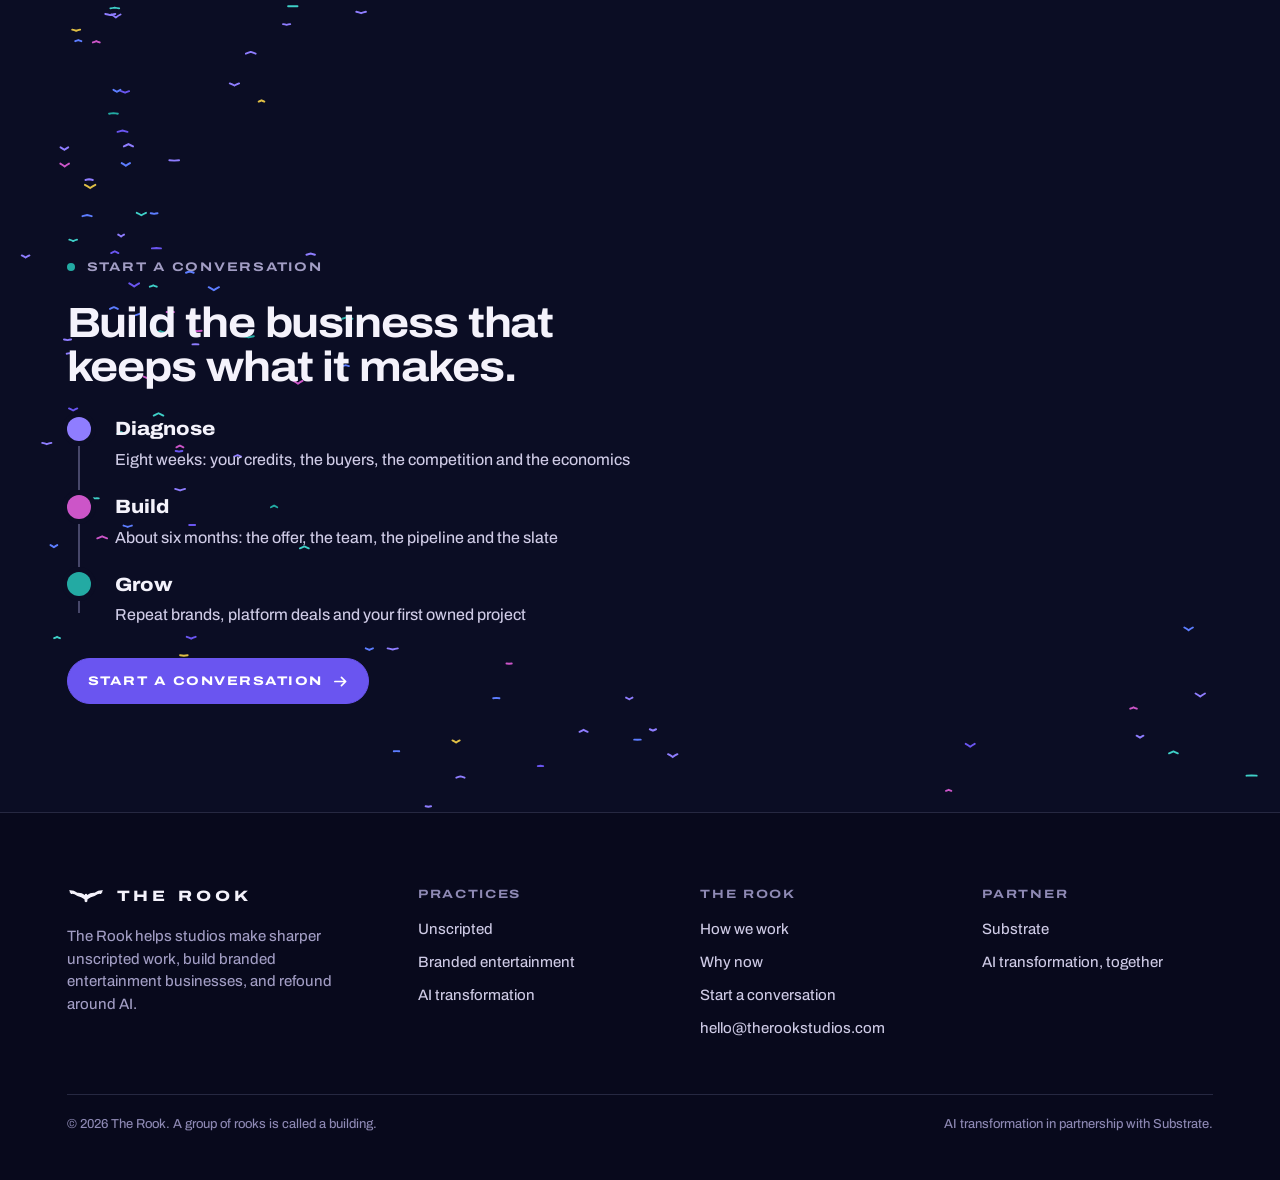
<file: branded-entertainment.html>
<!doctype html>
<html lang="en">
<head>
<meta charset="utf-8">
<meta name="viewport" content="width=device-width, initial-scale=1, viewport-fit=cover">
<title>Branded entertainment, built to own · The Rook</title>
<meta name="description" content="Brands now pay for entertainment people choose to watch. The Rook helps studios build the business that wins that work, and climb from production fees to owned IP.">
<meta name="theme-color" content="#0b0d24">
<meta property="og:type" content="website">
<meta property="og:site_name" content="The Rook">
<meta property="og:title" content="Branded entertainment, built to own · The Rook">
<meta property="og:description" content="Brands now pay for entertainment people choose to watch. The Rook helps studios build the business that wins that work, and climb from production fees to owned IP.">
<meta property="og:image" content="assets/img/og.png">
<meta property="og:image:width" content="1200">
<meta property="og:image:height" content="630">
<meta name="twitter:card" content="summary_large_image">

<link rel="icon" href="assets/img/favicon.svg" type="image/svg+xml">
<link rel="apple-touch-icon" href="assets/img/apple-touch-icon.png">
<link rel="preload" href="assets/fonts/archivo-variable.woff2" as="font" type="font/woff2" crossorigin>
<link rel="stylesheet" href="assets/css/rook.css">
<script>document.documentElement.classList.add('js')</script>
</head>
<body>
<a class="skip" href="#main">Skip to content</a>
<svg width="0" height="0" style="position:absolute" aria-hidden="true" focusable="false">
  <defs>
    <symbol id="bird" viewBox="0 0 24 9.6"><path d="M12 3Q12.71 3 12.77 3.88Q14.86 2.17 17.5 2.4Q20.36 .48 23 .92L22.23 1.58L22.73 1.97L21.95 2.24L22.39 2.63L21.57 2.79L21.9 3.18L21.13 3.12Q19.7 3.01 17.5 4.49Q14.97 5.15 12.99 6.63L12.82 7.95Q12 8.94 11.18 7.95L11.01 6.63Q9.03 5.15 6.5 4.49Q4.3 3.01 2.87 3.12L2.1 3.18L2.43 2.79L1.61 2.63L2.04 2.24L1.28 1.97L1.77 1.58L1 .92Q3.64 .48 6.5 2.4Q9.14 2.17 11.23 3.88Q11.29 3 12 3Z"/></symbol>
    <symbol id="arrow" viewBox="0 0 16 16"><path d="M2 8h11M9 3.5 13.5 8 9 12.5" fill="none" stroke="currentColor" stroke-width="1.8" stroke-linecap="round" stroke-linejoin="round"/></symbol>
    <symbol id="down" viewBox="0 0 16 16"><path d="M8 2v11M3.5 9 8 13.5 12.5 9" fill="none" stroke="currentColor" stroke-width="1.8" stroke-linecap="round" stroke-linejoin="round"/></symbol>
    <symbol id="loop" viewBox="0 0 24 24"><path d="M20 12a8 8 0 1 1-2.34-5.66M20 4v5h-5" fill="none" stroke="currentColor" stroke-width="2" stroke-linecap="round" stroke-linejoin="round"/></symbol>
  </defs>
</svg>
<canvas id="sky" aria-hidden="true"></canvas>
<header class="site-head">
  <div class="wrap">
    <a class="brand" href="index.html" aria-label="The Rook, home"><svg viewBox="0 0 24 9.6" aria-hidden="true"><use href="#bird"/></svg><span>The Rook</span></a>
    <button class="menu-btn" type="button" aria-label="Menu" aria-expanded="false" aria-controls="site-nav"><i></i></button>
    <nav class="nav" id="site-nav" aria-label="Main">
        <a href="unscripted.html">Unscripted</a>
        <a href="branded-entertainment.html" aria-current="page">Branded entertainment</a>
        <a href="ai.html">AI, with Substrate</a>
        <a href="approach.html">Approach</a>
        <a class="btn violet" href="#contact">Start a conversation</a>
    </nav>
  </div>
</header>
<main id="main">
<section class="hero sub" aria-labelledby="br-h" data-pass="small">
  <div class="wrap">
    <div class="hero-copy">
      <p class="eyebrow m rev">Practice 02 · Branded entertainment</p>
      <h1 class="h1 rev" id="br-h">Branded entertainment, built to&nbsp;own.</h1>
      <p class="lede rev">Brands now pay for entertainment people choose to watch. The Rook helps studios build the business that wins that work, then climb from production fees to IP they own.</p>
    </div>
  </div>
</section>

<section class="sec tight" aria-labelledby="br-mkt-h">
  <div class="wrap">
    <div class="head">
      <p class="eyebrow rev">The market</p>
      <h2 class="title wide rev" id="br-mkt-h">Brands are paying for entertainment, and taking a stake in it.</h2>
    </div>
    <div class="stats">
      <article class="stat panel rev">
        <div class="big nums" data-count="44" data-pre="$" data-suf="B">$44B</div>
        <div class="viz cols" style="--n:4" role="img" aria-label="US creator ad spend: 13.9 billion dollars in 2021, 29.5 billion in 2024, 37 billion projected for 2025, 44 billion forecast for 2026">
          <div class="col"><span>$13.9B</span><i style="--h:31.6%;--c:#4b4a7a;--dd:.6s"></i><small>2021</small></div>
          <div class="col"><span>$29.5B</span><i style="--h:67%;--c:#6a55f0;--dd:.72s"></i><small>2024</small></div>
          <div class="col"><span>$37B</span><i style="--h:84.1%;--dd:.84s"></i><small>2025E</small></div>
          <div class="col"><span>$44B</span><i style="--h:100%;--c:var(--teal);--dd:.96s"></i><small>2026F</small></div>
        </div>
        <p class="body">forecast US ad spend with creators in 2026, more than three times 2021</p>
        <p class="src"><a href="#src-1">IAB · Nov 2025 and Sept 2026</a></p>
      </article>
      <article class="stat panel rev">
        <div class="big nums"><span data-count="100" data-pre="$" data-suf="M+">$100M+</span></div>
        <div class="viz" role="img" aria-label="A three-year brand co-financing target of more than 100 million dollars">
          <div class="hbar"><i style="--w:100%"></i></div>
          <div class="vlegend"><span><i style="background:var(--violet-2)"></i>Three-year target</span></div>
        </div>
        <p class="body">of film and TV that Sugar23 and Fifth Season aim to co-finance with brand partners over three years, with brands taking ownership instead of paying a fee</p>
        <p class="src"><a href="#src-2">Sugar23 and Fifth Season · Dec 2024</a></p>
      </article>
      <article class="stat panel rev">
        <div class="big nums" data-count="1.01" data-dec="2" data-pre="$" data-suf="B">$1.01B</div>
        <div class="viz" role="img" aria-label="The Super Mario Galaxy Movie passed one billion dollars worldwide, the first 2026 release to do so">
          <div class="hbar"><i style="--w:100%;--c:var(--magenta)"></i></div>
          <div class="vlegend"><span><i style="background:var(--magenta)"></i>First 2026 release past $1B</span></div>
        </div>
        <p class="body">worldwide box office for <cite>The Super Mario Galaxy Movie</cite>, built on brand-owned IP</p>
        <p class="src"><a href="#src-3">Box Office Mojo</a></p>
      </article>
      <article class="stat panel rev">
        <div class="big nums" data-count="61" data-suf="%">61%</div>
        <div class="viz waffle" data-a="61" aria-hidden="true"></div>
        <p class="body">of marketers plan to increase their creator and influencer investment in 2026</p>
        <p class="src"><a href="#src-4">WARC, Marketer’s Toolkit 2026</a></p>
      </article>
    </div>
    <div class="cards" style="--n:3;margin-top:clamp(20px,3vh,28px)">
      <article class="card panel top rev" style="--c:var(--gold)"><p class="n">Brands as studios</p><h3>Mattel Studios</h3><p>Mattel merged its film and TV units in 2025, saying 14 series and specials would premiere that year and more than 30 were in development.</p><p class="src"><a href="#src-5">Animation World Network</a></p></article>
      <article class="card panel top rev" style="--c:var(--gold)"><p class="n">Brands as studios</p><h3>Dick’s Sporting Goods</h3><p>Launched an in-house film studio in August 2025, building on five feature films and two Sports Emmys since 2014.</p><p class="src"><a href="#src-6">Retail Dive</a></p></article>
      <article class="card panel top rev" style="--c:var(--gold)"><p class="n">Brands inside the shows</p><h3>AB InBev and Netflix</h3><p>A multi-year global partnership from September 2025: integrations in Netflix titles, consumer activations, and advertising in Netflix’s NFL Christmas games.</p><p class="src"><a href="#src-7">AB InBev newsroom</a></p></article>
    </div>
    <p class="pull rev" style="margin-top:clamp(36px,6vh,64px)">Brands are building studios of their own. That is the opening for studios that can <em>make what brands want to own.</em></p>
  </div>
</section>

<section class="sec" aria-labelledby="br-map-h" data-pass="flock">
  <div class="wrap">
    <div class="head">
      <p class="eyebrow rev">The opportunity</p>
      <h2 class="title wide rev" id="br-map-h">Five ways in. One of them builds value that outlasts any single project.</h2>
    </div>
    <div class="mapwrap">
      <div class="rev" style="padding-bottom:34px">
        <div class="map" role="img" aria-label="Five opportunity areas by speed to revenue and ownership upside. Studio-owned IP has the most ownership upside and the slowest revenue. Brand-funded originals, creator and platform formats, and direct-to-brand partnerships sit in between. Agency co-productions bring the fastest revenue and the least ownership.">
          <span class="ax ax-y">Ownership upside ↑</span>
          <span class="ax ax-x">Faster revenue →</span>
          <span class="orb own" style="--x:10%;--y:84%;--od:.5s"><i></i><b>Studio-owned IP</b></span>
          <span class="orb" style="--x:30%;--y:62%;--od:.62s"><i></i><b>Brand-funded originals</b></span>
          <span class="orb m-l" style="--x:50%;--y:44%;--od:.74s"><i></i><b>Creator and platform formats</b></span>
          <span class="orb l" style="--x:74%;--y:29%;--od:.86s"><i></i><b>Direct-to-brand partnerships</b></span>
          <span class="orb l" style="--x:90%;--y:12%;--od:.98s"><i></i><b>Agency co-productions</b></span>
        </div>
      </div>
      <div class="mapnote rev">
        <span class="tag">Highest long-term value</span>
        <p class="body">Studio-owned IP builds value that outlasts any one project. The faster paths fund the climb.</p>
        <p class="note">Illustrative: a starting view. Phase 1 tests it against your studio and your buyers.</p>
      </div>
    </div>
  </div>
</section>

<section class="sec band" aria-labelledby="br-lad-h">
  <div class="wrap">
    <div class="head">
      <p class="eyebrow rev">Ownership</p>
      <h2 class="title rev" id="br-lad-h">Four steps from fee to owned IP.</h2>
    </div>
    <div class="ladder rev">
      <div class="stepcol"><div class="stepbar" style="--h:26%;--c:#2c2a66;--dd:.55s"><b>1</b></div><div class="steptext"><h3>Branded production</h3><p>Fee plus markup. The brand owns it.</p></div></div>
      <div class="stepcol"><div class="stepbar" style="--h:48%;--c:#4a3cb0;--dd:.7s"><b>2</b></div><div class="steptext"><h3>Back-end deals</h3><p>A share of licensing, plus format rights.</p></div></div>
      <div class="stepcol"><div class="stepbar" style="--h:72%;--c:var(--violet);--dd:.85s"><b>3</b></div><div class="steptext"><h3>Co-owned IP</h3><p>Owned with a brand or talent partner.</p></div></div>
      <div class="stepcol"><div class="stepbar" style="--h:100%;--c:var(--teal);--dd:1s"><b>4</b><span class="rise" aria-hidden="true"><svg viewBox="0 0 24 9.6"><use href="#bird"/></svg><svg viewBox="0 0 24 9.6"><use href="#bird"/></svg><svg viewBox="0 0 24 9.6"><use href="#bird"/></svg></span></div><div class="steptext"><h3>Studio originals</h3><p>You own it. Brands sponsor, platforms license.</p></div></div>
    </div>
  </div>
</section>

<section class="sec" aria-labelledby="br-cases-h" data-pass="small">
  <div class="wrap">
    <div class="head">
      <p class="eyebrow rev">Recent examples</p>
      <h2 class="title wide rev" id="br-cases-h">Production companies of every size are winning this work.</h2>
    </div>
    <div class="cases">
      <article class="case">
        <div class="case-l">
          <div class="size rev" role="img" aria-label="Size: small"><span class="on">Small</span><span>Medium</span><span>Large</span></div>
          <h3 class="title rev">Gushers turned a ’90s ad into a horror short.</h3>
          <p class="take rev">A small, director-led film, made for the brand with Imagine Entertainment.</p>
        </div>
        <div class="facts panel rev">
          <div class="result"><p class="k">Result</p><p>Best of Show, 2026 AICP Next Awards</p></div>
          <dl>
            <div><dt>Made by</dt><dd>Lord Danger (director Mike Diva) with Imagine Entertainment</dd></div>
            <div><dt>Film</dt><dd><cite>FruitHead</cite>, starring Bradley Whitford</dd></div>
            <div><dt>Release</dt><dd>October 9, 2025</dd></div>
          </dl>
          <p class="src"><a href="#src-8">General Mills · SHOOTonline</a></p>
        </div>
      </article>
      <article class="case">
        <div class="case-l">
          <div class="size rev" role="img" aria-label="Size: medium"><span>Small</span><span class="on">Medium</span><span>Large</span></div>
          <h3 class="title rev">Gucci swapped a runway show for a 30-minute MJZ film.</h3>
          <p class="take rev">A production company made the brand’s main event of the season.</p>
        </div>
        <div class="facts panel rev">
          <div class="result"><p class="k">Result</p><p>Gold Lion in Entertainment, Cannes Lions 2026</p></div>
          <dl>
            <div><dt>Film</dt><dd><cite>The Tiger</cite></dd></div>
            <div><dt>Directors</dt><dd>Spike Jonze and Halina Reijn, produced by MJZ</dd></div>
            <div><dt>Premiere</dt><dd>Milan Fashion Week, September 23, 2025</dd></div>
          </dl>
          <p class="src"><a href="#src-9">shots · Variety</a></p>
        </div>
      </article>
      <article class="case">
        <div class="case-l">
          <div class="size rev" role="img" aria-label="Size: large"><span>Small</span><span>Medium</span><span class="on">Large</span></div>
          <h3 class="title rev">After two Messi docuseries, Smuggler launched a company with him.</h3>
          <p class="take rev">Production relationships can become an owned content business.</p>
        </div>
        <div class="facts panel rev">
          <div class="result"><p class="k">Result</p><p>525 Rosario, a joint venture launched September 2024</p></div>
          <dl>
            <div><dt>Series</dt><dd><cite>Messi’s World Cup: The Rise of a Legend</cite> and <cite>Messi Meets America</cite>, for Apple TV+</dd></div>
            <div><dt>Slate</dt><dd>Premium TV, film, commercials, events and immersive experiences</dd></div>
            <div><dt>Base</dt><dd>Miami and Los Angeles</dd></div>
          </dl>
          <p class="src"><a href="#src-10">TheWrap</a></p>
        </div>
      </article>
    </div>
    <div class="cards" style="--n:2;margin-top:clamp(24px,4vh,40px)">
      <article class="card panel top rev" style="--c:var(--teal)"><p class="n">Commercial house, long form</p><h3>Park Pictures co-produced <cite>The Perfect Neighbor</cite>.</h3><p>The documentary won the U.S. Documentary directing award at Sundance 2025, sold to Netflix, reached No.&nbsp;1 on Netflix’s US movie chart, and was nominated for the Academy Award for Best Documentary Feature.</p><p class="src"><a href="#src-11">Deadline · Variety · Netflix · Oscars.org</a></p></article>
      <article class="card panel top rev" style="--c:var(--teal)"><p class="n">Brand film, festival grade</p><h3>L’Oréal Paris made a documentary people chose to watch.</h3><p><cite>The Final Copy of Ilon Specht</cite>, made by Ben Proudfoot’s Breakwater Studios, won a Film Grand Prix and four more Lions at Cannes in 2025. TED released it on YouTube and AMC+ licensed it in the US.</p><p class="src"><a href="#src-12">Deadline · shots</a></p></article>
    </div>
  </div>
</section>

<section class="sec band" aria-labelledby="br-do-h">
  <div class="wrap">
    <div class="head">
      <p class="eyebrow rev">What The Rook does</p>
      <h2 class="title wide rev" id="br-do-h">We build the branded entertainment business beside the one you already run.</h2>
    </div>
    <div class="cards" style="--n:3">
      <article class="card panel top rev" style="--c:var(--magenta)"><p class="n">01</p><h3>The offer</h3><p>What you sell, to whom, at what price: a name, a pitch and a sizzle built on the credits you already have.</p></article>
      <article class="card panel top rev" style="--c:var(--magenta)"><p class="n">02</p><h3>The buyers</h3><p>Brands, agencies and platforms mapped and met. Who funds entertainment now, who holds the budget, and how fast they decide.</p></article>
      <article class="card panel top rev" style="--c:var(--magenta)"><p class="n">03</p><h3>The deals</h3><p>Rights and back-end terms that move each project up the ownership ladder.</p></article>
      <article class="card panel top rev" style="--c:var(--teal)"><p class="n">04</p><h3>The slate</h3><p>Six to ten concepts brands can fund and platforms can license, with your directors attached.</p></article>
      <article class="card panel top rev" style="--c:var(--teal)"><p class="n">05</p><h3>The team</h3><p>The right structure for your size, with The Rook as interim lead until a permanent head takes over.</p></article>
      <article class="card panel top rev" style="--c:var(--gold)"><p class="n">06</p><h3>The machine</h3><p>With Substrate: brand matching, pitch pre-reads and a pipeline that remembers every brief, pass and renewal.</p></article>
    </div>
    <p class="note rev" style="margin-top:22px">The Rook recently did this work for a peer commercial production company. <a href="approach.html" style="color:var(--text-2)">See how an engagement runs →</a></p>
  </div>
</section>

<section class="sec tight" aria-label="Sources">
  <div class="wrap">
    <details class="sources">
      <summary>Sources</summary>
      <ol>
        <li id="src-1">IAB, 2025 Creator Economy Ad Spend &amp; Strategy Report, November 20, 2025 <a href="https://www.iab.com/insights/2025-Creator-economy-ad-spend-strategy-report">iab.com</a>; IAB CreatorFronts 2026 recap, September 25, 2026 <a href="https://www.iab.com/blog/2026-iab-creatorfronts-event-recap/">iab.com</a></li>
        <li id="src-2">Sugar23, “Sugar23 and Fifth Season create new brand-focused TV and film studio,” December 2, 2024. <a href="https://www.sugar23.com/news/sugar23-and-fifth-season-create-new-brand-focused-tv-and-film-studio">sugar23.com</a></li>
        <li id="src-3">Box Office Mojo, <cite>The Super Mario Galaxy Movie</cite>. <a href="https://www.boxofficemojo.com/release/rl3344662529/">boxofficemojo.com</a></li>
        <li id="src-4">WARC, The Marketer’s Toolkit 2026, via Advanced Television, November 11, 2025. <a href="https://www.advanced-television.com/2025/11/11/report-61-marketers-plan-to-increase-creator-marketing-in-2026/">advanced-television.com</a></li>
        <li id="src-5">Animation World Network, “Mattel combines film and TV units into Mattel Studios,” June 2, 2025. <a href="https://awn.com/news/mattel-combines-film-and-tv-units-mattel-studios">awn.com</a></li>
        <li id="src-6">Retail Dive, Dick’s Sporting Goods launches an in-house studio, August 13, 2025. <a href="https://www.retaildive.com/news/dicks-sporting-goods-sports-content-in-house-studio/757523/">retaildive.com</a></li>
        <li id="src-7">AB InBev, “AB InBev and Netflix announce global brand partnership,” September 22, 2025. <a href="https://www.ab-inbev.com/news-media/news-stories/ab-in-bev-and-netflix-announce-global-brand-partnership">ab-inbev.com</a></li>
        <li id="src-8">General Mills, October 9, 2025 <a href="https://www.generalmills.com/news-and-stories/press-releases/gushers-revives-viral-90s-fruithead-commercial-as-halloween-thriller">generalmills.com</a>; SHOOTonline, AICP Awards 2026 winners, June 4, 2026 <a href="https://www.shootonline.com/article/the-aicp-awards-honors-the-years-best-advertising/">shootonline.com</a></li>
        <li id="src-9">shots, Cannes Lions 2026 Entertainment winners, June 23, 2026 <a href="https://shots.net/news/view/cannes-lions-2026-entertainment-sport-music-and-gaming-winners">shots.net</a>; Variety, Gucci’s <cite>The Tiger</cite> premiere, September 24, 2025 <a href="https://variety.com/2025/scene/global/demi-moore-spike-jonze-halina-reijn-gucci-film-the-tiger-1236527805/">variety.com</a></li>
        <li id="src-10">TheWrap, Lionel Messi launches 525 Rosario, September 19, 2024. <a href="https://thewrap.com/lionel-messi-production-company-launch-525-rosario">thewrap.com</a></li>
        <li id="src-11">Deadline, Sundance 2025 award winners, January 31, 2025; Deadline, Netflix acquisition of <cite>The Perfect Neighbor</cite>, March 10, 2025; Variety, February 6, 2025 <a href="https://variety.com/2025/film/markets-festivals/netflix-sundance-perfect-neighbor-documentary-police-bodycam-footage-1236286436/">variety.com</a>; Netflix US Top 10, week of October 13, 2025 <a href="https://www.netflix.com/tudum/top10/united-states?week=2025-10-19">netflix.com</a>; Academy of Motion Picture Arts and Sciences, 98th Academy Awards nominations <a href="https://www.oscars.org">oscars.org</a></li>
        <li id="src-12">Deadline, “The Final Copy of Ilon Specht wins 5 Cannes Lions,” June 27, 2025 <a href="https://deadline.com/2025/06/the-final-copy-of-ilon-specht-wins-5-cannes-lions-1236445035/">deadline.com</a>; Deadline, March 7, 2025 <a href="https://deadline.com/2025/03/the-final-copy-of-ilon-specht-ted-youtube-channel-premiere-1236313522/">deadline.com</a>; shots, Cannes Lions 2025 Film winners, June 20, 2025 <a href="https://shots.net/news/view/cannes-lions-2025-film-titanium-glass-and-sdg-winners">shots.net</a></li>
      </ol>
    </details>
  </div>
</section>

<section class="close-sec" id="contact" aria-labelledby="close-h">
  <canvas class="formation" data-shape="word" data-text="THE ROOK" aria-hidden="true"></canvas>
  <div class="wrap">
    <div class="close-copy">
      <p class="eyebrow rev">Start a conversation</p>
      <h2 class="title rev" id="close-h">Build the business that keeps what it makes.</h2>
      <ol class="nodes">
        <li class="rev" style="--c:var(--violet-2)"><h3>Diagnose</h3><p>Eight weeks: your credits, the buyers, the competition and the economics</p></li>
        <li class="rev" style="--c:var(--magenta)"><h3>Build</h3><p>About six months: the offer, the team, the pipeline and the slate</p></li>
        <li class="rev" style="--c:var(--teal)"><h3>Grow</h3><p>Repeat brands, platform deals and your first owned project</p></li>
      </ol>
      <div class="hero-ctas rev"><a class="btn violet" href="mailto:hello@therookstudios.com?subject=Branded%20entertainment">Start a conversation <svg aria-hidden="true"><use href="#arrow"/></svg></a></div>
    </div>
  </div>
</section>
</main>
<footer class="site-foot">
  <div class="wrap">
    <div class="foot-grid">
      <div>
        <a class="brand" href="index.html" aria-label="The Rook, home"><svg viewBox="0 0 24 9.6" aria-hidden="true"><use href="#bird"/></svg><span>The Rook</span></a>
        <p>The Rook helps studios make sharper unscripted work, build branded entertainment businesses, and refound around AI.</p>
      </div>
      <div>
        <h2>Practices</h2>
        <ul>
          <li><a href="unscripted.html">Unscripted</a></li>
          <li><a href="branded-entertainment.html">Branded entertainment</a></li>
          <li><a href="ai.html">AI transformation</a></li>
        </ul>
      </div>
      <div>
        <h2>The Rook</h2>
        <ul>
          <li><a href="approach.html">How we work</a></li>
          <li><a href="index.html#shift">Why now</a></li>
          <li><a href="#contact">Start a conversation</a></li>
          <li><a href="mailto:hello@therookstudios.com">hello@therookstudios.com</a></li>
        </ul>
      </div>
      <div>
        <h2>Partner</h2>
        <ul>
          <li><a href="ai.html#substrate">Substrate</a></li>
          <li><a href="ai.html">AI transformation, together</a></li>
        </ul>
      </div>
    </div>
    <div class="foot-base">
      <span>© <span data-year>2026</span> The Rook. A group of rooks is called a building.</span>
      <span>AI transformation in partnership with Substrate.</span>
    </div>
  </div>
</footer>
<canvas id="near" aria-hidden="true"></canvas>
<div class="grain" aria-hidden="true"></div>

<script src="assets/js/rook.js" defer></script>
</body>
</html>
</file>
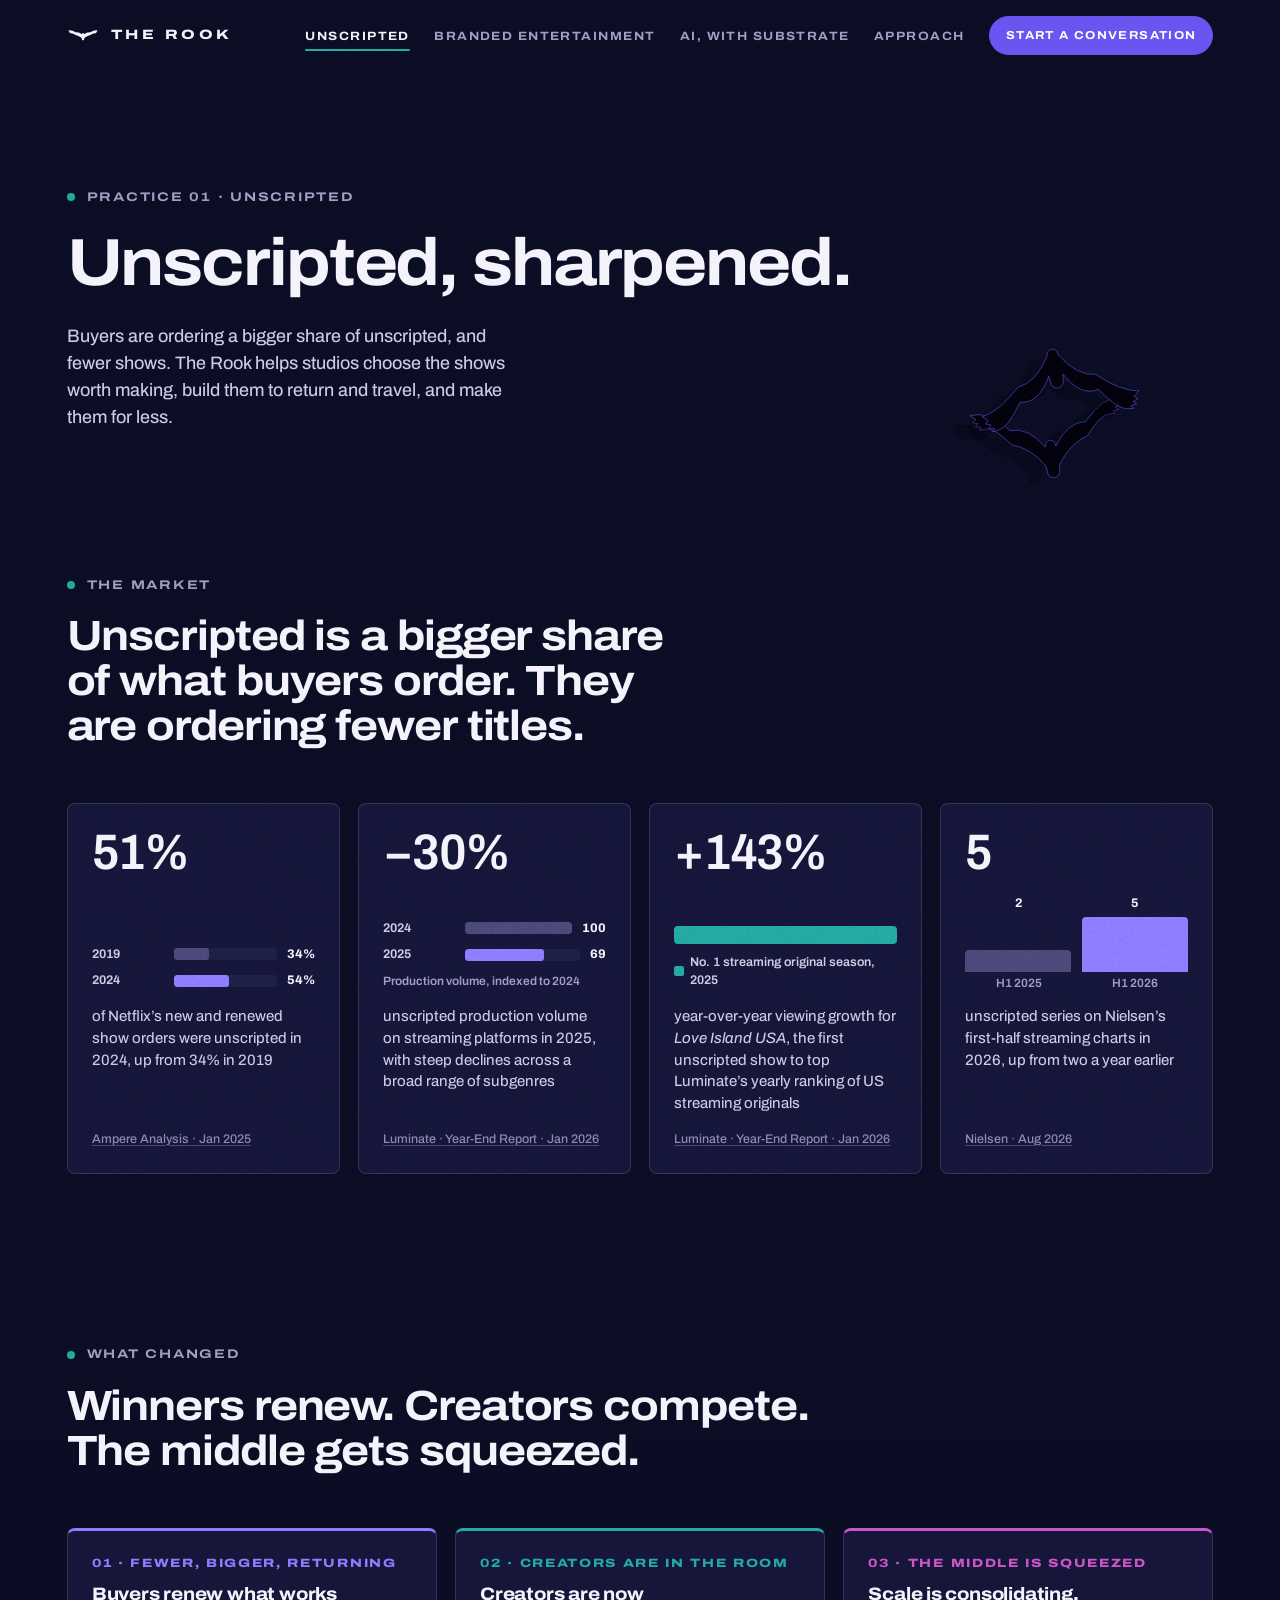
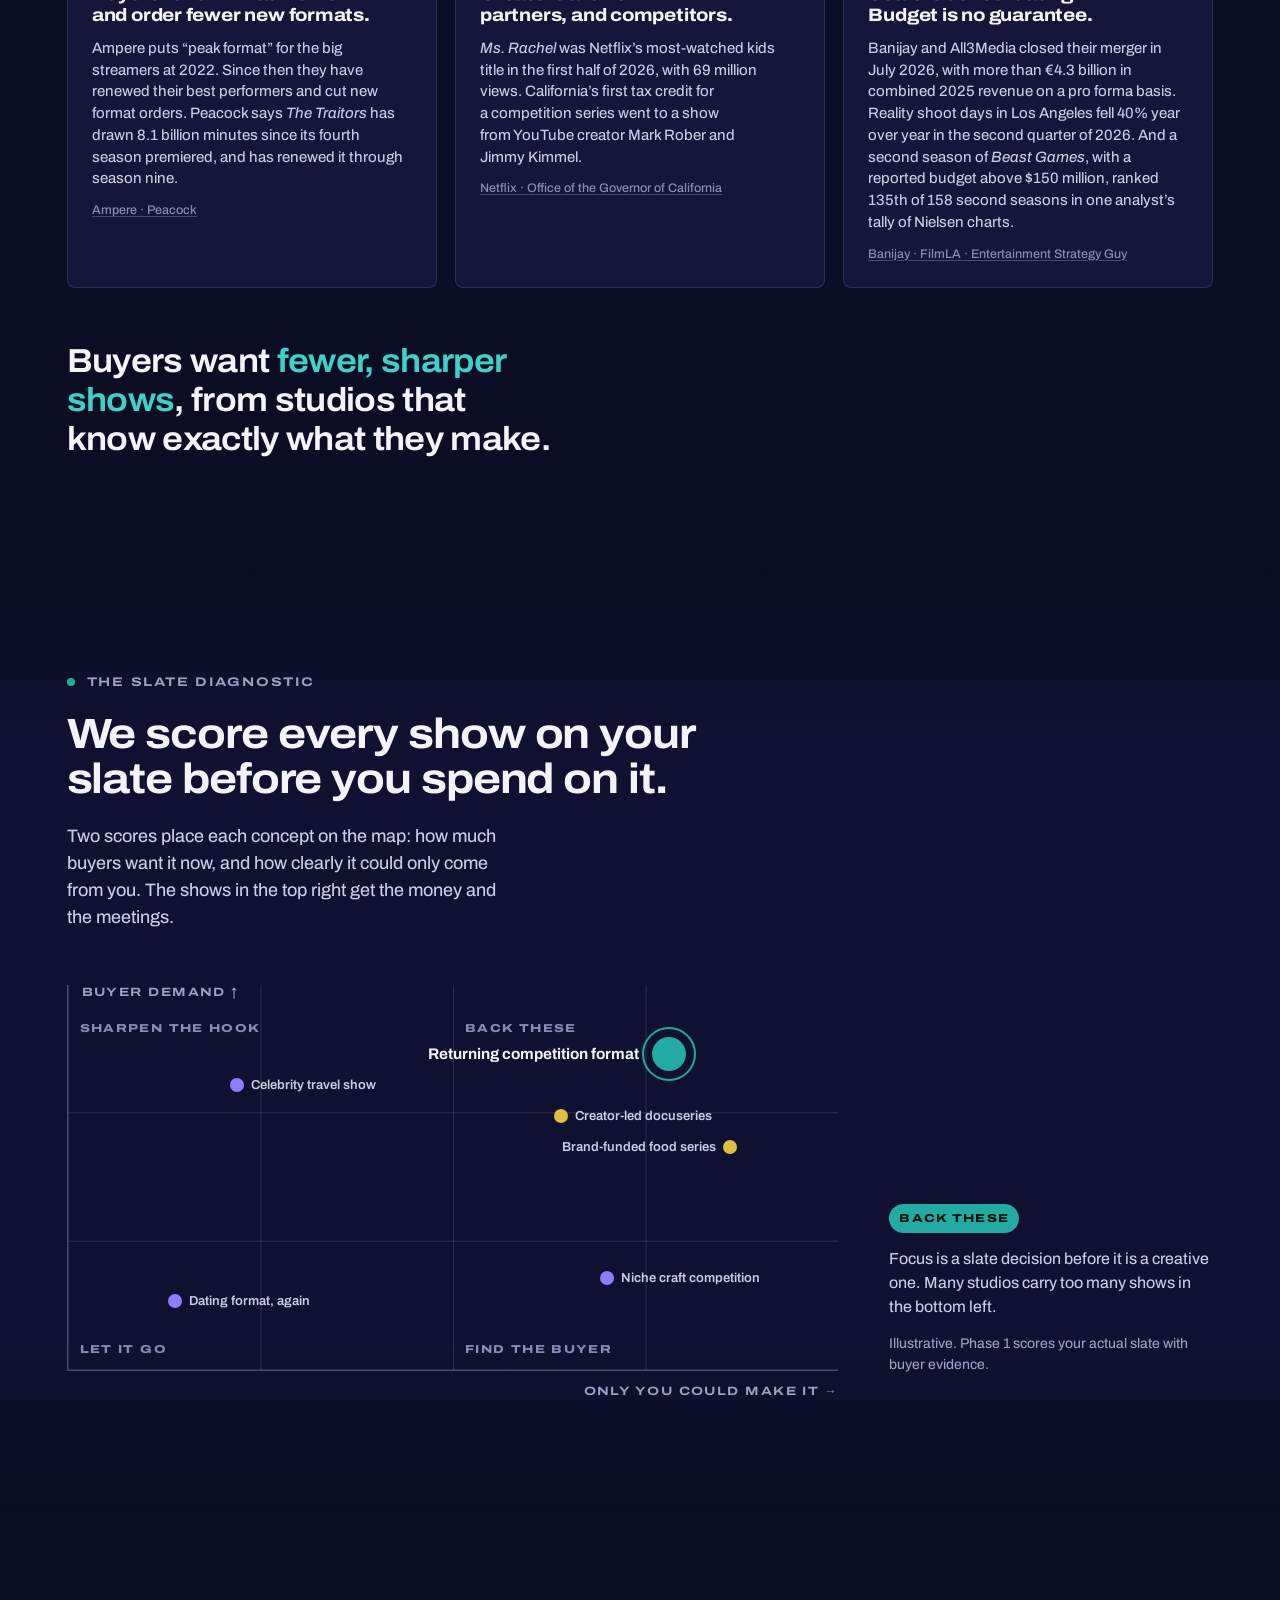
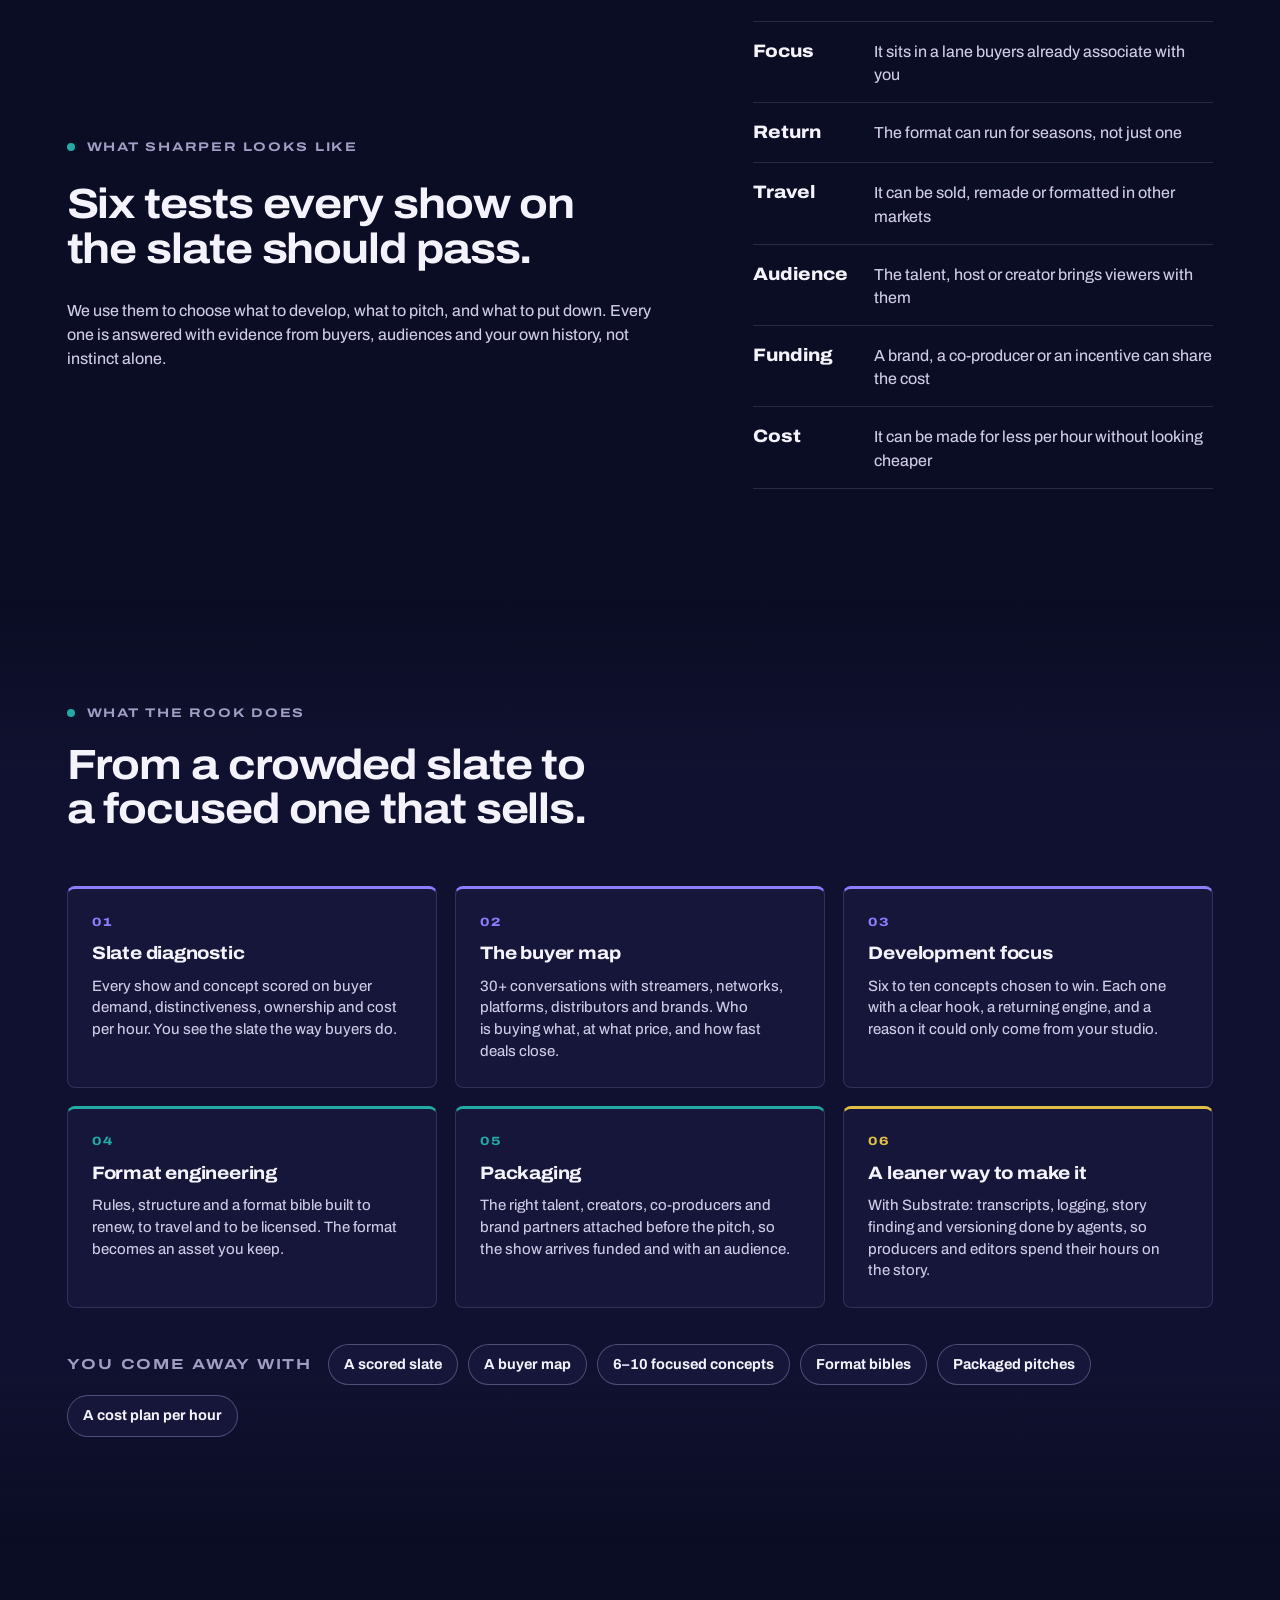
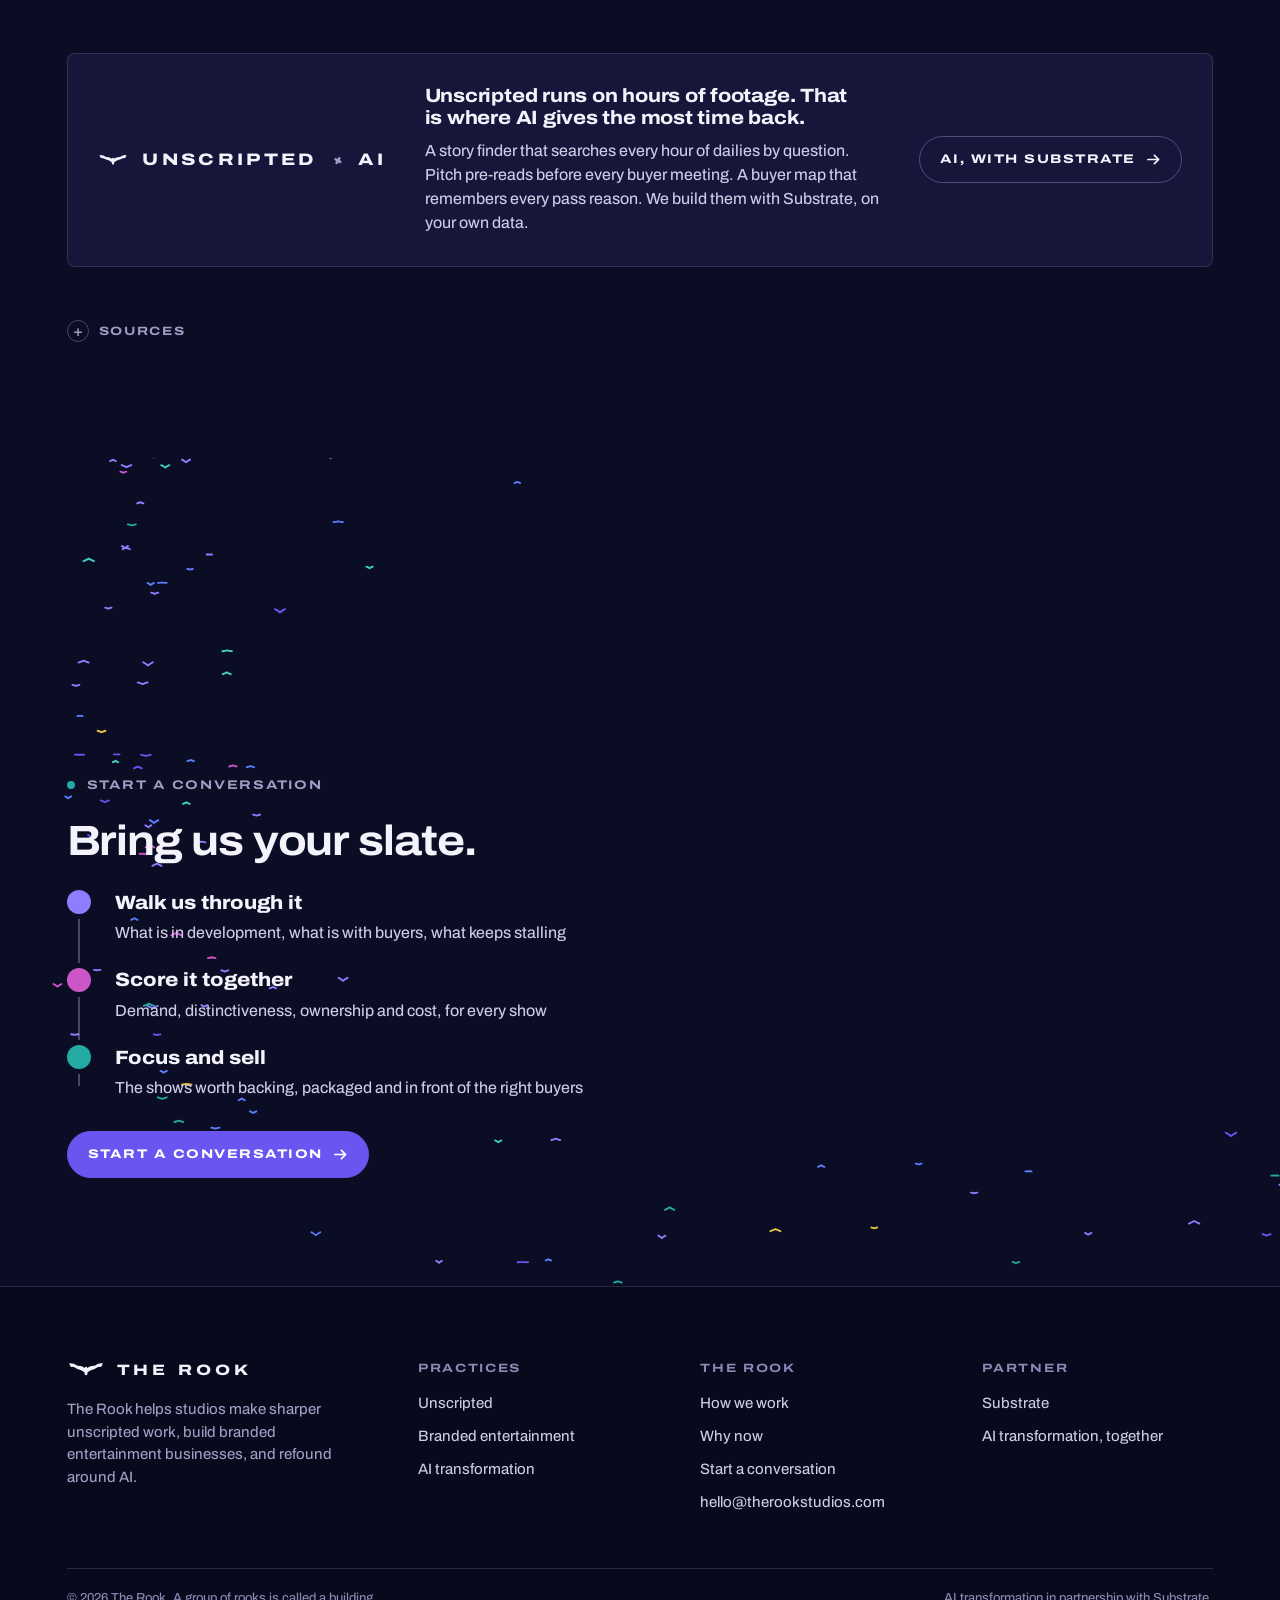
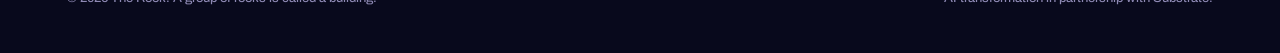
<file: unscripted.html>
<!doctype html>
<html lang="en">
<head>
<meta charset="utf-8">
<meta name="viewport" content="width=device-width, initial-scale=1, viewport-fit=cover">
<title>Unscripted, sharpened · The Rook</title>
<meta name="description" content="Buyers are ordering a bigger share of unscripted, and fewer shows. The Rook helps studios choose the shows worth making, build them to return and travel, and make them for less.">
<meta name="theme-color" content="#0b0d24">
<meta property="og:type" content="website">
<meta property="og:site_name" content="The Rook">
<meta property="og:title" content="Unscripted, sharpened · The Rook">
<meta property="og:description" content="Buyers are ordering a bigger share of unscripted, and fewer shows. The Rook helps studios choose the shows worth making, build them to return and travel, and make them for less.">
<meta property="og:image" content="assets/img/og.png">
<meta property="og:image:width" content="1200">
<meta property="og:image:height" content="630">
<meta name="twitter:card" content="summary_large_image">

<link rel="icon" href="assets/img/favicon.svg" type="image/svg+xml">
<link rel="apple-touch-icon" href="assets/img/apple-touch-icon.png">
<link rel="preload" href="assets/fonts/archivo-variable.woff2" as="font" type="font/woff2" crossorigin>
<link rel="stylesheet" href="assets/css/rook.css">
<script>document.documentElement.classList.add('js')</script>
</head>
<body>
<a class="skip" href="#main">Skip to content</a>
<svg width="0" height="0" style="position:absolute" aria-hidden="true" focusable="false">
  <defs>
    <symbol id="bird" viewBox="0 0 24 9.6"><path d="M12 3Q12.71 3 12.77 3.88Q14.86 2.17 17.5 2.4Q20.36 .48 23 .92L22.23 1.58L22.73 1.97L21.95 2.24L22.39 2.63L21.57 2.79L21.9 3.18L21.13 3.12Q19.7 3.01 17.5 4.49Q14.97 5.15 12.99 6.63L12.82 7.95Q12 8.94 11.18 7.95L11.01 6.63Q9.03 5.15 6.5 4.49Q4.3 3.01 2.87 3.12L2.1 3.18L2.43 2.79L1.61 2.63L2.04 2.24L1.28 1.97L1.77 1.58L1 .92Q3.64 .48 6.5 2.4Q9.14 2.17 11.23 3.88Q11.29 3 12 3Z"/></symbol>
    <symbol id="arrow" viewBox="0 0 16 16"><path d="M2 8h11M9 3.5 13.5 8 9 12.5" fill="none" stroke="currentColor" stroke-width="1.8" stroke-linecap="round" stroke-linejoin="round"/></symbol>
    <symbol id="down" viewBox="0 0 16 16"><path d="M8 2v11M3.5 9 8 13.5 12.5 9" fill="none" stroke="currentColor" stroke-width="1.8" stroke-linecap="round" stroke-linejoin="round"/></symbol>
    <symbol id="loop" viewBox="0 0 24 24"><path d="M20 12a8 8 0 1 1-2.34-5.66M20 4v5h-5" fill="none" stroke="currentColor" stroke-width="2" stroke-linecap="round" stroke-linejoin="round"/></symbol>
  </defs>
</svg>
<canvas id="sky" aria-hidden="true"></canvas>
<header class="site-head">
  <div class="wrap">
    <a class="brand" href="index.html" aria-label="The Rook, home"><svg viewBox="0 0 24 9.6" aria-hidden="true"><use href="#bird"/></svg><span>The Rook</span></a>
    <button class="menu-btn" type="button" aria-label="Menu" aria-expanded="false" aria-controls="site-nav"><i></i></button>
    <nav class="nav" id="site-nav" aria-label="Main">
        <a href="unscripted.html" aria-current="page">Unscripted</a>
        <a href="branded-entertainment.html">Branded entertainment</a>
        <a href="ai.html">AI, with Substrate</a>
        <a href="approach.html">Approach</a>
        <a class="btn violet" href="#contact">Start a conversation</a>
    </nav>
  </div>
</header>
<main id="main">
<section class="hero sub" aria-labelledby="un-h" data-pass="small">
  <div class="wrap">
    <div class="hero-copy">
      <p class="eyebrow rev">Practice 01 · Unscripted</p>
      <h1 class="h1 rev" id="un-h">Unscripted, sharpened.</h1>
      <p class="lede rev">Buyers are ordering a bigger share of unscripted, and fewer shows. The Rook helps studios choose the shows worth making, build them to return and travel, and make them for less.</p>
    </div>
  </div>
</section>

<section class="sec tight" aria-labelledby="un-mkt-h">
  <div class="wrap">
    <div class="head">
      <p class="eyebrow rev">The market</p>
      <h2 class="title wide rev" id="un-mkt-h">Unscripted is a bigger share of what buyers order. They are ordering fewer titles.</h2>
    </div>
    <div class="stats">
      <article class="stat panel rev">
        <div class="big nums" data-count="54" data-suf="%">54%</div>
        <div class="viz meter" role="img" aria-label="Unscripted share of Netflix first-run and renewal show orders: 34 percent in 2019, 54 percent in 2024">
          <div class="m"><span>2019</span><span class="tr"><i style="--w:34%;--c:#4b4a7a"></i></span><b>34%</b></div>
          <div class="m"><span>2024</span><span class="tr"><i style="--w:54%;--dd:.75s"></i></span><b>54%</b></div>
        </div>
        <p class="body">of Netflix’s new and renewed show orders were unscripted in 2024, up from 34% in 2019</p>
        <p class="src"><a href="#src-1">Ampere Analysis · Jan 2025</a></p>
      </article>
      <article class="stat panel rev">
        <div class="big nums"><span data-count="31" data-pre="−" data-suf="%">−31%</span></div>
        <div class="viz meter" role="img" aria-label="Unscripted production volume on streaming platforms fell 31 percent from 2024 to 2025">
          <div class="m"><span>2024</span><span class="tr"><i style="--w:100%;--c:#4b4a7a"></i></span><b>100</b></div>
          <div class="m"><span>2025</span><span class="tr"><i style="--w:69%;--dd:.75s"></i></span><b>69</b></div>
          <div class="vlegend" style="font-size:12px;color:var(--muted)"><span>Production volume, indexed to 2024</span></div>
        </div>
        <p class="body">unscripted production volume on streaming platforms in 2025, with steep declines across a broad range of subgenres</p>
        <p class="src"><a href="#src-2">Luminate · Year-End Report · Jan 2026</a></p>
      </article>
      <article class="stat panel rev">
        <div class="big nums"><span data-count="150" data-pre="+" data-suf="%">+150%</span></div>
        <div class="viz" role="img" aria-label="Love Island USA was the first unscripted show to top Luminate's annual ranking of streaming original seasons">
          <div class="hbar"><i style="--w:100%;--c:var(--teal)"></i></div>
          <div class="vlegend"><span><i style="background:var(--teal)"></i>No. 1 streaming original season, 2025</span></div>
        </div>
        <p class="body">year-over-year viewing growth for <cite>Love Island USA</cite>, the first unscripted show to top Luminate’s yearly ranking of US streaming originals</p>
        <p class="src"><a href="#src-2">Luminate · Year-End Report · Jan 2026</a></p>
      </article>
      <article class="stat panel rev">
        <div class="big nums" data-count="5">5</div>
        <div class="viz cols" style="--n:2" role="img" aria-label="Unscripted series on Nielsen's first-half streaming charts: 2 in 2025, 5 in 2026">
          <div class="col"><span>2</span><i style="--h:40%;--c:#4b4a7a"></i><small>H1 2025</small></div>
          <div class="col"><span>5</span><i style="--h:100%;--dd:.8s"></i><small>H1 2026</small></div>
        </div>
        <p class="body">unscripted series on Nielsen’s first-half streaming charts in 2026, up from two a year earlier</p>
        <p class="src"><a href="#src-3">Nielsen · Aug 2026</a></p>
      </article>
    </div>
  </div>
</section>

<section class="sec" aria-labelledby="un-chg-h" data-pass="flock">
  <div class="wrap">
    <div class="head">
      <p class="eyebrow rev">What changed</p>
      <h2 class="title wide rev" id="un-chg-h">Winners renew. Creators compete. The middle gets squeezed.</h2>
    </div>
    <div class="cards" style="--n:3">
      <article class="card panel top rev" style="--c:var(--violet-2)">
        <p class="n">01 · Fewer, bigger, returning</p>
        <h3>Buyers renew what works and order fewer new formats.</h3>
        <p>Ampere puts “peak format” for the big streamers at 2022. Since then they have renewed their best performers and cut new format orders. Peacock says <cite>The Traitors</cite> has drawn 8.1 billion minutes since its fourth season premiered, and has renewed it through season nine.</p>
        <p class="src"><a href="#src-4">Ampere · Peacock</a></p>
      </article>
      <article class="card panel top rev" style="--c:var(--teal)">
        <p class="n">02 · Creators are in the room</p>
        <h3>Creators are now partners, and competitors.</h3>
        <p><cite>Ms. Rachel</cite> was Netflix’s most-watched kids title in the first half of 2026, with 69 million views. California’s first tax credit for a competition series went to a show from YouTube creator Mark Rober and Jimmy Kimmel.</p>
        <p class="src"><a href="#src-5">Netflix · Office of the Governor of California</a></p>
      </article>
      <article class="card panel top rev" style="--c:var(--magenta)">
        <p class="n">03 · The middle is squeezed</p>
        <h3>Scale is consolidating. Budget is no guarantee.</h3>
        <p>Banijay and All3Media closed their merger in July 2026, with more than €4.3 billion in combined 2025 revenue on a pro forma basis. Reality shoot days in Los Angeles fell 40% year over year in the second quarter of 2026. And a second season of <cite>Beast Games</cite>, with a reported budget above $150 million, ranked 135th of 158 second seasons in one analyst’s tally of Nielsen charts.</p>
        <p class="src"><a href="#src-6">Banijay · FilmLA · Entertainment Strategy Guy</a></p>
      </article>
    </div>
    <p class="pull rev" style="margin-top:clamp(36px,6vh,64px)">Buyers want <em>fewer, sharper shows</em>, from studios that know exactly what they make.</p>
  </div>
</section>

<section class="sec band" aria-labelledby="un-map-h">
  <div class="wrap">
    <div class="head">
      <p class="eyebrow rev">The slate diagnostic</p>
      <h2 class="title wide rev" id="un-map-h">We score every show on your slate before you spend on it.</h2>
      <p class="lede rev">Two scores place each concept on the map: how much buyers want it now, and how clearly it could only come from you. The shows in the top right get the money and the meetings.</p>
    </div>
    <div class="mapwrap">
      <div class="rev" style="padding-bottom:34px">
        <div class="map" role="img" aria-label="Illustrative slate map by buyer demand and distinctiveness. Top right, back these: a returning competition format, a creator-led docuseries, and a brand-funded food series. Top left, sharpen the hook: a celebrity travel show. Bottom right, find the buyer: a niche craft competition. Bottom left, let it go: another dating format.">
          <span class="ax ax-y">Buyer demand ↑</span>
          <span class="ax ax-x">Only you could make it →</span>
          <span class="quad" style="left:12px;bottom:calc(100% - 52px)">Sharpen the hook</span>
          <span class="quad" style="left:calc(50% + 12px);bottom:calc(100% - 52px)">Back these</span>
          <span class="quad" style="left:12px;bottom:12px">Let it go</span>
          <span class="quad" style="left:calc(50% + 12px);bottom:12px">Find the buyer</span>
          <span class="orb own l" style="--x:78%;--y:82%;--mx:86%;--my:84%;--od:.5s"><i></i><b>Returning competition format</b></span>
          <span class="orb sm hot" style="--x:64%;--y:66%;--mx:52%;--my:64%;--od:.6s"><i></i><b>Creator-led docuseries</b></span>
          <span class="orb sm hot l" style="--x:86%;--y:58%;--mx:90%;--my:50%;--od:.7s"><i></i><b>Brand-funded food series</b></span>
          <span class="orb sm" style="--x:22%;--y:74%;--mx:6%;--my:72%;--od:.8s"><i></i><b>Celebrity travel show</b></span>
          <span class="orb sm m-l" style="--x:70%;--y:24%;--mx:88%;--my:28%;--od:.9s"><i></i><b>Niche craft competition</b></span>
          <span class="orb sm" style="--x:14%;--y:18%;--mx:6%;--my:12%;--od:1s"><i></i><b>Dating format, again</b></span>
        </div>
        <ul class="quadkey" aria-hidden="true"><li>Sharpen the hook</li><li class="hot">Back these</li><li>Let it go</li><li>Find the buyer</li></ul>
      </div>
      <div class="mapnote rev">
        <span class="tag">Back these</span>
        <p class="body">Focus is a slate decision before it is a creative one. Many studios carry too many shows in the bottom left.</p>
        <p class="note">Illustrative. Phase 1 scores your actual slate with buyer evidence.</p>
      </div>
    </div>
  </div>
</section>

<section class="sec" aria-labelledby="un-sharp-h">
  <div class="wrap split l">
    <div class="stack-l">
      <p class="eyebrow rev">What sharper looks like</p>
      <h2 class="title rev" id="un-sharp-h">Six tests every show on the slate should pass.</h2>
      <p class="body rev">We use them to choose what to develop, what to pitch, and what to put down. Every one is answered with evidence from buyers, audiences and your own history, not instinct alone.</p>
    </div>
    <div class="pills">
      <div class="pill rev"><b>Focus</b><span>It sits in a lane buyers already associate with you</span></div>
      <div class="pill rev"><b>Return</b><span>The format can run for seasons, not just one</span></div>
      <div class="pill rev"><b>Travel</b><span>It can be sold, remade or formatted in other markets</span></div>
      <div class="pill rev"><b>Audience</b><span>The talent, host or creator brings viewers with them</span></div>
      <div class="pill rev"><b>Funding</b><span>A brand, a co-producer or an incentive can share the cost</span></div>
      <div class="pill rev"><b>Cost</b><span>It can be made for less per hour without looking cheaper</span></div>
    </div>
  </div>
</section>

<section class="sec band" aria-labelledby="un-do-h">
  <div class="wrap">
    <div class="head">
      <p class="eyebrow rev">What The Rook does</p>
      <h2 class="title wide rev" id="un-do-h">From a crowded slate to a focused one that sells.</h2>
    </div>
    <div class="cards" style="--n:3">
      <article class="card panel top rev" style="--c:var(--violet-2)"><p class="n">01</p><h3>Slate diagnostic</h3><p>Every show and concept scored on buyer demand, distinctiveness, ownership and cost per hour. You see the slate the way buyers do.</p></article>
      <article class="card panel top rev" style="--c:var(--violet-2)"><p class="n">02</p><h3>The buyer map</h3><p>30+ conversations with streamers, networks, platforms, distributors and brands. Who is buying what, at what price, and how fast deals close.</p></article>
      <article class="card panel top rev" style="--c:var(--violet-2)"><p class="n">03</p><h3>Development focus</h3><p>Six to ten concepts chosen to win. Each one with a clear hook, a returning engine, and a reason it could only come from your studio.</p></article>
      <article class="card panel top rev" style="--c:var(--teal)"><p class="n">04</p><h3>Format engineering</h3><p>Rules, structure and a format bible built to renew, to travel and to be licensed. The format becomes an asset you keep.</p></article>
      <article class="card panel top rev" style="--c:var(--teal)"><p class="n">05</p><h3>Packaging</h3><p>The right talent, creators, co-producers and brand partners attached before the pitch, so the show arrives funded and with an audience.</p></article>
      <article class="card panel top rev" style="--c:var(--gold)"><p class="n">06</p><h3>A leaner way to make it</h3><p>With Substrate: transcripts, logging, story finding and versioning done by agents, so producers and editors spend their hours on the story.</p></article>
    </div>
    <div class="chips rev" style="margin-top:clamp(24px,4vh,36px)"><span class="k">You come away with</span><span>A scored slate</span><span>A buyer map</span><span>6–10 focused concepts</span><span>Format bibles</span><span>Packaged pitches</span><span>A cost plan per hour</span></div>
  </div>
</section>

<section class="sec" aria-labelledby="un-ai-h">
  <div class="wrap">
    <div class="partner-band panel rev">
      <p class="x"><svg viewBox="0 0 24 9.6" aria-hidden="true"><use href="#bird"/></svg>Unscripted <i>×</i> AI</p>
      <div class="stack-l" style="gap:10px">
        <h2 class="h3" id="un-ai-h">Unscripted runs on hours of footage. That is where AI gives the most time back.</h2>
        <p class="body">A story finder that searches every hour of dailies by question. Pitch pre-reads before every buyer meeting. A buyer map that remembers every pass reason. We build them with Substrate, on your own data.</p>
      </div>
      <a class="btn" href="ai.html">AI, with Substrate <svg aria-hidden="true"><use href="#arrow"/></svg></a>
    </div>
    <details class="sources">
      <summary>Sources</summary>
      <ol>
        <li id="src-1">Ampere Analysis, “10 Unscripted TV trends you need to know,” MIP London, January 2025. <a href="https://www.mip-london.com/content/dam/sitebuilder/rm/mip-london/2025/pdf/MIP_LONDON_10_UNSCRIPTED_TRENDS_AMPERE_ANALYSIS.pdf">mip-london.com</a></li>
        <li id="src-2">Luminate, 2025 Year-End Film &amp; TV Report, January 2026. <a href="https://luminatedata.com/wp-content/uploads/2026/01/2025-Film-TV-Year-End-Report-1.pdf">luminatedata.com</a></li>
        <li id="src-3">Nielsen, first-half 2026 streaming charts, August 4, 2026. <a href="https://www.nielsen.com/news-center/2026/stranger-things-bluey-the-pitt-top-nielsens-streaming-charts-through-first-half-of-2026/">nielsen.com</a></li>
        <li id="src-4">Ampere Analysis (as above); Peacock, “The Traitors ordered for three more seasons,” September 16, 2026. <a href="https://www.peacocktv.com/blog/the-traitors-ordered-for-three-more-seasons-peacock">peacocktv.com</a></li>
        <li id="src-5">Netflix, “What We Watched the First Half of 2026,” July 16, 2026 <a href="https://about.netflix.com/en/news/what-we-watched-the-first-half-of-2026">about.netflix.com</a>; Office of the Governor of California, March 18, 2026 <a href="https://www.gov.ca.gov/2026/03/18/governor-newsom-announces-next-round-of-television-tax-credits-adding-animated-and-competition-shows-for-the-first-time/">gov.ca.gov</a></li>
        <li id="src-6">Banijay Group, July 9, 2026 <a href="https://group.banijay.com/combination-of-banijay-entertainment-and-all3media-completed/">group.banijay.com</a>; FilmLA, Q2 2026 on-location production report, July 23, 2026 <a href="https://filmla.com/california-film-tax-incentives-continue-to-create-job-opportunities-in-scripted-production/">filmla.com</a>; Entertainment Strategy Guy, April 13, 2026 <a href="https://entertainmentstrategyguy.com/2026/04/13/beast-games-isnt-mid-anymore-its-a-huge-flop/">entertainmentstrategyguy.com</a></li>
      </ol>
    </details>
  </div>
</section>

<section class="close-sec" id="contact" aria-labelledby="close-h">
  <canvas class="formation" data-shape="word" data-text="THE ROOK" aria-hidden="true"></canvas>
  <div class="wrap">
    <div class="close-copy">
      <p class="eyebrow rev">Start a conversation</p>
      <h2 class="title rev" id="close-h">Bring us your slate.</h2>
      <ol class="nodes">
        <li class="rev" style="--c:var(--violet-2)"><h3>Walk us through it</h3><p>What is in development, what is with buyers, what keeps stalling</p></li>
        <li class="rev" style="--c:var(--magenta)"><h3>Score it together</h3><p>Demand, distinctiveness, ownership and cost, for every show</p></li>
        <li class="rev" style="--c:var(--teal)"><h3>Focus and sell</h3><p>The shows worth backing, packaged and in front of the right buyers</p></li>
      </ol>
      <div class="hero-ctas rev"><a class="btn violet" href="mailto:hello@therookstudios.com?subject=Unscripted">Start a conversation <svg aria-hidden="true"><use href="#arrow"/></svg></a></div>
    </div>
  </div>
</section>
</main>
<footer class="site-foot">
  <div class="wrap">
    <div class="foot-grid">
      <div>
        <a class="brand" href="index.html" aria-label="The Rook, home"><svg viewBox="0 0 24 9.6" aria-hidden="true"><use href="#bird"/></svg><span>The Rook</span></a>
        <p>The Rook helps studios make sharper unscripted work, build branded entertainment businesses, and refound around AI.</p>
      </div>
      <div>
        <h2>Practices</h2>
        <ul>
          <li><a href="unscripted.html">Unscripted</a></li>
          <li><a href="branded-entertainment.html">Branded entertainment</a></li>
          <li><a href="ai.html">AI transformation</a></li>
        </ul>
      </div>
      <div>
        <h2>The Rook</h2>
        <ul>
          <li><a href="approach.html">How we work</a></li>
          <li><a href="index.html#shift">Why now</a></li>
          <li><a href="#contact">Start a conversation</a></li>
          <li><a href="mailto:hello@therookstudios.com">hello@therookstudios.com</a></li>
        </ul>
      </div>
      <div>
        <h2>Partner</h2>
        <ul>
          <li><a href="ai.html#substrate">Substrate</a></li>
          <li><a href="ai.html">AI transformation, together</a></li>
        </ul>
      </div>
    </div>
    <div class="foot-base">
      <span>© <span data-year>2026</span> The Rook. A group of rooks is called a building.</span>
      <span>AI transformation in partnership with Substrate.</span>
    </div>
  </div>
</footer>
<canvas id="near" aria-hidden="true"></canvas>
<div class="grain" aria-hidden="true"></div>

<script src="assets/js/rook.js" defer></script>
</body>
</html>
</file>
<file: assets/css/rook.css>
/* The Rook — site styles
   One committed dark look: a flat night-indigo field, Archivo expanded for headlines and labels,
   normal width for reading. Flat violet, teal, magenta and gold. Rooks fly through every page. */

@font-face{font-family:"Archivo";font-style:normal;font-weight:100 900;font-stretch:62% 125%;font-display:swap;src:url("../fonts/archivo-variable.woff2") format("woff2")}
@font-face{font-family:"Archivo";font-style:italic;font-weight:100 900;font-stretch:62% 125%;font-display:swap;src:url("../fonts/archivo-variable-italic.woff2") format("woff2")}

:root{
  color-scheme:dark;
  --bg:#0b0d24;
  --bg-2:#0e1030;
  --surface:#15163a;
  --surface-2:#1b1c47;
  --line:rgba(200,196,255,.16);
  --line-2:rgba(200,196,255,.32);
  --text:#f4f2fb;
  --text-2:#cfcbe6;
  --muted:#a29dc4;
  --faint:#8e89b4;
  --track:#1f2048;
  --violet:#6a55f0;
  --violet-2:#8f7dff;
  --teal:#23aaa3;
  --teal-2:#3fd0c8;
  --magenta:#cc55c8;
  --gold:#e0bf45;
  --font:"Archivo","Helvetica Neue",Helvetica,Arial,sans-serif;
  --gutter:clamp(16px,5.2vw,96px);
  --max:1320px;
  --body:clamp(16px,1.15vw,19px);
  --sec:clamp(72px,12vh,140px);
  --ease:cubic-bezier(.2,.7,.2,1);
  --head:72px;
}
*,*::before,*::after{box-sizing:border-box}
html{-webkit-text-size-adjust:100%;scroll-behavior:smooth;scroll-padding-top:calc(var(--head) + 16px)}
body{margin:0;background:var(--bg);color:var(--text);font:450 16px/1.5 var(--font);font-stretch:100%;-webkit-font-smoothing:antialiased;-moz-osx-font-smoothing:grayscale;font-variant-numeric:lining-nums;overflow-x:hidden}
img,svg,canvas{display:block;max-width:100%}
a{color:inherit}
h1,h2,h3,h4,p,ol,ul,dl,dd,figure,blockquote{margin:0}
ol,ul{padding:0;list-style:none}
button{font:inherit;color:inherit}
:focus-visible{outline:2px solid var(--teal);outline-offset:3px;border-radius:4px}
::selection{background:rgba(143,125,255,.45);color:#fff}
.sr{position:absolute!important;width:1px;height:1px;padding:0;margin:-1px;overflow:hidden;clip:rect(0,0,0,0);white-space:nowrap;border:0}
.skip{position:absolute;left:12px;top:-60px;z-index:50;padding:10px 16px;border-radius:99px;background:var(--text);color:var(--bg);font-weight:700;text-decoration:none}
.skip:focus{top:12px}

/* ---------- atmosphere */
#sky,#near{position:fixed;inset:0;width:100%;height:100%;pointer-events:none}
#sky{z-index:0}
#near{z-index:30}
.grain{position:fixed;inset:-60%;z-index:31;pointer-events:none;opacity:.045;mix-blend-mode:overlay;animation:grain .9s steps(6) infinite}
@keyframes grain{0%{transform:translate(0,0)}20%{transform:translate(-4%,3%)}40%{transform:translate(3%,-4%)}60%{transform:translate(-3%,-1%)}80%{transform:translate(4%,4%)}100%{transform:translate(0,0)}}
.bars i{position:fixed;left:0;right:0;height:0;background:#000;z-index:60;pointer-events:none}
.bars i:first-child{top:0}
.bars i:last-child{bottom:0}
.js .bars.run i{animation:bars 1.35s cubic-bezier(.75,0,.2,1) .1s both}
@keyframes bars{from{height:50.5vh}to{height:0}}
main,.site-foot{position:relative;z-index:1}

/* ---------- type */
.display{font-size:clamp(42px,6.4vw,108px);font-weight:700;font-stretch:112%;line-height:.98;letter-spacing:-.035em;text-wrap:balance}
.h1{font-size:clamp(40px,5.2vw,86px);font-weight:700;font-stretch:112%;line-height:1.01;letter-spacing:-.032em;text-wrap:balance}
.title{font-size:clamp(30px,3.3vw,54px);font-weight:700;font-stretch:112%;line-height:1.06;letter-spacing:-.026em;max-width:22ch;text-wrap:balance}
.title.wide{max-width:30ch}
.title em,.h1 em,.display em{font-style:normal;color:var(--violet-2)}
.title .t,.h1 .t,.display .t{color:var(--teal-2)}
.h3{font-size:clamp(19px,1.5vw,24px);font-weight:750;font-stretch:112%;line-height:1.15;letter-spacing:-.012em}
.eyebrow{font-size:12.5px;font-weight:700;font-stretch:125%;line-height:1.3;letter-spacing:.14em;text-transform:uppercase;color:var(--muted);display:flex;align-items:flex-start;gap:12px}
.eyebrow::before{content:"";width:8px;height:8px;border-radius:50%;background:var(--teal);flex:none;margin-top:.33em}
.eyebrow.v::before{background:var(--violet-2)}
.eyebrow.m::before{background:var(--magenta)}
.eyebrow.g::before{background:var(--gold)}
.lede{font-size:clamp(18px,1.4vw,23px);line-height:1.5;color:var(--text-2);max-width:44ch;text-wrap:pretty}
.body{font-size:var(--body);line-height:1.5;color:var(--text-2)}
.body b,.lede b{color:var(--text);font-weight:650}
p,li,dd,figcaption{text-wrap:pretty}
.k{font-size:12px;font-weight:700;font-stretch:125%;line-height:1.35;letter-spacing:.12em;text-transform:uppercase;color:var(--muted)}
.src{font-size:12.5px;font-weight:500;line-height:1.4;color:var(--faint)}
.src a{color:inherit;text-decoration-color:rgba(129,124,166,.5);text-underline-offset:2px}
.src a:hover{color:var(--text-2)}
.big{font-weight:620;font-stretch:94%;letter-spacing:-.035em;line-height:1}
.nums{font-variant-numeric:lining-nums tabular-nums}
.note{font-size:clamp(14px,1vw,16px);line-height:1.5;color:var(--muted);max-width:70ch}
cite{font-style:italic}

/* ---------- layout */
.wrap{width:100%;max-width:calc(var(--max) + var(--gutter) * 2);margin-inline:auto;padding-inline:var(--gutter)}
.sec{position:relative;padding-block:var(--sec)}
.sec.tight{padding-block:calc(var(--sec) * .6)}
.sec.band{background:linear-gradient(to bottom,rgba(21,22,58,0),rgba(21,22,58,.55) 18%,rgba(21,22,58,.55) 82%,rgba(21,22,58,0))}
.stack-l{display:grid;gap:clamp(20px,3vh,32px)}
.stack-l > *,.head > *,.ch-copy > *,.ch-viz > *{min-width:0}
.head{display:grid;gap:clamp(16px,2.4vh,24px);margin-bottom:clamp(36px,6vh,64px)}
.split{display:grid;grid-template-columns:minmax(0,1fr) minmax(0,1fr);gap:clamp(28px,5vw,88px);align-items:center}
.split.l{grid-template-columns:minmax(0,1.15fr) minmax(0,.85fr)}
.split.r{grid-template-columns:minmax(0,.85fr) minmax(0,1.15fr)}
.split > *{min-width:0}
.panel{background:var(--surface);border:1px solid var(--line);border-radius:8px}
.rule{height:1px;background:var(--line);border:0;margin:0}

/* ---------- reveal */
.js .rev{opacity:0;transform:translateY(18px);filter:blur(6px);transition:opacity .9s var(--ease) var(--d,0s),transform .9s var(--ease) var(--d,0s),filter .9s var(--ease) var(--d,0s)}
.js .rev.in{opacity:1;transform:none;filter:none}

/* ---------- header */
.site-head{position:fixed;top:0;left:0;right:0;z-index:40;height:var(--head);display:flex;align-items:center;transition:border-color .35s ease;border-bottom:1px solid transparent}
.site-head::before{content:"";position:absolute;inset:0;z-index:-1;background:rgba(11,13,36,.82);-webkit-backdrop-filter:blur(14px) saturate(140%);backdrop-filter:blur(14px) saturate(140%);opacity:0;transition:opacity .35s ease;pointer-events:none}
.site-head.solid{border-bottom-color:var(--line)}
.site-head.solid::before{opacity:1}
.site-head .wrap{display:flex;align-items:center;justify-content:space-between;gap:20px}
.brand{display:inline-flex;align-items:center;gap:12px;color:var(--text);text-decoration:none;font-size:13.5px;font-weight:800;font-stretch:125%;letter-spacing:.26em;text-transform:uppercase;white-space:nowrap}
.brand svg{width:32px;height:13px;fill:currentColor;flex:none}
.nav{display:flex;align-items:center;gap:clamp(18px,1.9vw,34px)}
.nav a{font-size:12px;font-weight:700;font-stretch:112%;letter-spacing:.12em;text-transform:uppercase;color:var(--muted);text-decoration:none;padding:8px 0;position:relative;white-space:nowrap;transition:color .2s}
.nav a::after{content:"";position:absolute;left:0;right:0;bottom:2px;height:2px;border-radius:2px;background:var(--teal);transform:scaleX(0);transform-origin:left;transition:transform .35s var(--ease)}
.nav a:hover,.nav a[aria-current="page"]{color:var(--text)}
.nav a:hover::after,.nav a[aria-current="page"]::after{transform:scaleX(1)}
.nav a.sub-sub{color:var(--faint)}
.btn{display:inline-flex;align-items:center;gap:10px;padding:13px 20px;border-radius:99px;border:1px solid var(--line-2);background:transparent;color:var(--text);font-size:12.5px;font-weight:750;font-stretch:125%;letter-spacing:.12em;text-transform:uppercase;text-decoration:none;cursor:pointer;white-space:nowrap;transition:background .25s,border-color .25s,color .25s,transform .25s var(--ease)}
.btn svg{width:15px;height:15px;flex:none;transition:transform .3s var(--ease)}
.btn:hover{border-color:var(--violet-2);background:var(--surface)}
.btn:hover svg{transform:translateX(3px)}
.btn.solid{background:var(--text);border-color:var(--text);color:var(--bg)}
.btn.solid:hover{background:#fff;border-color:#fff}
.btn.violet{background:var(--violet);border-color:var(--violet);color:#fff}
.btn.violet:hover{background:var(--violet-2);border-color:var(--violet-2)}
.nav .btn{padding:10px 16px;font-size:11.5px}
.menu-btn{display:none;width:44px;height:44px;border-radius:50%;border:1px solid var(--line-2);background:transparent;cursor:pointer;place-items:center;padding:0}
.menu-btn i{display:block;width:16px;height:2px;background:var(--text);border-radius:2px;position:relative;transition:transform .3s var(--ease),background .2s}
.menu-btn i::before,.menu-btn i::after{content:"";position:absolute;left:0;width:16px;height:2px;background:var(--text);border-radius:2px;transition:transform .3s var(--ease)}
.menu-btn i::before{top:-5px}
.menu-btn i::after{top:5px}
.menu-open .menu-btn i{background:transparent}
.menu-open .menu-btn i::before{transform:translateY(5px) rotate(45deg)}
.menu-open .menu-btn i::after{transform:translateY(-5px) rotate(-45deg)}

/* ---------- hero */
.hero{position:relative;min-height:100svh;display:flex;align-items:flex-end;padding-top:calc(var(--head) + 40px);padding-bottom:clamp(56px,10vh,112px);overflow:hidden}
.hero canvas.formation{position:absolute;inset:0;width:100%;height:100%;z-index:0;pointer-events:none}
.hero .wrap{position:relative;z-index:1}
.hero-copy{max-width:min(760px,58vw);display:grid;gap:clamp(18px,2.8vh,30px)}
.hero-ctas{display:flex;flex-wrap:wrap;gap:12px;margin-top:6px}
.hero .scrollcue{position:absolute;right:var(--gutter);bottom:clamp(56px,10vh,112px);z-index:1;display:flex;align-items:center;gap:10px}
.hero .scrollcue i{display:block;width:1px;height:46px;background:linear-gradient(var(--line-2),transparent);position:relative;overflow:hidden}
.hero .scrollcue i::after{content:"";position:absolute;left:0;top:-30%;width:1px;height:30%;background:var(--text);animation:cue 2.2s ease-in-out infinite}
@keyframes cue{to{top:110%}}
.hero.sub{min-height:auto;align-items:flex-start;padding-top:calc(var(--head) + clamp(64px,13vh,150px));padding-bottom:clamp(48px,9vh,96px)}
.hero.sub .hero-copy{max-width:880px}
.trio{display:flex;flex-wrap:wrap;gap:10px}
.trio a,.trio span{display:inline-flex;align-items:center;gap:10px;padding:9px 15px;border-radius:99px;border:1px solid var(--line-2);background:rgba(21,22,58,.6);font-size:14.5px;font-weight:650;text-decoration:none;transition:border-color .2s,background .2s}
.trio a:hover{border-color:var(--violet-2);background:var(--surface)}
.trio i{width:9px;height:9px;border-radius:50%;background:var(--c,var(--teal));flex:none}

/* ---------- marquee */
.marquee{border-block:1px solid var(--line);overflow:hidden;position:relative;z-index:1;background:rgba(11,13,36,.6)}
.marquee .track{display:flex;width:max-content;animation:mq 46s linear infinite}
.marquee span{display:inline-flex;align-items:center;gap:22px;padding:18px 22px 18px 0;font-size:13px;font-weight:750;font-stretch:125%;letter-spacing:.2em;text-transform:uppercase;color:var(--muted);white-space:nowrap}
.marquee span svg{width:22px;height:9px;fill:var(--faint)}
@keyframes mq{to{transform:translateX(-50%)}}

/* ---------- stats */
.stats{display:grid;grid-template-columns:repeat(4,minmax(0,1fr));gap:clamp(12px,1.4vw,20px)}
.stats.three{grid-template-columns:repeat(3,minmax(0,1fr))}
.stats.two{grid-template-columns:repeat(2,minmax(0,1fr))}
.stat{padding:clamp(20px,1.9vw,28px);display:grid;grid-template-columns:minmax(0,1fr);grid-template-rows:auto 96px auto 1fr;gap:16px;align-content:start;min-width:0}
.stat.noviz{grid-template-rows:auto auto 1fr}
.stat .big{font-size:clamp(42px,3.9vw,66px);white-space:nowrap}
.stat .body{font-size:clamp(15px,1.05vw,17.5px);line-height:1.45}
.stat .src{align-self:end}
.viz{align-self:end;display:grid;gap:9px;font-size:12.5px;font-weight:600;color:var(--text-2);min-width:0}
.waffle{display:grid;grid-template-rows:repeat(4,1fr);grid-auto-flow:column;grid-auto-columns:1fr;gap:3px;height:56px}
.waffle i{border-radius:2px;background:var(--track)}
.waffle i.a{background:var(--violet-2)}
.waffle i.b{background:#4b4a7a}
.vlegend{display:flex;gap:14px;flex-wrap:wrap}
.vlegend span{display:inline-flex;align-items:center;gap:6px}
.vlegend i{width:10px;height:10px;border-radius:2px;display:inline-block}
.cols{display:grid;grid-template-columns:repeat(var(--n,3),minmax(0,1fr));gap:10px;align-items:end;height:96px}
.col{display:grid;grid-template-rows:auto 1fr auto;height:100%;align-items:end;text-align:center;gap:4px;min-width:0}
.col i{display:block;border-radius:4px 4px 0 0;background:var(--c,var(--violet-2));height:var(--h);transform-origin:bottom}
.col span{font-size:12.5px;font-weight:700;color:var(--text);white-space:nowrap}
.col small{font-size:12px;font-weight:600;line-height:1.2;color:var(--muted);text-align:center}
.js .rev.in .col i{animation:growY 1s var(--ease) var(--dd,.6s) both}
@keyframes growY{from{transform:scaleY(0)}to{transform:scaleY(1)}}
.hbar{display:flex;gap:2px;height:18px}
.hbar i{height:100%;flex:0 0 var(--w);background:var(--c,var(--violet-2))}
.hbar i:first-child{border-radius:4px 0 0 4px}
.hbar i:last-child{border-radius:0 4px 4px 0}
.hbar i:only-child{border-radius:4px}
.hbar-l{display:flex;gap:2px}
.hbar-l span{flex:0 0 var(--w);display:grid;gap:1px;font-size:12px;line-height:1.25;color:var(--muted);min-width:0}
.hbar-l b{color:var(--text);font-weight:700}
.js .rev.in .hbar{animation:growX 1.1s var(--ease) .55s both;transform-origin:left}
@keyframes growX{from{transform:scaleX(0)}to{transform:scaleX(1)}}
.meter{display:grid;gap:8px}
.meter .m{display:grid;grid-template-columns:72px minmax(0,1fr) auto;gap:10px;align-items:center;font-size:12.5px;font-weight:650;color:var(--text-2)}
.meter .m .tr{height:12px;border-radius:3px;background:var(--track);position:relative;overflow:hidden}
.meter .m .tr i{position:absolute;left:0;top:0;bottom:0;width:var(--w);background:var(--c,var(--violet-2));border-radius:3px;transform-origin:left}
.meter .m b{font-weight:750;color:var(--text);font-variant-numeric:tabular-nums}
.js .rev.in .meter .tr i{animation:growX 1s var(--ease) var(--dd,.6s) both}
.spark{width:100%;height:96px;overflow:visible}
.spark .ln{fill:none;stroke:var(--violet-2);stroke-width:2.5;stroke-linejoin:round;stroke-linecap:round}
.spark .ar{fill:rgba(143,125,255,.14)}
.spark .dot{fill:var(--teal)}
.spark text{font-family:var(--font);font-size:14px;font-weight:700;fill:var(--muted)}
.spark text.v{fill:var(--text)}
.js .rev.in .spark .ln{stroke-dasharray:var(--len,600);animation:draw 1.6s var(--ease) .5s both}
@keyframes draw{from{stroke-dashoffset:var(--len,600)}to{stroke-dashoffset:0}}

/* ---------- big statement */
.statement{display:grid;gap:clamp(18px,2.8vh,28px);max-width:1080px}
.statement .display{max-width:20ch}
.pull{font-size:clamp(26px,2.6vw,44px);font-weight:650;font-stretch:108%;line-height:1.16;letter-spacing:-.02em;max-width:28ch;text-wrap:balance}
.pull em{font-style:normal;color:var(--teal-2)}

/* ---------- chapters (home narrative) */
.chapters{display:grid;gap:clamp(64px,12vh,128px)}
.chapter{display:grid;grid-template-columns:minmax(0,.9fr) minmax(0,1.1fr);gap:clamp(28px,5vw,88px);align-items:center}
.chapter:nth-child(even){grid-template-columns:minmax(0,1.1fr) minmax(0,.9fr)}
.chapter:nth-child(even) .ch-copy{order:2}
.ch-copy{display:grid;gap:clamp(16px,2.4vh,24px)}
.ch-num{font-size:12.5px;font-weight:800;font-stretch:125%;letter-spacing:.16em;color:var(--faint)}
.ch-viz{display:grid;gap:14px}

/* ---------- practice cards */
.practices{display:grid;grid-template-columns:repeat(3,minmax(0,1fr));gap:clamp(12px,1.4vw,20px)}
.practice{position:relative;display:grid;align-content:start;gap:16px;padding:clamp(24px,2.2vw,34px);border-top:3px solid var(--c);text-decoration:none;transition:transform .45s var(--ease),border-color .3s,background .3s;min-height:100%}
@supports (grid-template-rows:subgrid){
  .practice{grid-row:span 6;grid-template-rows:subgrid;row-gap:16px;min-height:0}
  .practice .more{align-self:end}
}
.practice:hover{transform:translateY(-4px);background:var(--surface-2)}
.practice .no{font-size:12.5px;font-weight:800;font-stretch:125%;letter-spacing:.14em;text-transform:uppercase;color:var(--c)}
.practice h3{text-wrap:balance;font-size:clamp(24px,2.1vw,34px);font-weight:750;font-stretch:112%;line-height:1.05;letter-spacing:-.02em}
.practice p{font-size:clamp(15.5px,1.08vw,17.5px);line-height:1.45;color:var(--text-2)}
.practice ul{display:grid;gap:8px;margin-top:4px}
.practice li{display:grid;grid-template-columns:14px minmax(0,1fr);gap:10px;font-size:15px;line-height:1.4;color:var(--text-2)}
.practice li::before{content:"";width:7px;height:7px;border-radius:2px;background:var(--c);margin-top:.5em}
.practice .more{display:inline-flex;align-items:center;gap:10px;margin-top:8px;font-size:12px;font-weight:750;font-stretch:125%;letter-spacing:.12em;text-transform:uppercase;color:var(--text)}
.practice .more svg{width:15px;height:15px;transition:transform .3s var(--ease)}
.practice:hover .more svg{transform:translateX(4px)}
.practice .pstat{display:grid;grid-template-columns:auto minmax(0,1fr);gap:12px;align-items:center;padding:12px 0 14px;border-bottom:1px solid var(--line)}
.practice .pstat b{font-size:clamp(30px,2.6vw,42px);font-weight:620;font-stretch:94%;letter-spacing:-.035em;line-height:1;color:var(--c)}
.practice .pstat span{font-size:13.5px;line-height:1.35;color:var(--muted);max-width:24ch}

/* ---------- cards & lists */
.cards{display:grid;grid-template-columns:repeat(var(--n,3),minmax(0,1fr));gap:clamp(12px,1.4vw,20px)}
.card{padding:clamp(20px,1.9vw,28px);display:grid;align-content:start;gap:12px}
.card.top{border-top:3px solid var(--c,var(--violet-2))}
.card .n{font-size:12px;font-weight:800;font-stretch:125%;letter-spacing:.14em;text-transform:uppercase;color:var(--c,var(--muted))}
.card h3,.h3,.step h3,.option h3,.qcol h3,.answer h3,.partner-band h2{text-wrap:balance}
.card h3{font-size:clamp(18px,1.4vw,22px);font-weight:750;font-stretch:112%;line-height:1.15;letter-spacing:-.012em}
.card p{font-size:clamp(15px,1.05vw,17px);line-height:1.45;color:var(--text-2)}
.card p b{color:var(--text);font-weight:650}
.card p.src,.answer p.src{font-size:12.5px;line-height:1.4;color:var(--faint)}
.card .arrow{font-size:12.5px;font-weight:700;font-stretch:112%;color:var(--teal-2);letter-spacing:.02em;margin-top:auto}
.pills{display:grid;gap:0}
.pill{display:grid;grid-template-columns:clamp(96px,8vw,128px) minmax(0,1fr);gap:18px;align-items:baseline;padding:16px 0;border-bottom:1px solid var(--line)}
.pill:first-child{border-top:1px solid var(--line)}
.pill b{font-size:clamp(18px,1.4vw,22px);font-weight:800;font-stretch:112%}
.pill span{font-size:var(--body);line-height:1.45;color:var(--text-2)}
.chips{display:flex;flex-wrap:wrap;align-items:center;gap:10px}
.chips > span{font-size:14.5px;font-weight:700;padding:9px 15px;border-radius:99px;border:1px solid var(--line-2);background:var(--surface)}
.chips > .k{border:0;background:none;padding:0 6px 0 0}
.tag{display:inline-flex;justify-self:start;align-self:start;font-size:11.5px;font-weight:800;font-stretch:125%;letter-spacing:.1em;text-transform:uppercase;padding:6px 10px;border-radius:99px;color:#061513;background:var(--teal);white-space:nowrap}
.tag.v{background:var(--violet-2);color:#0b0d24}
.tag.m{background:var(--magenta);color:#1a0619}
.tag.g{background:var(--gold);color:#1c1503}
.tag.o{background:transparent;color:var(--muted);border:1px solid var(--line-2)}

/* ---------- refound grid (six things) */
.six{display:grid;grid-template-columns:repeat(6,minmax(0,1fr));gap:10px}
.six span{display:grid;place-items:center;text-align:center;min-height:86px;padding:14px 8px;border-radius:8px;border:1px solid var(--line-2);background:var(--surface);font-size:clamp(14px,1.05vw,17px);font-weight:750;font-stretch:112%}
.six span:nth-child(1){border-top:3px solid var(--violet-2)}
.six span:nth-child(2){border-top:3px solid var(--teal)}
.six span:nth-child(3){border-top:3px solid var(--magenta)}
.six span:nth-child(4){border-top:3px solid var(--gold)}
.six span:nth-child(5){border-top:3px solid var(--violet)}
.six span:nth-child(6){border-top:3px solid var(--teal-2)}

/* ---------- process steps (Data, Workflows, Roadmap) */
.steps{display:grid;grid-template-columns:repeat(var(--n,3),minmax(0,1fr));gap:clamp(12px,1.4vw,20px);counter-reset:step}
.step{position:relative;padding:clamp(22px,2vw,30px);display:grid;align-content:start;gap:12px}
.step .no{font-size:clamp(40px,3.6vw,60px);line-height:.9;font-weight:700;font-stretch:112%;color:transparent;-webkit-text-stroke:1.4px var(--c,var(--violet-2));letter-spacing:-.02em}
.step h3{font-size:clamp(20px,1.6vw,26px);font-weight:750;font-stretch:112%;letter-spacing:-.015em}
.step p{font-size:clamp(15px,1.05vw,17px);line-height:1.45;color:var(--text-2)}
.step .to{font-size:12px;font-weight:700;font-stretch:125%;letter-spacing:.1em;text-transform:uppercase;color:var(--c,var(--teal-2));margin-top:auto;padding-top:6px}
.step:not(:last-child)::after{content:"";position:absolute;top:50%;right:calc(clamp(12px,1.4vw,20px) * -1);width:clamp(12px,1.4vw,20px);height:2px;background:var(--line-2)}

/* ---------- opportunity map */
.mapwrap{display:grid;grid-template-columns:minmax(0,1fr) minmax(220px,.42fr);gap:clamp(24px,4vw,64px);align-items:end}
.map{position:relative;width:100%;aspect-ratio:2;max-height:56vh;border-left:1px solid var(--line-2);border-bottom:1px solid var(--line-2)}
.map::before{content:"";position:absolute;inset:0;background-image:linear-gradient(to right,var(--line) 1px,transparent 1px),linear-gradient(to top,var(--line) 1px,transparent 1px);background-size:25% 100%,100% 33.33%;pointer-events:none}
.ax{position:absolute;font-size:12px;font-weight:700;font-stretch:125%;letter-spacing:.12em;text-transform:uppercase;color:var(--muted);white-space:nowrap}
.ax-x{right:0;bottom:-30px}
.ax-y{left:14px;top:-2px}
.ax-x0{left:0;bottom:-30px}
.orb{position:absolute;left:var(--x);bottom:var(--y);width:0;height:0}
.orb i{position:absolute;left:-11px;top:-11px;width:22px;height:22px;border-radius:50%;background:var(--c,var(--violet-2))}
.orb b{position:absolute;top:-11px;left:22px;font-size:clamp(13.5px,1.02vw,16.5px);font-weight:700;white-space:nowrap;color:var(--text);line-height:22px}
.orb.l b{left:auto;right:22px}
.orb.own i{left:-17px;top:-17px;width:34px;height:34px;background:var(--teal)}
.orb.own i::after{content:"";position:absolute;inset:-10px;border-radius:50%;border:2px solid var(--teal);animation:pulse 2.6s ease-out infinite}
.orb.own b{top:-12px;left:30px;font-size:clamp(15px,1.2vw,19px);line-height:24px}
.orb.own.l b{left:auto;right:30px}
.orb.sm i{left:-7px;top:-7px;width:14px;height:14px}
.orb.sm b{top:-10px;left:14px;font-size:13px;font-weight:600;color:var(--text-2);line-height:20px}
.orb.sm.l b{left:auto;right:14px}
.orb.hot i{background:var(--gold)}
@keyframes pulse{from{transform:scale(.7);opacity:1}to{transform:scale(1.6);opacity:0}}
.quad{position:absolute;font-size:11.5px;font-weight:800;font-stretch:125%;letter-spacing:.12em;text-transform:uppercase;color:var(--faint)}
.mapnote{display:grid;gap:14px;padding-bottom:30px}
.quadkey{display:none;grid-template-columns:1fr 1fr;margin-top:46px;border:1px solid var(--line)}
.quadkey li{padding:10px 12px;font-size:11px;font-weight:800;font-stretch:125%;letter-spacing:.1em;text-transform:uppercase;color:var(--muted)}
.quadkey li:nth-child(odd){border-right:1px solid var(--line)}
.quadkey li:nth-child(-n+2){border-bottom:1px solid var(--line)}
.quadkey li.hot{color:var(--teal-2)}
.js .rev .orb i{transform:scale(0)}
.js .rev.in .orb i{transform:scale(1);transition:transform .7s var(--ease) var(--od,.5s)}

/* ---------- ownership ladder */
.ladder{display:grid;grid-template-columns:repeat(4,minmax(0,1fr));gap:clamp(12px,1.4vw,20px)}
.stepcol{display:grid;grid-template-rows:clamp(160px,30vh,300px) auto;gap:16px}
.stepbar{align-self:end;height:var(--h);border-radius:6px 6px 0 0;position:relative;background:var(--c);transform-origin:bottom}
.js .rev.in .stepbar{animation:growY 1s var(--ease) var(--dd,.5s) both}
.stepbar b{position:absolute;left:14px;top:12px;font-size:12.5px;font-weight:800;font-stretch:125%;letter-spacing:.1em;text-transform:uppercase;color:var(--text)}
.stepcol:last-child .stepbar b{color:#061513}
.steptext{display:grid;gap:6px}
.steptext h3{font-size:clamp(18px,1.45vw,23px);font-weight:700;font-stretch:112%;letter-spacing:-.01em}
.steptext p{font-size:clamp(15px,1.05vw,17px);line-height:1.4;color:var(--text-2)}
.rise{position:absolute;right:10%;top:-58px;width:70px;height:48px;color:var(--text)}
.rise svg{position:absolute;width:26px;height:11px;fill:currentColor}
.rise svg:nth-child(1){left:0;top:30px}
.rise svg:nth-child(2){left:26px;top:12px;transform:scale(.85)}
.rise svg:nth-child(3){left:48px;top:0;transform:scale(.7)}
.js .rev.in .rise{animation:float 3.2s ease-in-out infinite alternate}
@keyframes float{to{transform:translate(6px,-8px)}}

/* ---------- case studies */
.cases{display:grid;gap:clamp(18px,3vh,28px)}
.case{display:grid;grid-template-columns:minmax(0,1.05fr) minmax(0,.95fr);gap:clamp(24px,4.4vw,72px);align-items:center;padding-block:clamp(28px,5vh,52px);border-top:1px solid var(--line)}
.case:last-child{border-bottom:1px solid var(--line)}
.case-l{display:grid;gap:clamp(14px,2.2vh,22px)}
.size{display:inline-grid;grid-template-columns:repeat(3,auto);gap:4px;justify-self:start}
.size span{font-size:12px;font-weight:800;font-stretch:125%;letter-spacing:.1em;text-transform:uppercase;padding:8px 14px;border:1px solid var(--line-2);color:var(--faint)}
.size span:first-child{border-radius:99px 0 0 99px}
.size span:last-child{border-radius:0 99px 99px 0}
.size span.on{color:#fff;border-color:var(--violet);background:var(--violet)}
.take{font-size:clamp(17px,1.35vw,21px);line-height:1.45;color:var(--text-2);max-width:40ch}
.facts{padding:clamp(22px,2.2vw,32px);display:grid;gap:0}
.result{display:grid;gap:8px;padding-bottom:20px;margin-bottom:6px;border-bottom:1px solid var(--line-2)}
.result p:last-child{font-size:clamp(20px,1.7vw,28px);font-weight:700;letter-spacing:-.02em;line-height:1.18;color:var(--text)}
.facts dl{display:grid}
.facts dl > div{display:grid;grid-template-columns:clamp(88px,7vw,110px) minmax(0,1fr);gap:16px;padding:12px 0;border-bottom:1px solid var(--line)}
.facts dt{font-size:12px;font-weight:700;font-stretch:125%;letter-spacing:.1em;text-transform:uppercase;color:var(--muted);line-height:1.6}
.facts dd{color:var(--text);font-size:clamp(15px,1.05vw,17px);line-height:1.45}
.facts .src{padding-top:14px}

/* ---------- rail (how we work) */
.rail{position:relative;display:grid;gap:clamp(14px,2.2vh,22px)}
.rail::before{content:"";position:absolute;left:9px;top:12px;bottom:12px;width:2px;background:var(--line-2)}
.rail li{position:relative;padding-left:44px;display:grid;grid-template-columns:clamp(110px,9vw,150px) minmax(0,1fr);gap:16px;align-items:baseline}
.rail li::before{content:"";position:absolute;left:0;top:.18em;width:20px;height:20px;border-radius:50%;background:var(--c,var(--violet-2));box-shadow:0 0 0 4px var(--bg)}
.rail b{font-size:clamp(17px,1.35vw,21px);font-weight:800;font-stretch:112%}
.rail span{font-size:var(--body);line-height:1.45;color:var(--text-2)}
.rookery-fig{display:grid;gap:14px}
.rookery{display:block;width:100%;aspect-ratio:4/5;max-height:62vh}
.rookery-fig figcaption{font-size:clamp(15px,1.1vw,18px);line-height:1.45;color:var(--text-2);max-width:34ch}
.rookery-fig figcaption b{color:var(--text)}

/* ---------- gantt */
.gantt-wrap{overflow-x:auto;padding-bottom:6px;scrollbar-width:thin;scrollbar-color:rgba(200,196,255,.25) transparent}
.gantt-wrap.scrolls:not(.end){-webkit-mask-image:linear-gradient(to right,#000 86%,transparent);mask-image:linear-gradient(to right,#000 86%,transparent)}
.gantt-hint{display:none;align-items:center;gap:8px;margin-top:10px;font-size:11.5px;font-weight:800;font-stretch:125%;letter-spacing:.12em;text-transform:uppercase;color:var(--muted)}
.gantt-hint svg{width:14px;height:14px;fill:none;stroke:currentColor}
.gantt-wrap.scrolls + .gantt-hint{display:flex}
.gantt{--lw:clamp(190px,17vw,270px);--cols:14;position:relative;min-width:880px;display:grid;gap:14px}
.g-row{display:grid;grid-template-columns:var(--lw) repeat(var(--cols),minmax(0,1fr));align-items:center;min-height:30px;position:relative;z-index:1}
.g-lines{position:absolute;top:0;bottom:0;left:var(--lw);right:0;display:grid;grid-template-columns:repeat(var(--cols),minmax(0,1fr));z-index:0;pointer-events:none}
.g-lines i{border-left:1px solid var(--line)}
.g-lines i:last-child{border-right:1px solid var(--line)}
.g-m{font-size:13.5px;font-weight:600;color:var(--muted);text-align:center}
.g-label{grid-column:1;color:var(--text-2);font-size:16.5px;font-weight:500;line-height:1.25;padding-right:14px}
.g-bar{height:28px;border-radius:5px;background:var(--c,var(--violet-2));transform-origin:left center;display:flex;align-items:center;padding:0 12px;font-size:13.5px;font-weight:650;color:var(--bg);white-space:nowrap;overflow:hidden}
.g-phase{min-height:44px}
.g-phase .g-label{font-weight:700;color:var(--text)}
.g-ph{height:40px;border-radius:6px;display:flex;align-items:center;padding:0 14px;font-size:14px;font-weight:700;letter-spacing:.04em;text-transform:uppercase;color:var(--bg);white-space:nowrap;overflow:hidden;background:var(--c);transform-origin:left center}
.g-ms{min-height:50px;align-items:start}
.ms{display:grid;justify-items:center;gap:5px;transform:translateX(50%);text-align:center}
.ms.end{transform:none;justify-items:end;text-align:right}
.ms svg{width:24px;height:10px;fill:var(--text)}
.ms span{font-size:13.5px;font-weight:600;color:var(--text);white-space:nowrap}
.js .rev.in .g-bar,.js .rev.in .g-ph{animation:growX 1s var(--ease) var(--dd,.4s) both}

/* ---------- questions grid */
.qgrid{display:grid;grid-template-columns:repeat(5,minmax(0,1fr));gap:clamp(12px,1.4vw,20px)}
.qcol{padding:clamp(18px,1.6vw,24px);display:grid;align-content:start;gap:12px;border-top:3px solid var(--c)}
.qcol h3{font-size:clamp(17px,1.3vw,20px);font-weight:800;font-stretch:112%}
.qcol ol{display:grid;gap:10px}
.qcol li{color:var(--text-2);font-size:clamp(15px,1.05vw,17px);line-height:1.4}

/* ---------- staffing models */
.heads{display:flex;align-items:center;gap:7px;flex-wrap:wrap}
.heads i{width:18px;height:18px;border-radius:50%;background:var(--violet-2)}
.heads i.opt{background:transparent;border:2px dashed rgba(200,196,255,.55)}
.heads i.partner{width:28px;height:28px;background:transparent;border:3px solid var(--teal)}
.heads span{font-size:14px;font-weight:700;color:var(--text);margin-left:6px}

/* ---------- studio brain diagram */
.brain{display:grid;grid-template-columns:minmax(0,1fr) minmax(0,1.05fr) minmax(0,1fr);gap:clamp(16px,2.4vw,36px);align-items:stretch;position:relative}
.brain-col{display:grid;align-content:start;gap:8px}
.brain-col > .k{margin-bottom:6px}
.src-chip{display:grid;grid-template-columns:auto minmax(0,1fr);gap:4px 10px;align-items:baseline;padding:10px 12px;border-radius:8px;border:1px solid rgba(35,170,163,.45);background:rgba(35,170,163,.06)}
.src-chip b{font-size:14.5px;font-weight:700;color:var(--text)}
.src-chip span{font-size:12.5px;color:var(--muted);line-height:1.35}
.core{border-radius:14px;border:2px solid var(--teal);background:linear-gradient(180deg,#181a4a,#121338);padding:clamp(18px,1.8vw,26px);display:grid;align-content:start;gap:12px;position:relative;box-shadow:0 0 0 6px rgba(35,170,163,.07),0 30px 60px rgba(0,0,0,.35)}
.core .name{font-size:clamp(24px,2.1vw,34px);font-weight:750;font-stretch:112%;letter-spacing:-.02em;line-height:1}
.core .sub{font-size:12px;font-weight:700;font-stretch:125%;letter-spacing:.12em;text-transform:uppercase;color:var(--teal-2)}
.core ol{display:grid;gap:7px;margin-top:4px}
.core li{display:grid;grid-template-columns:76px minmax(0,1fr);gap:10px;align-items:baseline;padding:9px 12px;border-radius:8px;background:rgba(200,196,255,.05);border:1px solid var(--line)}
.core li b{font-size:13px;font-weight:800;font-stretch:118%;letter-spacing:.06em;text-transform:uppercase;color:var(--text)}
.core li span{font-size:13.5px;color:var(--text-2);line-height:1.35}
.wf-chip{display:grid;grid-template-columns:minmax(0,1fr) auto;gap:2px 10px;align-items:center;padding:10px 12px;border-radius:8px;border:1px solid rgba(224,191,69,.42);border-left:3px solid var(--gold);background:rgba(224,191,69,.05)}
.wf-chip b{font-size:14.5px;font-weight:700;color:var(--text)}
.wf-chip span{grid-column:1;font-size:12.5px;color:var(--muted);line-height:1.35}
.wf-chip em{grid-column:2;grid-row:1 / 3;font-style:normal;font-size:10.5px;font-weight:800;font-stretch:125%;letter-spacing:.1em;text-transform:uppercase;color:#1c1503;background:var(--gold);border-radius:99px;padding:4px 8px}
.loop{margin-top:clamp(18px,3vh,28px);display:flex;align-items:center;gap:14px;padding:14px 18px;border-radius:99px;border:1px dashed rgba(63,208,200,.55);font-size:clamp(14px,1vw,16px);font-weight:600;color:var(--text-2)}
.loop svg{width:22px;height:22px;flex:none;color:var(--teal-2)}
.loop b{color:var(--text)}
.flowline{position:absolute;inset:0;pointer-events:none;overflow:visible;z-index:0}
.brain > *{position:relative;z-index:1}

/* ---------- scenario cards */
.scen{display:grid;grid-template-columns:minmax(0,.95fr) minmax(0,1.05fr);gap:clamp(20px,3vw,48px);align-items:start;padding:clamp(22px,2.4vw,36px)}
.q{border:1.5px solid var(--violet-2);border-radius:10px;padding:16px 18px;background:rgba(106,85,240,.08)}
.q .k{color:var(--violet-2);margin-bottom:8px;display:block}
.q p{font-size:clamp(17px,1.35vw,21px);font-weight:600;line-height:1.38;color:var(--text)}
ul.lit{display:grid;gap:7px;margin-top:16px}
.lit li{display:grid;grid-template-columns:14px minmax(0,1fr);gap:10px;font-size:14.5px;line-height:1.4;color:var(--text-2)}
.lit li::before{content:"";width:8px;height:8px;border-radius:50%;background:var(--teal);margin-top:.45em;box-shadow:0 0 0 3px rgba(35,170,163,.18)}
.check{margin-top:16px;padding:12px 14px;border-radius:10px;border:1.5px dashed rgba(244,242,251,.38);font-size:13.5px;line-height:1.45;color:var(--text-2)}
.check b{display:block;font-size:11.5px;font-weight:800;font-stretch:125%;letter-spacing:.12em;text-transform:uppercase;color:var(--magenta);margin-bottom:3px}
.answer{display:grid;gap:12px}
.answer h3{font-size:clamp(19px,1.5vw,24px);font-weight:750;font-stretch:112%;letter-spacing:-.012em;line-height:1.2}
.answer .rows{display:grid}
.answer .rows > div{display:grid;grid-template-columns:auto minmax(0,1fr) auto;gap:12px;align-items:baseline;padding:10px 0;border-top:1px solid var(--line);font-size:14.5px;color:var(--text-2)}
.answer .rows > div:last-child{border-bottom:1px solid var(--line)}
.answer .rows i{font-style:normal;font-size:12px;font-weight:800;color:var(--gold);font-variant-numeric:tabular-nums}
.answer .rows b{color:var(--text);font-weight:650}
.answer .rows em{font-style:normal;font-size:11px;font-weight:800;font-stretch:125%;letter-spacing:.08em;text-transform:uppercase;color:var(--teal-2);white-space:nowrap}
.answer .out{font-size:14px;font-weight:700;color:var(--teal-2)}
.illus{font-size:11.5px;font-weight:700;font-stretch:125%;letter-spacing:.12em;text-transform:uppercase;color:var(--faint)}

/* ---------- curve chart (own history vs off the shelf) */
.chart{padding:clamp(18px,1.8vw,26px)}
.chart svg{width:100%;height:auto;overflow:visible}
.chart text{font-family:var(--font);font-size:13px;font-weight:700;fill:var(--muted)}
.chart .lbl{fill:var(--text);font-size:14px;font-weight:800}
.chart .grid{stroke:var(--line);stroke-width:1}
.chart .base{stroke:var(--line-2);stroke-width:1}
.js .rev.in .chart .draw{stroke-dasharray:1000;animation:draw2 1.8s var(--ease) .6s both}
@keyframes draw2{from{stroke-dashoffset:1000}to{stroke-dashoffset:0}}
.js .rev .chart .band{opacity:0}
.js .rev.in .chart .band{opacity:1;transition:opacity 1.2s ease 1.2s}

/* ---------- 20 → 200 */
.multiple{display:grid;grid-template-columns:auto auto auto;align-items:center;justify-content:start;gap:clamp(16px,2.4vw,36px)}
.multiple .n{font-size:clamp(64px,8vw,140px);font-weight:700;font-stretch:112%;line-height:.9;letter-spacing:-.04em}
.multiple .n.to{color:var(--teal-2)}
.multiple svg{width:clamp(40px,5vw,72px);height:auto;color:var(--muted)}
.multiple-l{display:grid;grid-template-columns:auto auto auto;justify-content:start;gap:clamp(16px,2.4vw,36px);font-size:12px;font-weight:700;font-stretch:125%;letter-spacing:.12em;text-transform:uppercase;color:var(--muted)}
.dots{display:grid;grid-template-columns:repeat(40,minmax(0,1fr));gap:4px;width:100%;max-width:640px}
.dots i{aspect-ratio:1;border-radius:50%;background:var(--track)}
.dots i.on{background:var(--teal)}
.dots i.v{background:var(--violet-2)}

/* ---------- options (full send / crawl walk run) */
.options{display:grid;grid-template-columns:repeat(2,minmax(0,1fr));gap:clamp(12px,1.4vw,20px)}
.option{padding:clamp(22px,2.2vw,32px);display:grid;align-content:start;gap:12px}
.option.rec{border-color:var(--violet-2);box-shadow:8px 8px 0 var(--violet)}
.option h3{font-size:clamp(24px,2.2vw,36px);font-weight:750;font-stretch:112%;letter-spacing:-.02em;line-height:1.05}
.option p{font-size:clamp(15.5px,1.08vw,17.5px);line-height:1.45;color:var(--text-2)}
.option .to{font-size:12px;font-weight:700;font-stretch:125%;letter-spacing:.1em;text-transform:uppercase;color:var(--teal-2)}

/* ---------- guardrails */
.guard{display:grid;grid-template-columns:repeat(var(--n,4),minmax(0,1fr));gap:clamp(12px,1.4vw,20px)}
.guard > div{padding:clamp(18px,1.6vw,24px);display:grid;align-content:start;gap:10px;border-left:3px solid var(--c,var(--teal))}
.guard h3{font-size:clamp(17px,1.3vw,20px);font-weight:800;font-stretch:112%}
.guard p{font-size:clamp(15px,1.02vw,16.5px);line-height:1.45;color:var(--text-2)}

/* ---------- quote */
.quote{display:grid;gap:16px;max-width:900px;padding-left:clamp(18px,2vw,28px);border-left:3px solid var(--magenta)}
.quote blockquote{font-size:clamp(22px,2.1vw,34px);font-weight:600;font-stretch:104%;line-height:1.25;letter-spacing:-.015em;color:var(--text)}

/* ---------- partner band */
.partner-band{display:grid;grid-template-columns:auto minmax(0,1fr) auto;gap:clamp(18px,3vw,44px);align-items:center;padding:clamp(22px,2.4vw,34px)}
.partner-band .x{display:flex;align-items:center;gap:14px;font-size:clamp(16px,1.3vw,20px);font-weight:800;font-stretch:125%;letter-spacing:.2em;text-transform:uppercase;white-space:nowrap}
.partner-band .x i{font-style:normal;color:var(--muted);letter-spacing:0;font-weight:500}
.partner-band .x svg{width:30px;height:12px;fill:currentColor}

/* ---------- close / CTA */
.close-sec{position:relative;min-height:92svh;display:flex;align-items:flex-end;padding-block:clamp(72px,12vh,140px);overflow:hidden}
.close-sec canvas.formation{position:absolute;inset:0;width:100%;height:100%;z-index:0;pointer-events:none}
.close-sec .wrap{position:relative;z-index:1}
.close-copy{display:grid;gap:clamp(18px,2.8vh,28px);max-width:640px}
.nodes{position:relative;display:grid;gap:clamp(14px,2.4vh,22px)}
.nodes::before{content:"";position:absolute;left:11px;top:14px;bottom:14px;width:2px;background:var(--line-2)}
.nodes li{position:relative;padding-left:48px;display:grid;gap:4px}
.nodes li::before{content:"";position:absolute;left:0;top:.1em;width:24px;height:24px;border-radius:50%;background:var(--c);box-shadow:0 0 0 5px var(--bg)}
.nodes h3{font-size:clamp(19px,1.5vw,24px);font-weight:800;font-stretch:112%}
.nodes p{font-size:var(--body);line-height:1.45;color:var(--text-2)}

/* ---------- footer */
.site-foot{border-top:1px solid var(--line);padding-block:clamp(48px,8vh,88px) clamp(32px,5vh,48px);background:rgba(8,9,26,.7)}
.foot-grid{display:grid;grid-template-columns:minmax(0,1.3fr) repeat(3,minmax(0,1fr));gap:clamp(24px,4vw,64px)}
.foot-grid .brand{font-size:15px}
.foot-grid .brand svg{width:38px;height:15px}
.foot-grid p{font-size:15px;line-height:1.5;color:var(--muted);max-width:36ch;margin-top:14px}
.foot-grid h2{font-size:12px;font-weight:700;font-stretch:125%;letter-spacing:.14em;text-transform:uppercase;color:var(--faint);margin-bottom:14px}
.foot-grid ul{display:grid;gap:9px}
.foot-grid ul a{font-size:15px;color:var(--text-2);text-decoration:none}
.foot-grid ul a:hover{color:var(--text);text-decoration:underline;text-underline-offset:3px}
.foot-base{display:flex;flex-wrap:wrap;justify-content:space-between;gap:12px;margin-top:clamp(36px,6vh,64px);padding-top:20px;border-top:1px solid var(--line);font-size:13px;color:var(--faint)}
.foot-base a{color:inherit}

/* ---------- sources */
.sources{margin-top:clamp(28px,5vh,48px)}
.sources summary{cursor:pointer;display:inline-flex;align-items:center;gap:10px;font-size:12px;font-weight:700;font-stretch:125%;letter-spacing:.14em;text-transform:uppercase;color:var(--muted);list-style:none;padding:8px 0}
.sources summary::-webkit-details-marker{display:none}
.sources summary::before{content:"+";display:grid;place-items:center;width:22px;height:22px;border-radius:50%;border:1px solid var(--line-2);font-size:14px;letter-spacing:0}
.sources[open] summary::before{content:"–"}
.sources ol{display:grid;gap:8px;margin-top:14px;counter-reset:src;columns:2;column-gap:40px}
.sources li{break-inside:avoid;font-size:13.5px;line-height:1.45;color:var(--faint);counter-increment:src;padding-left:30px;position:relative;margin-bottom:8px}
.sources li::before{content:counter(src);position:absolute;left:0;top:0;font-size:12px;font-weight:700;color:var(--muted);font-variant-numeric:tabular-nums}
.sources a{color:var(--text-2);text-decoration-color:rgba(207,203,230,.35);text-underline-offset:2px;word-break:break-word}

/* ---------- 404 */
.lost{min-height:100svh;display:flex;align-items:center}

/* ---------- responsive */
@media (max-width:1279px){
  .nav{display:none}
  .menu-btn{display:grid}
  .menu-open .nav{display:flex;position:fixed;inset:var(--head) 0 0 0;flex-direction:column;align-items:flex-start;justify-content:flex-start;gap:6px;padding:32px var(--gutter);background:rgba(11,13,36,.97);-webkit-backdrop-filter:blur(14px);backdrop-filter:blur(14px);border-top:1px solid var(--line);overflow-y:auto}
  .menu-open .nav a{font-size:clamp(22px,6vw,30px);font-stretch:112%;letter-spacing:-.01em;text-transform:none;font-weight:700;padding:10px 0;color:var(--text)}
  .menu-open .nav a::after{display:none}
  .menu-open .nav .btn{margin-top:18px;font-size:13px;letter-spacing:.12em;text-transform:uppercase;padding:14px 22px;font-stretch:125%}
  .menu-open .site-head{background:rgba(11,13,36,.97)}
  body.menu-open{overflow:hidden}
}
@media (max-width:1180px){
  .rise{top:14px;right:14px}
  .qgrid > :last-child:nth-child(odd){grid-column:1 / -1}
  .stats{grid-template-columns:repeat(2,minmax(0,1fr))}
  .ladder{grid-template-columns:repeat(2,minmax(0,1fr));row-gap:28px}
  .qgrid{grid-template-columns:repeat(2,minmax(0,1fr))}
  .six{grid-template-columns:repeat(3,minmax(0,1fr))}
  .brain{grid-template-columns:1fr 1fr}
  .brain .core{grid-column:1 / -1;order:-1}
  .guard{grid-template-columns:repeat(2,minmax(0,1fr))}
}
@media (max-width:980px){
  .cards > :last-child:nth-child(odd){grid-column:1 / -1}
  .practices{grid-template-columns:1fr}
  .cards{grid-template-columns:1fr 1fr}
  .steps{grid-template-columns:1fr}
  .step:not(:last-child)::after{top:auto;bottom:calc(clamp(12px,1.4vw,20px) * -1);left:50%;right:auto;width:2px;height:clamp(12px,1.4vw,20px)}
  .split,.split.l,.split.r,.chapter,.chapter:nth-child(even),.case,.scen,.mapwrap{grid-template-columns:1fr}
  .chapter:nth-child(even) .ch-copy{order:0}
  .hero-copy{max-width:none}
  .options{grid-template-columns:1fr}
  .partner-band{grid-template-columns:minmax(0,1fr)}
  .partner-band .btn{justify-self:start}
  .foot-grid{grid-template-columns:1fr 1fr}
  .foot-grid > div:first-child{grid-column:1 / -1}
}
@media (max-width:899px){
  .hero{align-items:flex-end;padding-top:calc(var(--head) + 32vh)}
  .hero .scrollcue{display:none}
  .rail li{grid-template-columns:1fr;gap:2px}
  .rookery{max-height:48vh}
  .gantt{--lw:132px}
  .g-label{font-size:13px;padding-right:10px}
  .map{aspect-ratio:1.05;max-height:none}
  .orb b{font-size:13px}
  .orb.m-l b{left:auto;right:22px}
  .orb.sm.m-l b{right:14px}
  .g-ph{padding:0 8px;font-size:12px;letter-spacing:0}
  .sources ol{columns:1}
  .close-sec{min-height:auto;padding-top:calc(var(--head) + 30vh)}
}
@media (max-width:640px){
  .stats,.stats.three,.stats.two,.ladder,.qgrid,.cards,.guard{grid-template-columns:1fr}
  .six{grid-template-columns:repeat(2,minmax(0,1fr))}
  .brain{grid-template-columns:1fr}
  .pill,.facts dl > div{grid-template-columns:1fr;gap:4px}
  .stepcol{grid-template-rows:auto auto}
  .stepbar{height:44px!important}
  .rise{display:none}
  .multiple{grid-template-columns:auto auto auto}
  .dots{grid-template-columns:repeat(20,1fr)}
  .answer .rows > div{grid-template-columns:auto minmax(0,1fr)}
  .answer .rows em{grid-column:2}
  .foot-grid{grid-template-columns:1fr}
  .stat{grid-template-rows:auto auto auto 1fr}
  .marquee span{font-size:11.5px}
  .chart text{font-size:22px}
  .chart .lbl{font-size:24px}
  .map{aspect-ratio:.86}
  .map .quad{display:none}
  .quadkey{display:grid}
  .orb{left:var(--mx,var(--x));bottom:var(--my,var(--y))}
  .orb b,.orb.sm b,.orb.own b{white-space:normal;width:max-content;max-width:38vw;line-height:1.2;top:-.6em}
  .orb.sm b{font-size:12.5px}
  .orb.m-r b{left:22px;right:auto}
  .orb.sm.m-r b{left:14px;right:auto}
  .partner-band .x{white-space:normal;flex-wrap:wrap;letter-spacing:.12em}
}
@media (max-width:400px){
  .btn{white-space:normal;letter-spacing:.08em;padding:12px 16px}
}
@media (prefers-reduced-motion:reduce){
  html{scroll-behavior:auto}
  .js .rev{opacity:1;transform:none;filter:none;transition:none}
  .js .rev.in .col i,.js .rev.in .hbar,.js .rev.in .meter .tr i,.js .rev.in .spark .ln,.js .rev.in .stepbar,.js .rev.in .rise,.js .rev.in .g-bar,.js .rev.in .g-ph,.js .rev.in .chart .draw{animation:none}
  .js .rev .orb i{transform:none}
  .js .rev .chart .band{opacity:1}
  .grain,.orb.own i::after,.marquee .track,.hero .scrollcue i::after{animation:none}
}
</file>
